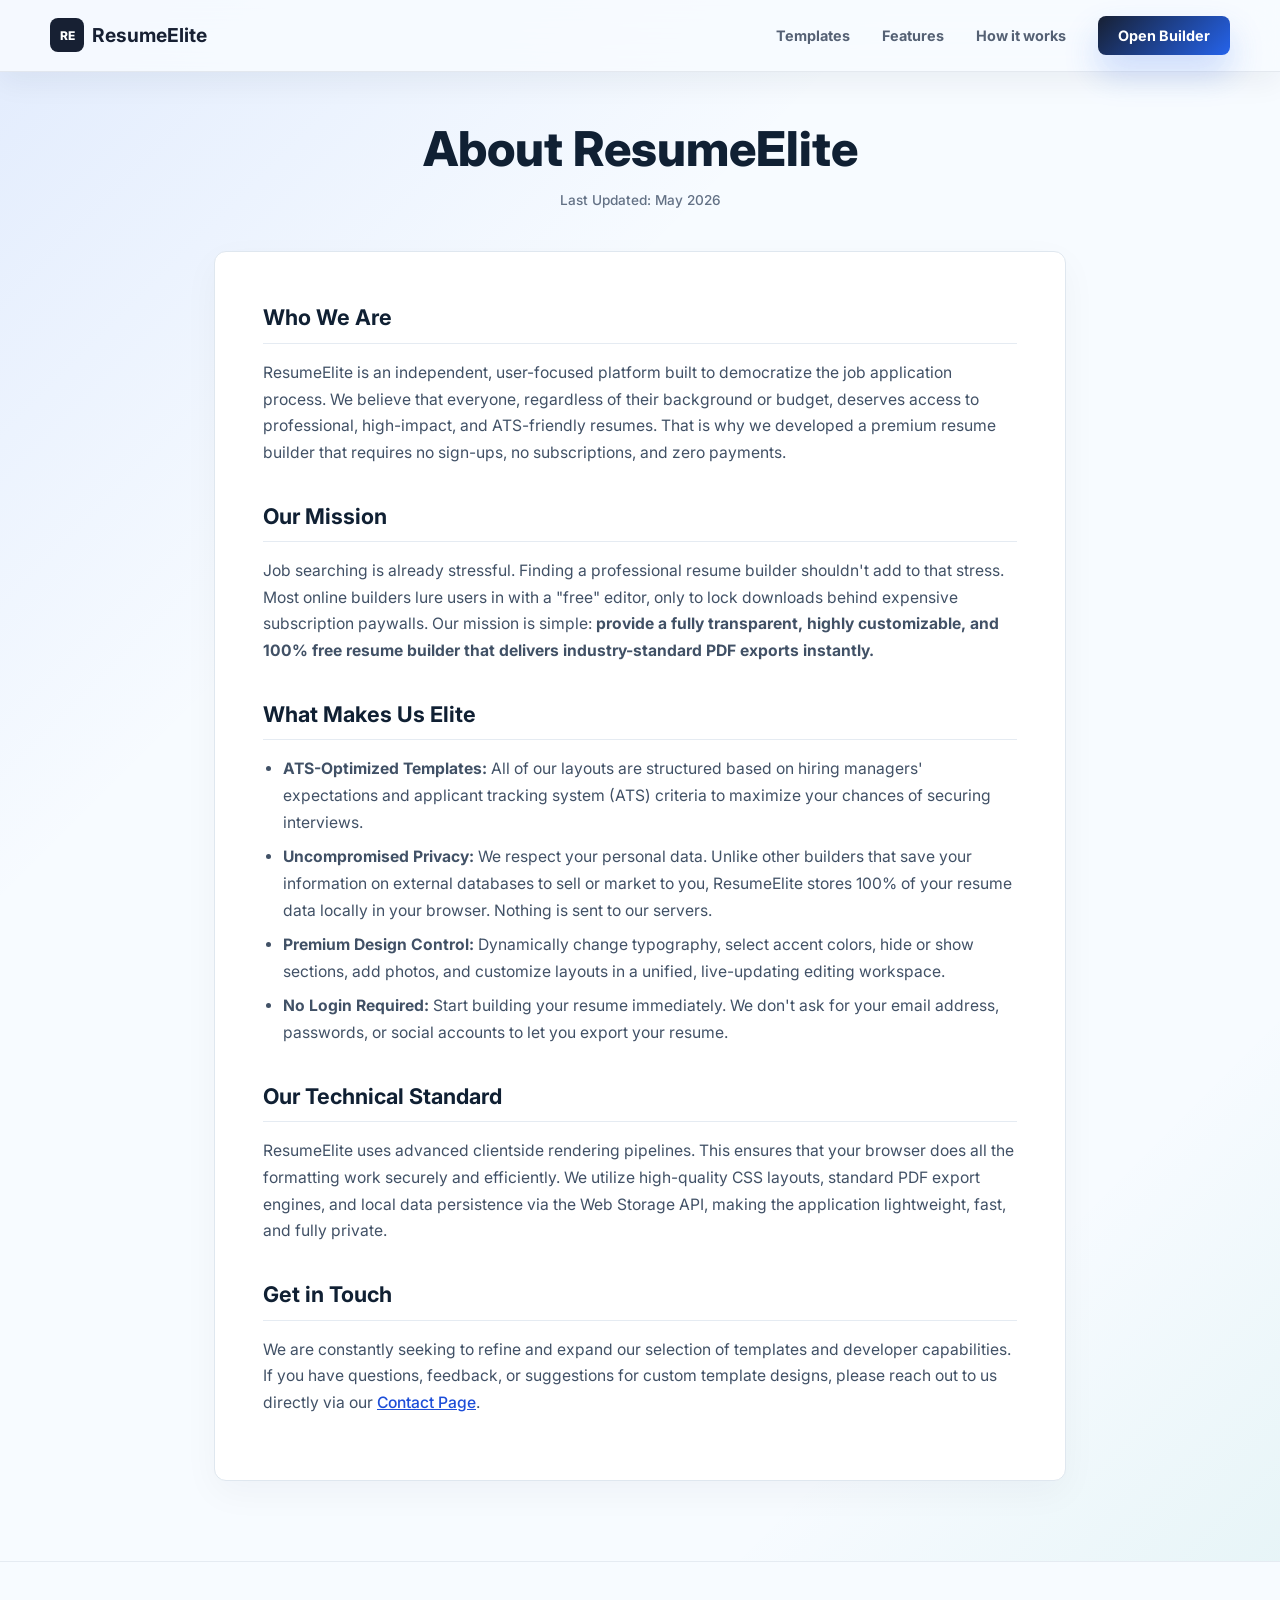
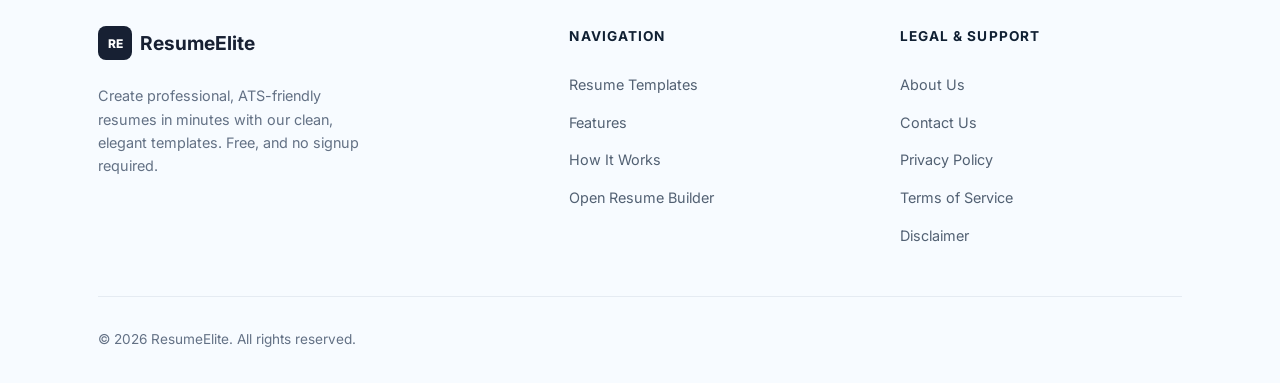
<file: about.html>
<!DOCTYPE html>
<html lang="en">

<head>
  <meta charset="UTF-8" />
  <meta name="viewport" content="width=device-width, initial-scale=1.0" />
  <title>About Us | ResumeElite</title>
  <meta name="description" content="Learn more about ResumeElite, our mission to simplify resume building, and our commitment to providing free, premium, ATS-friendly CV templates." />
  <meta name="robots" content="index, follow" />
  <meta name="author" content="ResumeElite" />
  <meta name="theme-color" content="#0f172a" />

  <link rel="preconnect" href="https://fonts.googleapis.com" />
  <link rel="preconnect" href="https://fonts.gstatic.com" crossorigin />
  <link href="https://fonts.googleapis.com/css2?family=Inter:wght@300;400;500;600;700;800;900&display=swap" rel="stylesheet" />
  <link rel="stylesheet" href="styles.css?v=homepage-redesign-20260515" />
</head>

<body class="landing-page info-page">

  <!-- Navbar -->
  <nav class="navbar">
    <div class="nav-inner">
      <a href="index.html" class="logo">
        <span class="logo-icon">RE</span>
        <span class="logo-text">ResumeElite</span>
      </a>
      <div class="nav-links">
        <a href="index.html#templates">Templates</a>
        <a href="index.html#features">Features</a>
        <a href="index.html#process">How it works</a>
        <a href="editor.html" class="btn-nav-cta">Open Builder</a>
      </div>
    </div>
  </nav>

  <!-- Content Container -->
  <main class="info-page-container">
    <div class="info-header">
      <h1>About ResumeElite</h1>
      <p class="info-updated">Last Updated: May 2026</p>
    </div>
    
    <div class="info-card">
      <div class="info-content">
        <h2>Who We Are</h2>
        <p>ResumeElite is an independent, user-focused platform built to democratize the job application process. We believe that everyone, regardless of their background or budget, deserves access to professional, high-impact, and ATS-friendly resumes. That is why we developed a premium resume builder that requires no sign-ups, no subscriptions, and zero payments.</p>

        <h2>Our Mission</h2>
        <p>Job searching is already stressful. Finding a professional resume builder shouldn't add to that stress. Most online builders lure users in with a "free" editor, only to lock downloads behind expensive subscription paywalls. Our mission is simple: <strong>provide a fully transparent, highly customizable, and 100% free resume builder that delivers industry-standard PDF exports instantly.</strong></p>

        <h2>What Makes Us Elite</h2>
        <ul>
          <li><strong>ATS-Optimized Templates:</strong> All of our layouts are structured based on hiring managers' expectations and applicant tracking system (ATS) criteria to maximize your chances of securing interviews.</li>
          <li><strong>Uncompromised Privacy:</strong> We respect your personal data. Unlike other builders that save your information on external databases to sell or market to you, ResumeElite stores 100% of your resume data locally in your browser. Nothing is sent to our servers.</li>
          <li><strong>Premium Design Control:</strong> Dynamically change typography, select accent colors, hide or show sections, add photos, and customize layouts in a unified, live-updating editing workspace.</li>
          <li><strong>No Login Required:</strong> Start building your resume immediately. We don't ask for your email address, passwords, or social accounts to let you export your resume.</li>
        </ul>

        <h2>Our Technical Standard</h2>
        <p>ResumeElite uses advanced clientside rendering pipelines. This ensures that your browser does all the formatting work securely and efficiently. We utilize high-quality CSS layouts, standard PDF export engines, and local data persistence via the Web Storage API, making the application lightweight, fast, and fully private.</p>

        <h2>Get in Touch</h2>
        <p>We are constantly seeking to refine and expand our selection of templates and developer capabilities. If you have questions, feedback, or suggestions for custom template designs, please reach out to us directly via our <a href="contact.html">Contact Page</a>.</p>
      </div>
    </div>
  </main>

  <!-- Footer -->
  <footer class="footer">
    <div class="container">
      <div class="footer-grid">
        <div class="footer-col footer-brand">
          <a href="index.html" class="logo">
            <span class="logo-icon">RE</span>
            <span class="logo-text">ResumeElite</span>
          </a>
          <p>Create professional, ATS-friendly resumes in minutes with our clean, elegant templates. Free, and no signup required.</p>
        </div>
        <div class="footer-col">
          <h4>Navigation</h4>
          <ul class="footer-links">
            <li><a href="index.html#templates">Resume Templates</a></li>
            <li><a href="index.html#features">Features</a></li>
            <li><a href="index.html#process">How It Works</a></li>
            <li><a href="editor.html">Open Resume Builder</a></li>
          </ul>
        </div>
        <div class="footer-col">
          <h4>Legal & Support</h4>
          <ul class="footer-links">
            <li><a href="about.html">About Us</a></li>
            <li><a href="contact.html">Contact Us</a></li>
            <li><a href="privacy.html">Privacy Policy</a></li>
            <li><a href="terms.html">Terms of Service</a></li>
            <li><a href="disclaimer.html">Disclaimer</a></li>
          </ul>
        </div>
      </div>
      <div class="footer-bottom">
        <p class="footer-copy">© 2026 ResumeElite. All rights reserved.</p>
      </div>
    </div>
  </footer>

</body>

</html>
</file>
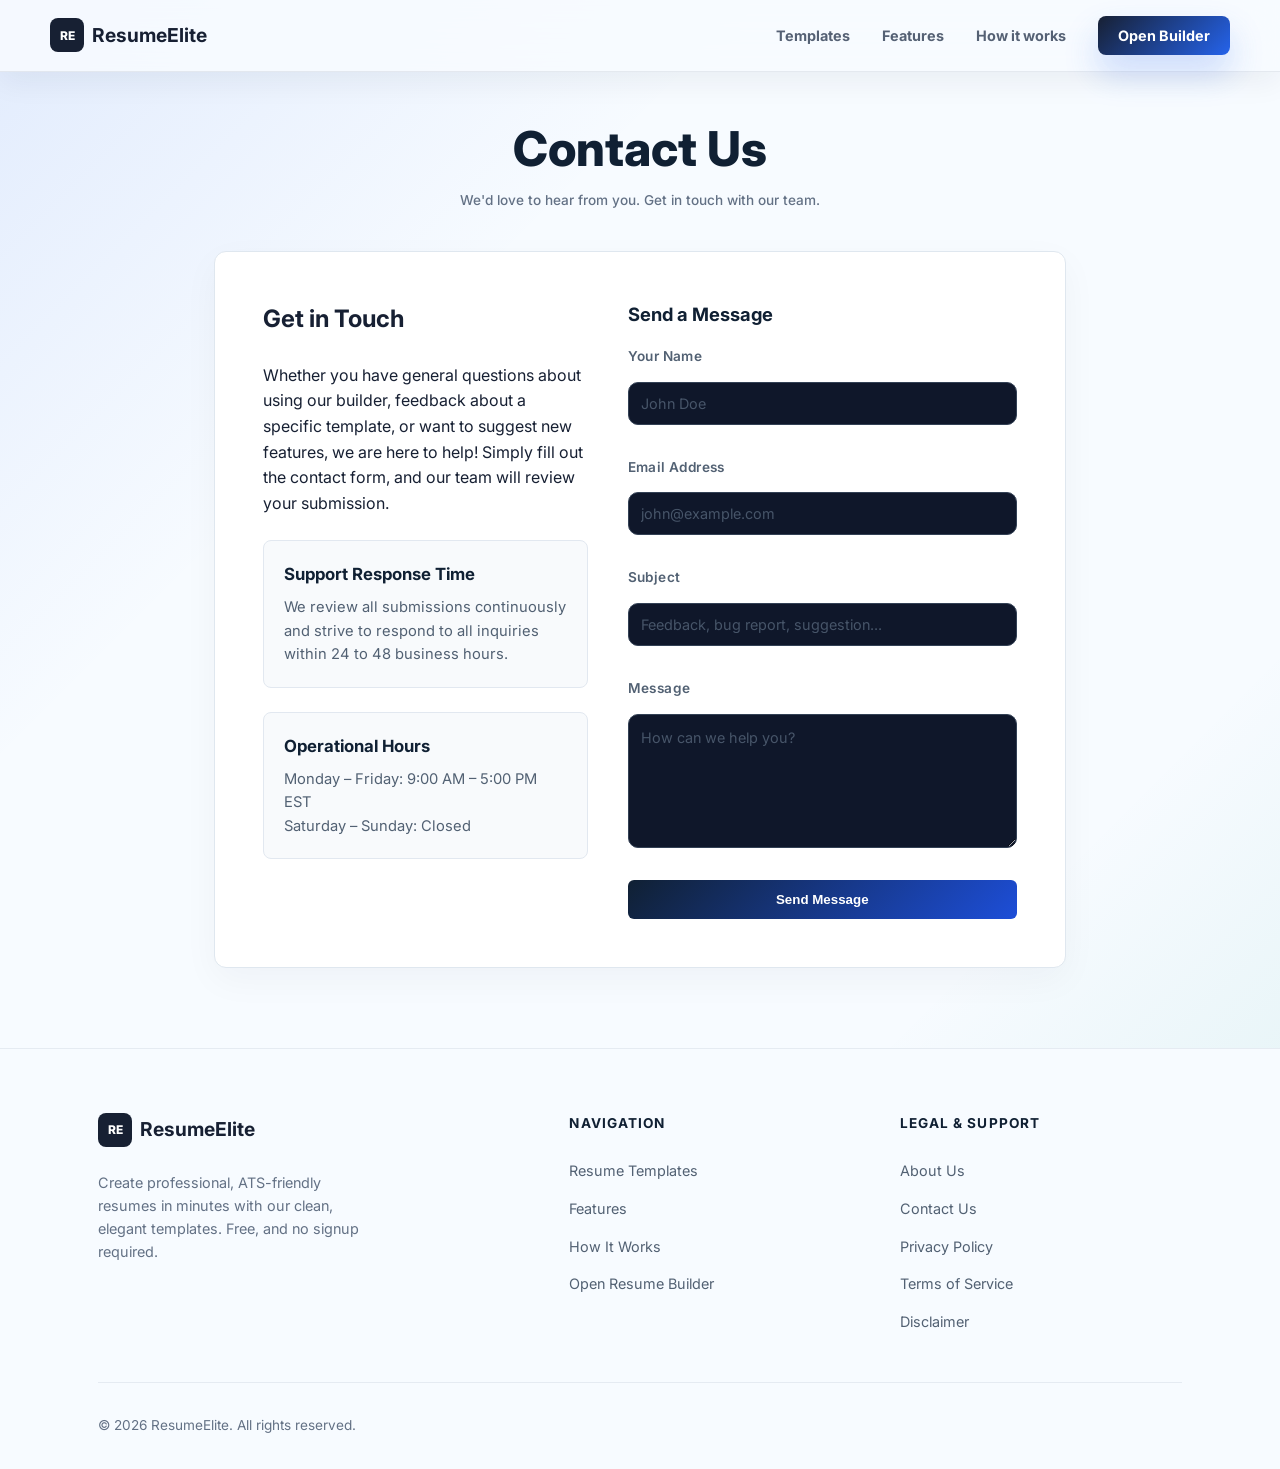
<file: contact.html>
<!DOCTYPE html>
<html lang="en">

<head>
  <meta charset="UTF-8" />
  <meta name="viewport" content="width=device-width, initial-scale=1.0" />
  <title>Contact Us | ResumeElite</title>
  <meta name="description" content="Have questions, suggestions, or feedback? Get in touch with the ResumeElite team via our official email address or by submitting our contact form." />
  <meta name="robots" content="index, follow" />
  <meta name="author" content="ResumeElite" />
  <meta name="theme-color" content="#0f172a" />

  <link rel="preconnect" href="https://fonts.googleapis.com" />
  <link rel="preconnect" href="https://fonts.gstatic.com" crossorigin />
  <link href="https://fonts.googleapis.com/css2?family=Inter:wght@300;400;500;600;700;800;900&display=swap" rel="stylesheet" />
  <link rel="stylesheet" href="styles.css?v=homepage-redesign-20260515" />
</head>

<body class="landing-page info-page">

  <!-- Navbar -->
  <nav class="navbar">
    <div class="nav-inner">
      <a href="index.html" class="logo">
        <span class="logo-icon">RE</span>
        <span class="logo-text">ResumeElite</span>
      </a>
      <div class="nav-links">
        <a href="index.html#templates">Templates</a>
        <a href="index.html#features">Features</a>
        <a href="index.html#process">How it works</a>
        <a href="editor.html" class="btn-nav-cta">Open Builder</a>
      </div>
    </div>
  </nav>

  <!-- Content Container -->
  <main class="info-page-container">
    <div class="info-header">
      <h1>Contact Us</h1>
      <p class="info-updated">We'd love to hear from you. Get in touch with our team.</p>
    </div>
    
    <div class="info-card">
      <div class="contact-grid">
        <!-- Contact Details -->
        <div class="contact-info-block">
          <h2>Get in Touch</h2>
          <p>Whether you have general questions about using our builder, feedback about a specific template, or want to suggest new features, we are here to help! Simply fill out the contact form, and our team will review your submission.</p>
          
          <div class="contact-card">
            <h3>Support Response Time</h3>
            <p>We review all submissions continuously and strive to respond to all inquiries within 24 to 48 business hours.</p>
          </div>
          
          <div class="contact-card">
            <h3>Operational Hours</h3>
            <p>Monday – Friday: 9:00 AM – 5:00 PM EST</p>
            <p>Saturday – Sunday: Closed</p>
          </div>
        </div>

        <!-- Contact Form -->
        <div class="contact-form-block">
          <h3>Send a Message</h3>
          <form class="contact-form" id="contact-form" method="POST">
            <!-- Honeypot field to prevent spam -->
            <input type="text" name="_honey" style="display:none">
            
            <!-- Disable captcha for friction-free UX -->
            <input type="hidden" name="_captcha" value="false">
            
            <!-- Email subject -->
            <input type="hidden" name="_subject" value="New message from ResumeElite contact form!">

            <div class="form-row">
              <div class="form-group">
                <label for="contact-name">Your Name</label>
                <input type="text" id="contact-name" name="name" placeholder="John Doe" required />
              </div>
            </div>
            <div class="form-row">
              <div class="form-group">
                <label for="contact-email">Email Address</label>
                <input type="email" id="contact-email" name="email" placeholder="john@example.com" required />
              </div>
            </div>
            <div class="form-group">
              <label for="contact-subject">Subject</label>
              <input type="text" id="contact-subject" name="subject" placeholder="Feedback, bug report, suggestion..." required />
            </div>
            <div class="form-group">
              <label for="contact-message">Message</label>
              <textarea id="contact-message" name="message" rows="5" placeholder="How can we help you?" required></textarea>
            </div>
            <button type="submit" class="btn-contact-submit">Send Message</button>
          </form>
        </div>
      </div>
    </div>
  </main>

  <script>
    document.addEventListener("DOMContentLoaded", function() {
      const form = document.getElementById("contact-form");
      if (form) {
        // Obfuscate the destination email address using JavaScript variables
        // This hides the address from simple source code inspection and static site crawlers
        const user = "resumeelite";
        const domain = "gmail.com";
        form.action = `https://formsubmit.co/${user}@${domain}`;
        
        // Dynamically build the redirect URL to match either local development port or live environment domain
        const redirectInput = document.createElement("input");
        redirectInput.type = "hidden";
        redirectInput.name = "_next";
        redirectInput.value = `${window.location.origin}${window.location.pathname}?success=true`;
        form.appendChild(redirectInput);
      }

      // Check if URL parameters signify a successful form submission
      const urlParams = new URLSearchParams(window.location.search);
      if (urlParams.get("success") === "true") {
        const formBlock = document.querySelector(".contact-form-block");
        if (formBlock) {
          formBlock.innerHTML = `
            <div style="background: rgba(16, 185, 129, 0.08); border: 1px solid rgba(16, 185, 129, 0.2); border-radius: 8px; padding: 32px; text-align: center; margin-top: 10px;">
              <span style="font-size: 2.5rem; display: block; margin-bottom: 12px; filter: grayscale(0.2);">✅</span>
              <h3 style="color: #065f46; font-size: 1.2rem; font-weight: 700; margin-bottom: 8px; font-family: 'Inter', sans-serif;">Message Sent Successfully!</h3>
              <p style="color: #374151; font-size: 0.95rem; line-height: 1.6; margin-bottom: 20px;">Thank you for contacting ResumeElite. We have received your message and our team will get back to you shortly.</p>
              <a href="contact.html" style="display: inline-block; background: linear-gradient(135deg, #102033, #1d4ed8); color: #fff; text-decoration: none; padding: 10px 20px; border-radius: 6px; font-size: 0.88rem; font-weight: 600; box-shadow: 0 4px 12px rgba(29, 78, 216, 0.15); transition: opacity 0.2s;">Send Another Message</a>
            </div>
          `;
        }
      }
    });
  </script>

  <!-- Footer -->
  <footer class="footer">
    <div class="container">
      <div class="footer-grid">
        <div class="footer-col footer-brand">
          <a href="index.html" class="logo">
            <span class="logo-icon">RE</span>
            <span class="logo-text">ResumeElite</span>
          </a>
          <p>Create professional, ATS-friendly resumes in minutes with our clean, elegant templates. Free, and no signup required.</p>
        </div>
        <div class="footer-col">
          <h4>Navigation</h4>
          <ul class="footer-links">
            <li><a href="index.html#templates">Resume Templates</a></li>
            <li><a href="index.html#features">Features</a></li>
            <li><a href="index.html#process">How It Works</a></li>
            <li><a href="editor.html">Open Resume Builder</a></li>
          </ul>
        </div>
        <div class="footer-col">
          <h4>Legal & Support</h4>
          <ul class="footer-links">
            <li><a href="about.html">About Us</a></li>
            <li><a href="contact.html">Contact Us</a></li>
            <li><a href="privacy.html">Privacy Policy</a></li>
            <li><a href="terms.html">Terms of Service</a></li>
            <li><a href="disclaimer.html">Disclaimer</a></li>
          </ul>
        </div>
      </div>
      <div class="footer-bottom">
        <p class="footer-copy">© 2026 ResumeElite. All rights reserved.</p>
      </div>
    </div>
  </footer>

</body>

</html>
</file>
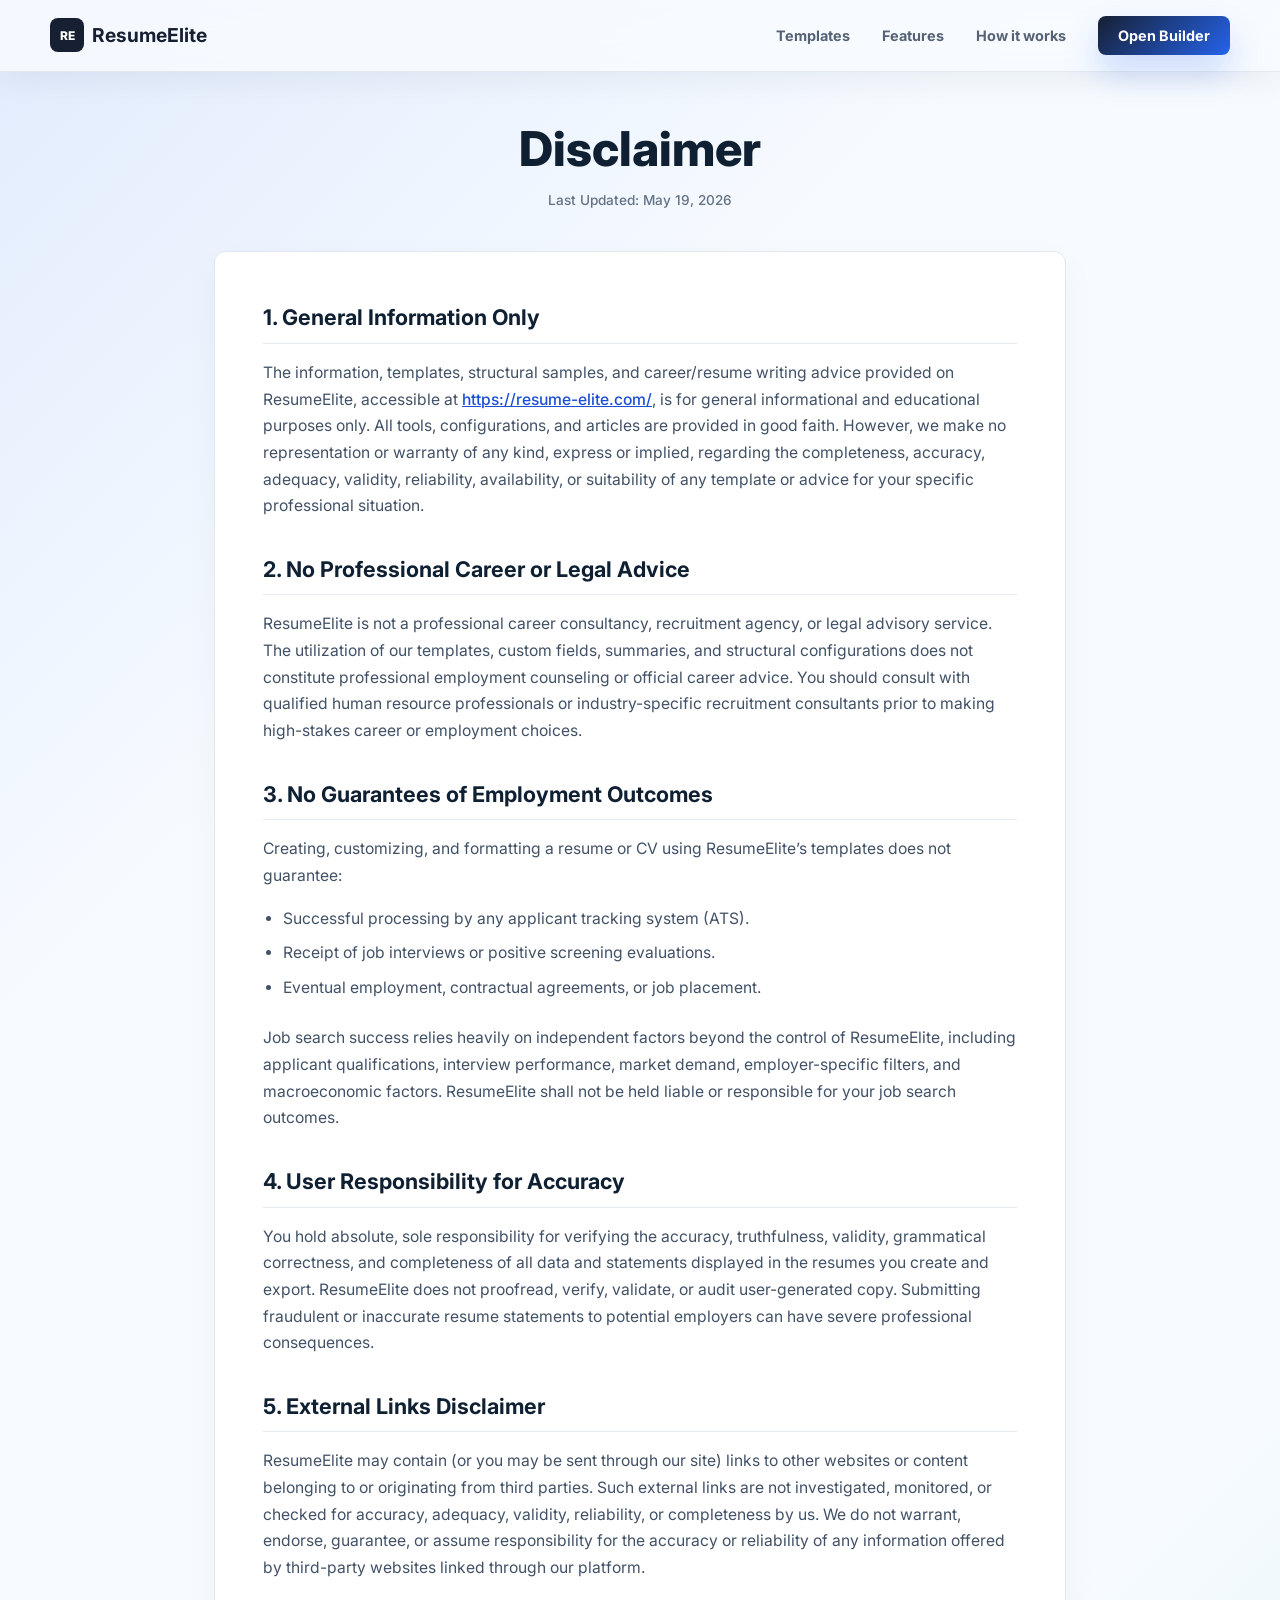
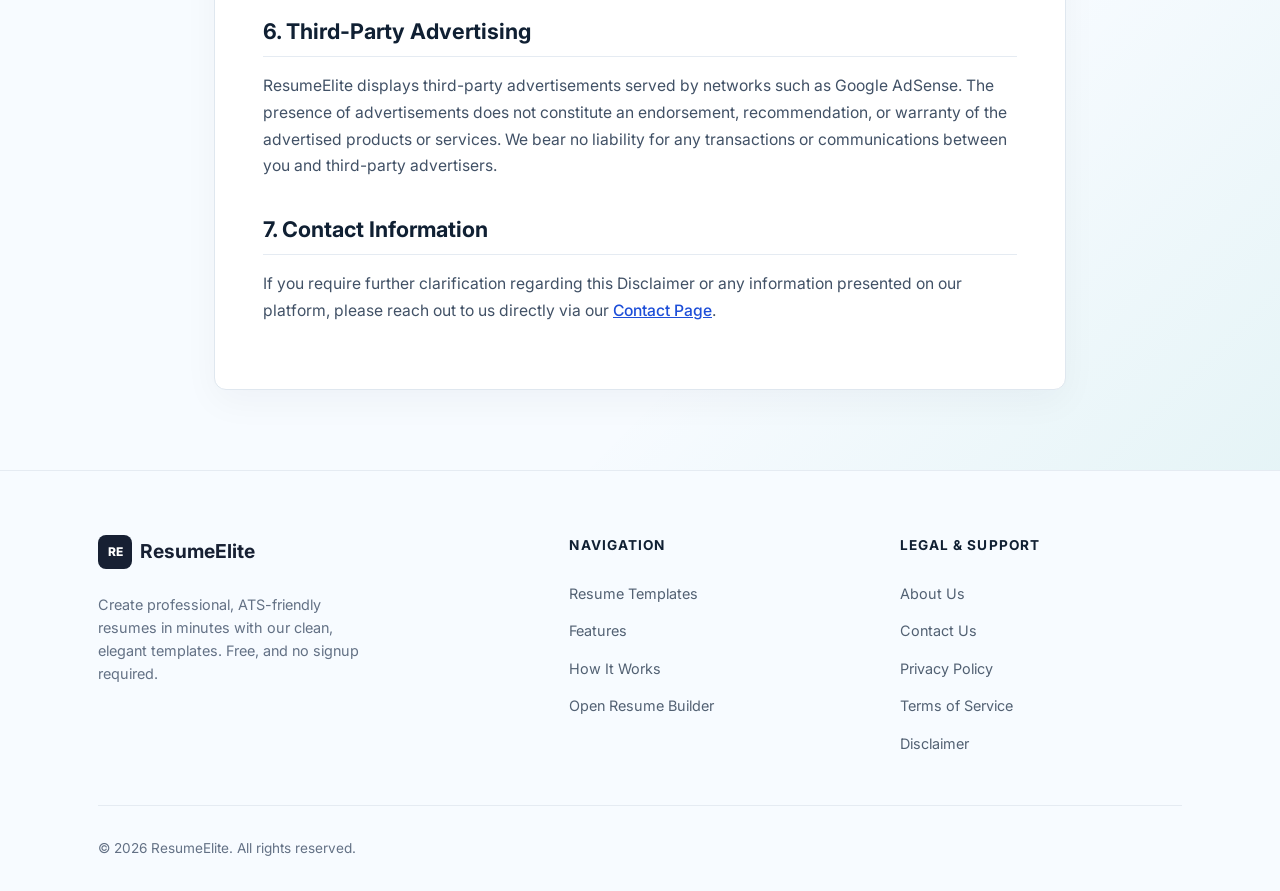
<file: disclaimer.html>
<!DOCTYPE html>
<html lang="en">

<head>
  <meta charset="UTF-8" />
  <meta name="viewport" content="width=device-width, initial-scale=1.0" />
  <title>Disclaimer | ResumeElite</title>
  <meta name="description" content="Read the Disclaimer for ResumeElite. Understand constraints regarding resume writing advice, template suitability, and employment guarantees." />
  <meta name="robots" content="index, follow" />
  <meta name="author" content="ResumeElite" />
  <meta name="theme-color" content="#0f172a" />

  <link rel="preconnect" href="https://fonts.googleapis.com" />
  <link rel="preconnect" href="https://fonts.gstatic.com" crossorigin />
  <link href="https://fonts.googleapis.com/css2?family=Inter:wght@300;400;500;600;700;800;900&display=swap" rel="stylesheet" />
  <link rel="stylesheet" href="styles.css?v=homepage-redesign-20260515" />
</head>

<body class="landing-page info-page">

  <!-- Navbar -->
  <nav class="navbar">
    <div class="nav-inner">
      <a href="index.html" class="logo">
        <span class="logo-icon">RE</span>
        <span class="logo-text">ResumeElite</span>
      </a>
      <div class="nav-links">
        <a href="index.html#templates">Templates</a>
        <a href="index.html#features">Features</a>
        <a href="index.html#process">How it works</a>
        <a href="editor.html" class="btn-nav-cta">Open Builder</a>
      </div>
    </div>
  </nav>

  <!-- Content Container -->
  <main class="info-page-container">
    <div class="info-header">
      <h1>Disclaimer</h1>
      <p class="info-updated">Last Updated: May 19, 2026</p>
    </div>
    
    <div class="info-card">
      <div class="info-content">
        <h2>1. General Information Only</h2>
        <p>The information, templates, structural samples, and career/resume writing advice provided on ResumeElite, accessible at <a href="https://resume-elite.com/">https://resume-elite.com/</a>, is for general informational and educational purposes only. All tools, configurations, and articles are provided in good faith. However, we make no representation or warranty of any kind, express or implied, regarding the completeness, accuracy, adequacy, validity, reliability, availability, or suitability of any template or advice for your specific professional situation.</p>

        <h2>2. No Professional Career or Legal Advice</h2>
        <p>ResumeElite is not a professional career consultancy, recruitment agency, or legal advisory service. The utilization of our templates, custom fields, summaries, and structural configurations does not constitute professional employment counseling or official career advice. You should consult with qualified human resource professionals or industry-specific recruitment consultants prior to making high-stakes career or employment choices.</p>

        <h2>3. No Guarantees of Employment Outcomes</h2>
        <p>Creating, customizing, and formatting a resume or CV using ResumeElite’s templates does not guarantee:
        <ul>
          <li>Successful processing by any applicant tracking system (ATS).</li>
          <li>Receipt of job interviews or positive screening evaluations.</li>
          <li>Eventual employment, contractual agreements, or job placement.</li>
        </ul>
        <p>Job search success relies heavily on independent factors beyond the control of ResumeElite, including applicant qualifications, interview performance, market demand, employer-specific filters, and macroeconomic factors. ResumeElite shall not be held liable or responsible for your job search outcomes.</p>

        <h2>4. User Responsibility for Accuracy</h2>
        <p>You hold absolute, sole responsibility for verifying the accuracy, truthfulness, validity, grammatical correctness, and completeness of all data and statements displayed in the resumes you create and export. ResumeElite does not proofread, verify, validate, or audit user-generated copy. Submitting fraudulent or inaccurate resume statements to potential employers can have severe professional consequences.</p>

        <h2>5. External Links Disclaimer</h2>
        <p>ResumeElite may contain (or you may be sent through our site) links to other websites or content belonging to or originating from third parties. Such external links are not investigated, monitored, or checked for accuracy, adequacy, validity, reliability, or completeness by us. We do not warrant, endorse, guarantee, or assume responsibility for the accuracy or reliability of any information offered by third-party websites linked through our platform.</p>

        <h2>6. Third-Party Advertising</h2>
        <p>ResumeElite displays third-party advertisements served by networks such as Google AdSense. The presence of advertisements does not constitute an endorsement, recommendation, or warranty of the advertised products or services. We bear no liability for any transactions or communications between you and third-party advertisers.</p>

        <h2>7. Contact Information</h2>
        <p>If you require further clarification regarding this Disclaimer or any information presented on our platform, please reach out to us directly via our <a href="contact.html">Contact Page</a>.</p>
      </div>
    </div>
  </main>

  <!-- Footer -->
  <footer class="footer">
    <div class="container">
      <div class="footer-grid">
        <div class="footer-col footer-brand">
          <a href="index.html" class="logo">
            <span class="logo-icon">RE</span>
            <span class="logo-text">ResumeElite</span>
          </a>
          <p>Create professional, ATS-friendly resumes in minutes with our clean, elegant templates. Free, and no signup required.</p>
        </div>
        <div class="footer-col">
          <h4>Navigation</h4>
          <ul class="footer-links">
            <li><a href="index.html#templates">Resume Templates</a></li>
            <li><a href="index.html#features">Features</a></li>
            <li><a href="index.html#process">How It Works</a></li>
            <li><a href="editor.html">Open Resume Builder</a></li>
          </ul>
        </div>
        <div class="footer-col">
          <h4>Legal & Support</h4>
          <ul class="footer-links">
            <li><a href="about.html">About Us</a></li>
            <li><a href="contact.html">Contact Us</a></li>
            <li><a href="privacy.html">Privacy Policy</a></li>
            <li><a href="terms.html">Terms of Service</a></li>
            <li><a href="disclaimer.html">Disclaimer</a></li>
          </ul>
        </div>
      </div>
      <div class="footer-bottom">
        <p class="footer-copy">© 2026 ResumeElite. All rights reserved.</p>
      </div>
    </div>
  </footer>

</body>

</html>
</file>
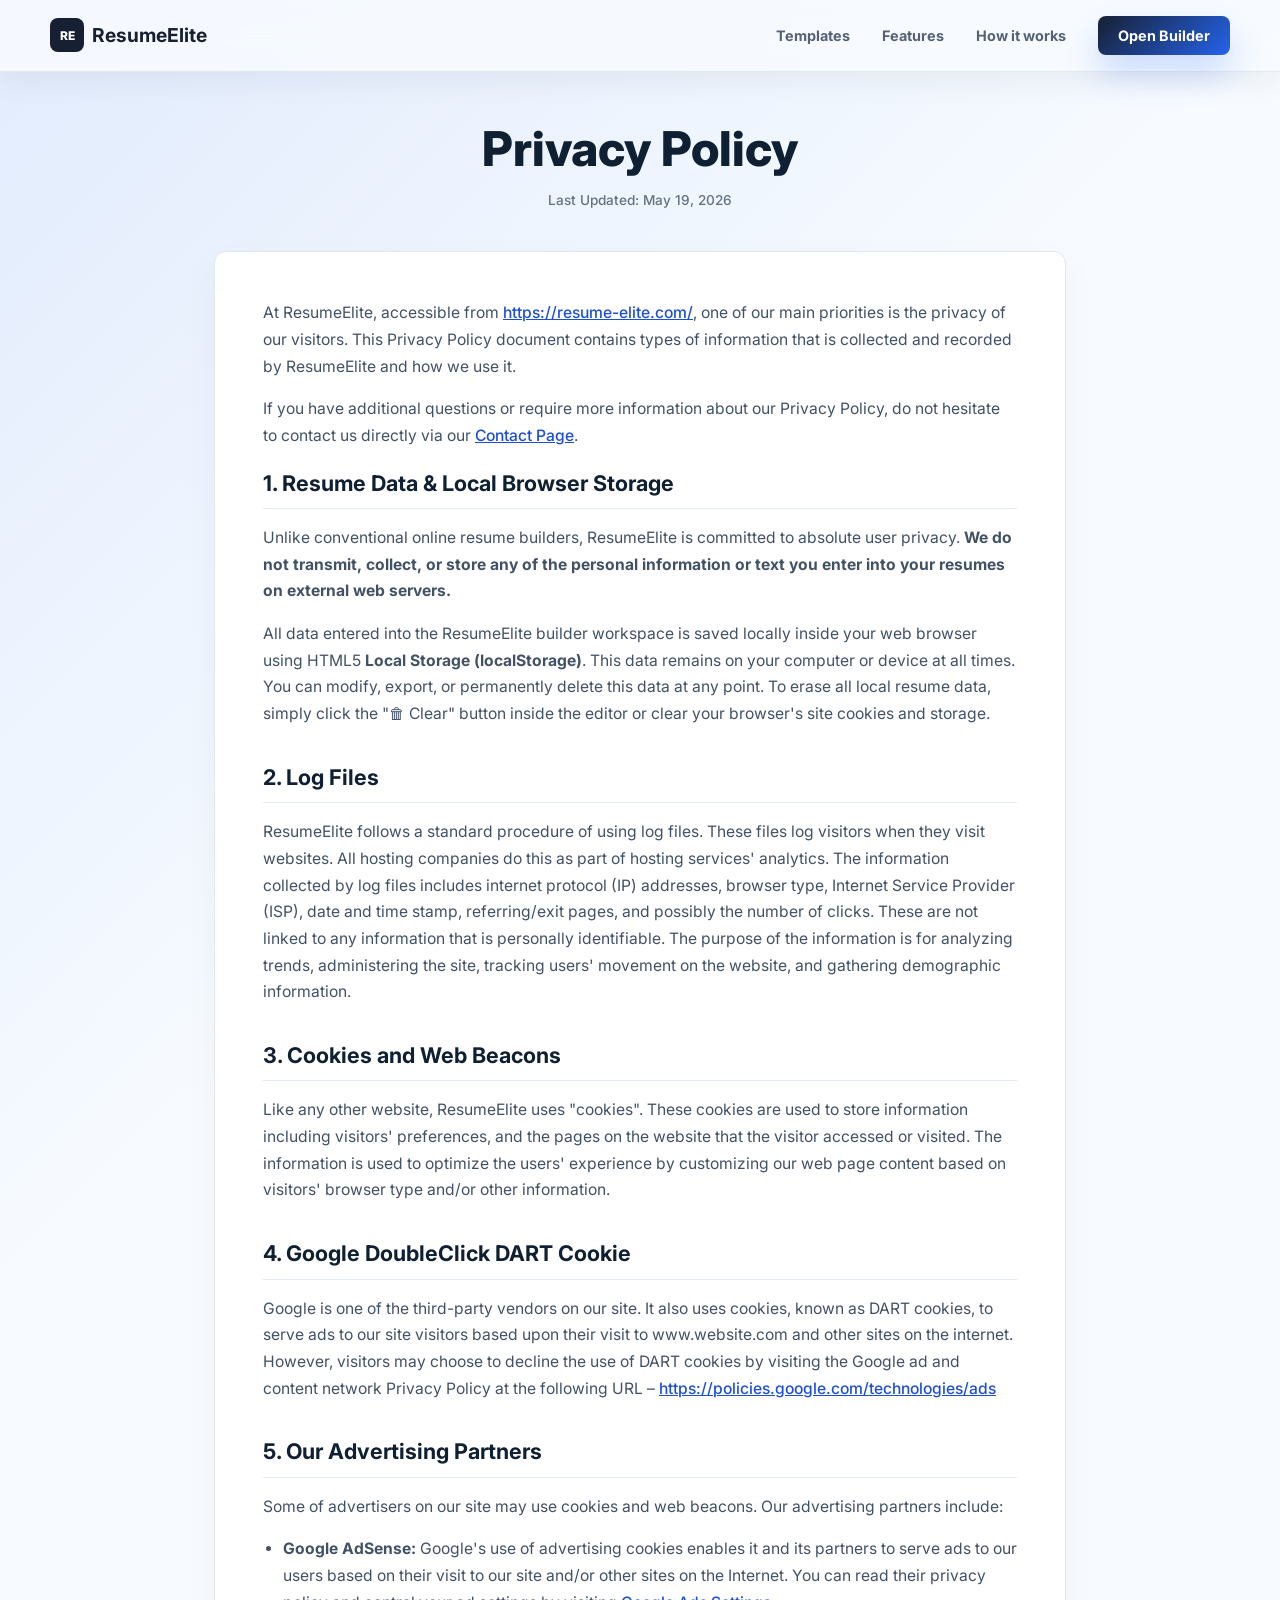
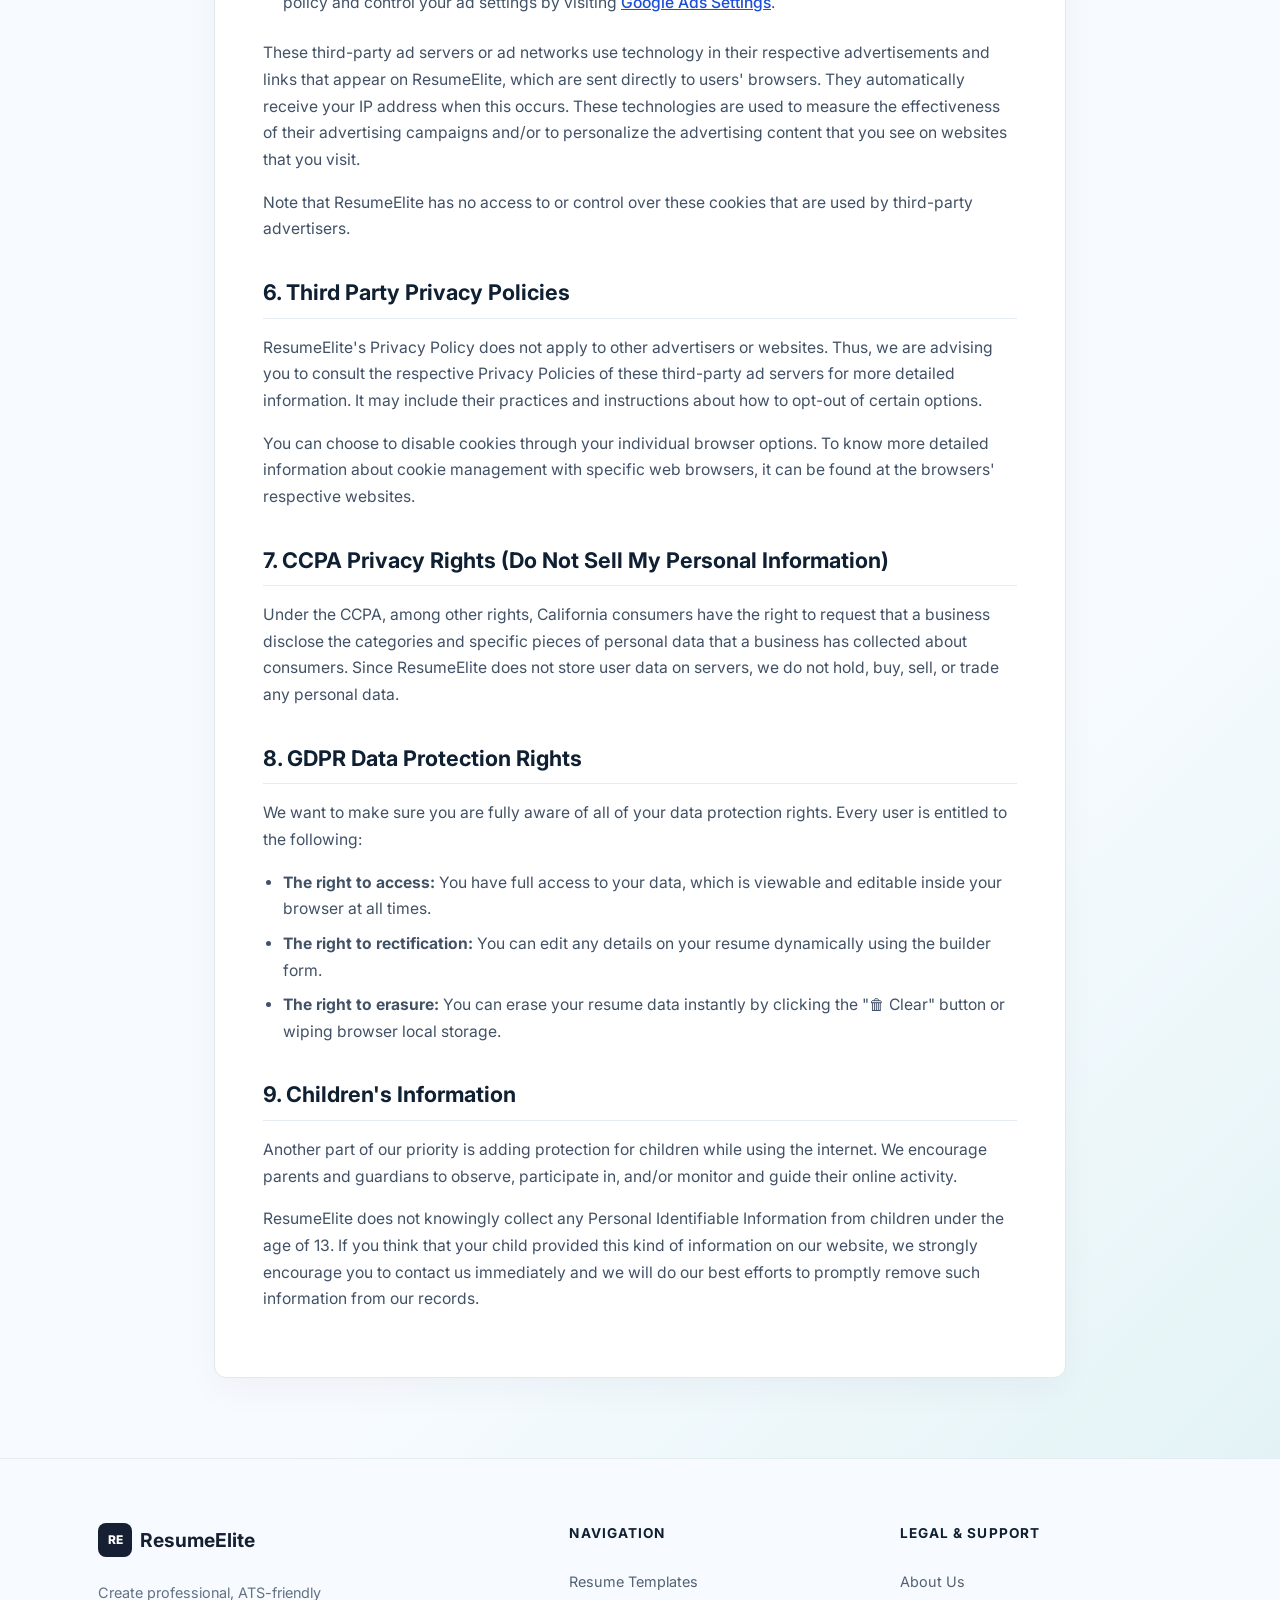
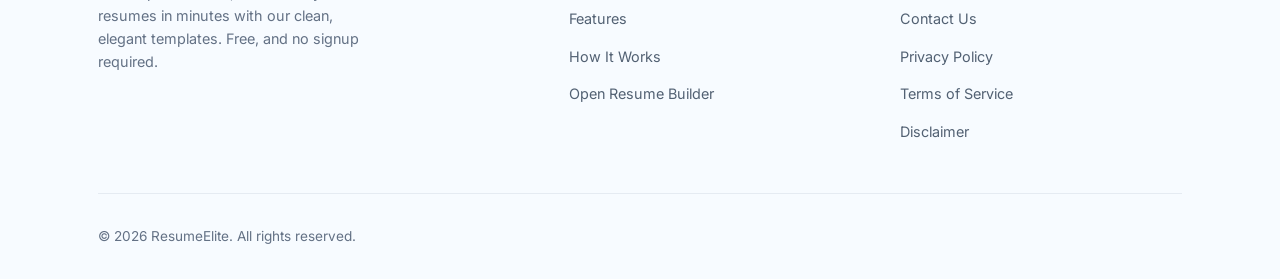
<file: privacy.html>
<!DOCTYPE html>
<html lang="en">

<head>
  <meta charset="UTF-8" />
  <meta name="viewport" content="width=device-width, initial-scale=1.0" />
  <title>Privacy Policy | ResumeElite</title>
  <meta name="description" content="Read the Privacy Policy for ResumeElite. Understand how we use local storage to keep your resume data private, cookie disclosures, and Google AdSense guidelines." />
  <meta name="robots" content="index, follow" />
  <meta name="author" content="ResumeElite" />
  <meta name="theme-color" content="#0f172a" />

  <link rel="preconnect" href="https://fonts.googleapis.com" />
  <link rel="preconnect" href="https://fonts.gstatic.com" crossorigin />
  <link href="https://fonts.googleapis.com/css2?family=Inter:wght@300;400;500;600;700;800;900&display=swap" rel="stylesheet" />
  <link rel="stylesheet" href="styles.css?v=homepage-redesign-20260515" />
</head>

<body class="landing-page info-page">

  <!-- Navbar -->
  <nav class="navbar">
    <div class="nav-inner">
      <a href="index.html" class="logo">
        <span class="logo-icon">RE</span>
        <span class="logo-text">ResumeElite</span>
      </a>
      <div class="nav-links">
        <a href="index.html#templates">Templates</a>
        <a href="index.html#features">Features</a>
        <a href="index.html#process">How it works</a>
        <a href="editor.html" class="btn-nav-cta">Open Builder</a>
      </div>
    </div>
  </nav>

  <!-- Content Container -->
  <main class="info-page-container">
    <div class="info-header">
      <h1>Privacy Policy</h1>
      <p class="info-updated">Last Updated: May 19, 2026</p>
    </div>
    
    <div class="info-card">
      <div class="info-content">
        <p>At ResumeElite, accessible from <a href="https://resume-elite.com/">https://resume-elite.com/</a>, one of our main priorities is the privacy of our visitors. This Privacy Policy document contains types of information that is collected and recorded by ResumeElite and how we use it.</p>
        
        <p>If you have additional questions or require more information about our Privacy Policy, do not hesitate to contact us directly via our <a href="contact.html">Contact Page</a>.</p>

        <h2>1. Resume Data & Local Browser Storage</h2>
        <p>Unlike conventional online resume builders, ResumeElite is committed to absolute user privacy. <strong>We do not transmit, collect, or store any of the personal information or text you enter into your resumes on external web servers.</strong></p>
        <p>All data entered into the ResumeElite builder workspace is saved locally inside your web browser using HTML5 <strong>Local Storage (localStorage)</strong>. This data remains on your computer or device at all times. You can modify, export, or permanently delete this data at any point. To erase all local resume data, simply click the "🗑 Clear" button inside the editor or clear your browser's site cookies and storage.</p>

        <h2>2. Log Files</h2>
        <p>ResumeElite follows a standard procedure of using log files. These files log visitors when they visit websites. All hosting companies do this as part of hosting services' analytics. The information collected by log files includes internet protocol (IP) addresses, browser type, Internet Service Provider (ISP), date and time stamp, referring/exit pages, and possibly the number of clicks. These are not linked to any information that is personally identifiable. The purpose of the information is for analyzing trends, administering the site, tracking users' movement on the website, and gathering demographic information.</p>

        <h2>3. Cookies and Web Beacons</h2>
        <p>Like any other website, ResumeElite uses "cookies". These cookies are used to store information including visitors' preferences, and the pages on the website that the visitor accessed or visited. The information is used to optimize the users' experience by customizing our web page content based on visitors' browser type and/or other information.</p>

        <h2>4. Google DoubleClick DART Cookie</h2>
        <p>Google is one of the third-party vendors on our site. It also uses cookies, known as DART cookies, to serve ads to our site visitors based upon their visit to www.website.com and other sites on the internet. However, visitors may choose to decline the use of DART cookies by visiting the Google ad and content network Privacy Policy at the following URL – <a href="https://policies.google.com/technologies/ads" target="_blank" rel="noopener noreferrer">https://policies.google.com/technologies/ads</a></p>

        <h2>5. Our Advertising Partners</h2>
        <p>Some of advertisers on our site may use cookies and web beacons. Our advertising partners include:</p>
        <ul>
          <li><strong>Google AdSense:</strong> Google's use of advertising cookies enables it and its partners to serve ads to our users based on their visit to our site and/or other sites on the Internet. You can read their privacy policy and control your ad settings by visiting <a href="https://adssettings.google.com/" target="_blank" rel="noopener noreferrer">Google Ads Settings</a>.</li>
        </ul>
        <p>These third-party ad servers or ad networks use technology in their respective advertisements and links that appear on ResumeElite, which are sent directly to users' browsers. They automatically receive your IP address when this occurs. These technologies are used to measure the effectiveness of their advertising campaigns and/or to personalize the advertising content that you see on websites that you visit.</p>
        <p>Note that ResumeElite has no access to or control over these cookies that are used by third-party advertisers.</p>

        <h2>6. Third Party Privacy Policies</h2>
        <p>ResumeElite's Privacy Policy does not apply to other advertisers or websites. Thus, we are advising you to consult the respective Privacy Policies of these third-party ad servers for more detailed information. It may include their practices and instructions about how to opt-out of certain options.</p>
        <p>You can choose to disable cookies through your individual browser options. To know more detailed information about cookie management with specific web browsers, it can be found at the browsers' respective websites.</p>

        <h2>7. CCPA Privacy Rights (Do Not Sell My Personal Information)</h2>
        <p>Under the CCPA, among other rights, California consumers have the right to request that a business disclose the categories and specific pieces of personal data that a business has collected about consumers. Since ResumeElite does not store user data on servers, we do not hold, buy, sell, or trade any personal data.</p>

        <h2>8. GDPR Data Protection Rights</h2>
        <p>We want to make sure you are fully aware of all of your data protection rights. Every user is entitled to the following:</p>
        <ul>
          <li><strong>The right to access:</strong> You have full access to your data, which is viewable and editable inside your browser at all times.</li>
          <li><strong>The right to rectification:</strong> You can edit any details on your resume dynamically using the builder form.</li>
          <li><strong>The right to erasure:</strong> You can erase your resume data instantly by clicking the "🗑 Clear" button or wiping browser local storage.</li>
        </ul>

        <h2>9. Children's Information</h2>
        <p>Another part of our priority is adding protection for children while using the internet. We encourage parents and guardians to observe, participate in, and/or monitor and guide their online activity.</p>
        <p>ResumeElite does not knowingly collect any Personal Identifiable Information from children under the age of 13. If you think that your child provided this kind of information on our website, we strongly encourage you to contact us immediately and we will do our best efforts to promptly remove such information from our records.</p>
      </div>
    </div>
  </main>

  <!-- Footer -->
  <footer class="footer">
    <div class="container">
      <div class="footer-grid">
        <div class="footer-col footer-brand">
          <a href="index.html" class="logo">
            <span class="logo-icon">RE</span>
            <span class="logo-text">ResumeElite</span>
          </a>
          <p>Create professional, ATS-friendly resumes in minutes with our clean, elegant templates. Free, and no signup required.</p>
        </div>
        <div class="footer-col">
          <h4>Navigation</h4>
          <ul class="footer-links">
            <li><a href="index.html#templates">Resume Templates</a></li>
            <li><a href="index.html#features">Features</a></li>
            <li><a href="index.html#process">How It Works</a></li>
            <li><a href="editor.html">Open Resume Builder</a></li>
          </ul>
        </div>
        <div class="footer-col">
          <h4>Legal & Support</h4>
          <ul class="footer-links">
            <li><a href="about.html">About Us</a></li>
            <li><a href="contact.html">Contact Us</a></li>
            <li><a href="privacy.html">Privacy Policy</a></li>
            <li><a href="terms.html">Terms of Service</a></li>
            <li><a href="disclaimer.html">Disclaimer</a></li>
          </ul>
        </div>
      </div>
      <div class="footer-bottom">
        <p class="footer-copy">© 2026 ResumeElite. All rights reserved.</p>
      </div>
    </div>
  </footer>

</body>

</html>
</file>
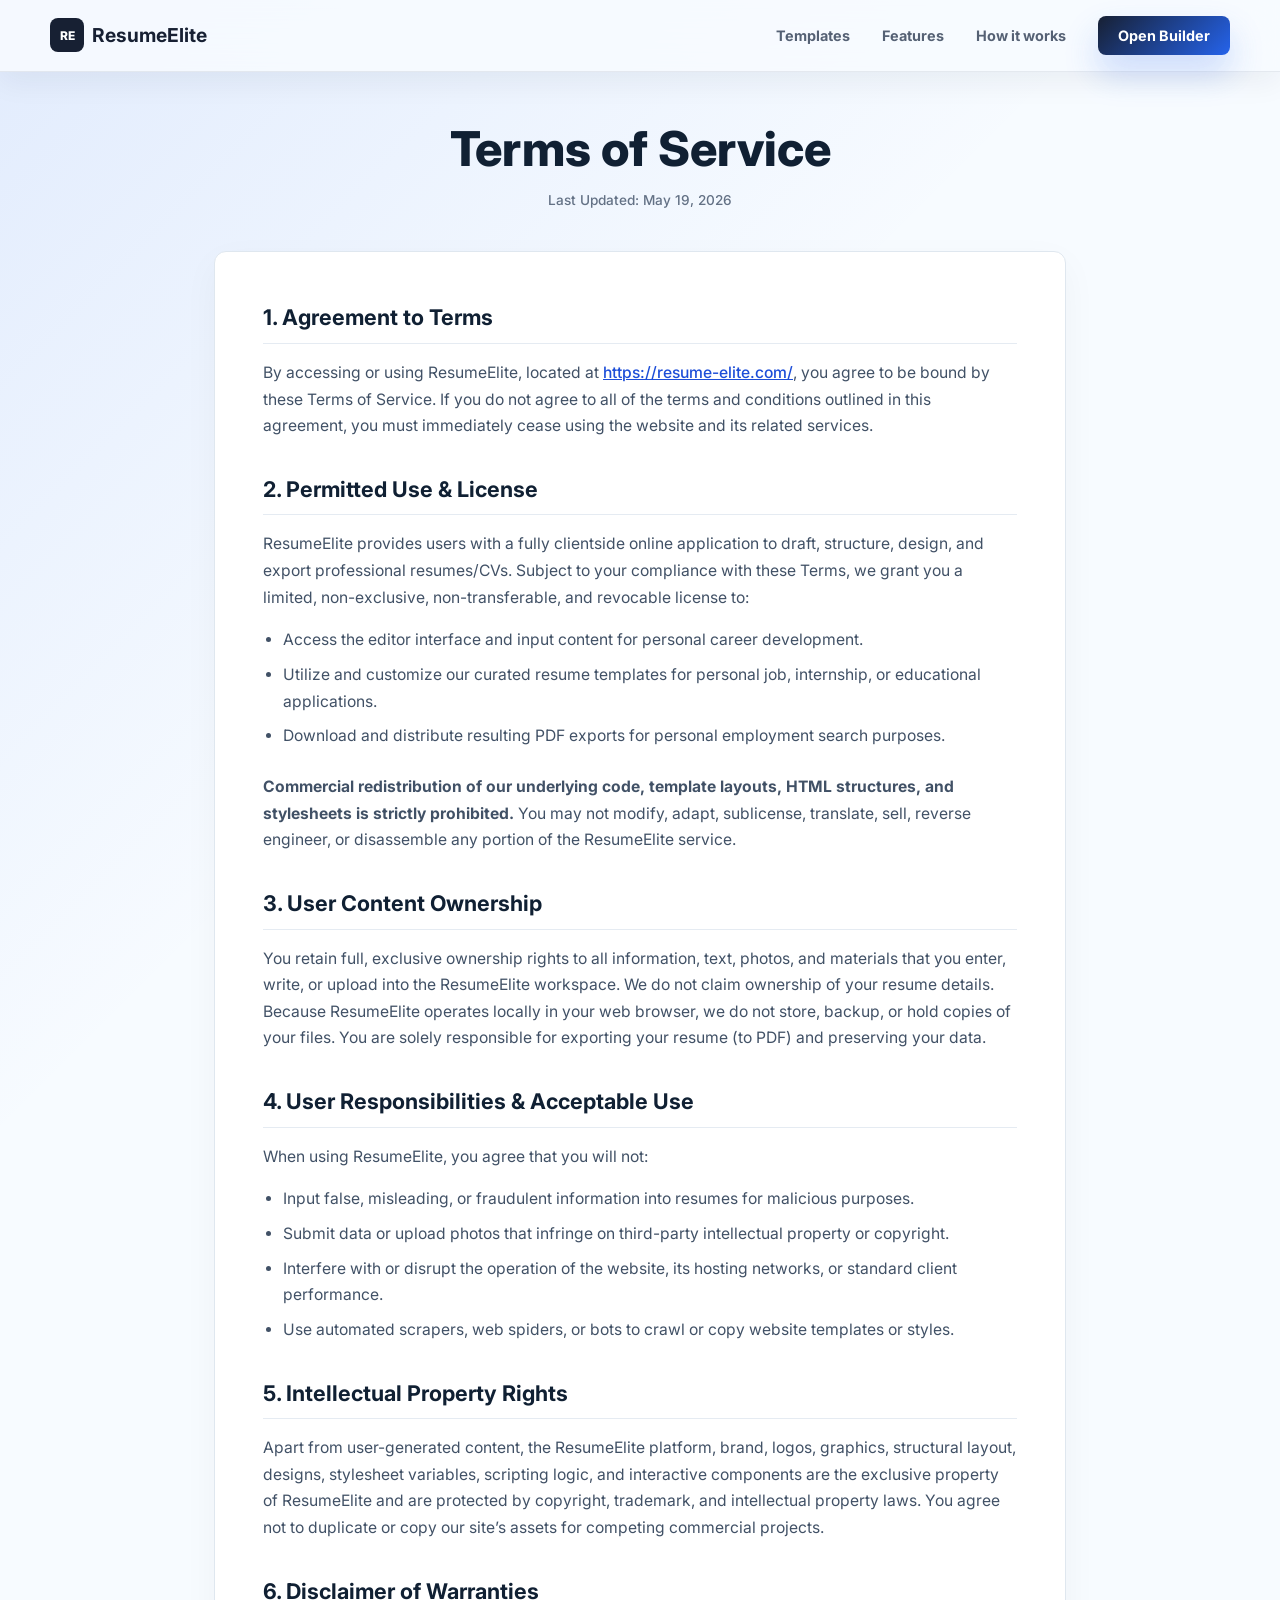
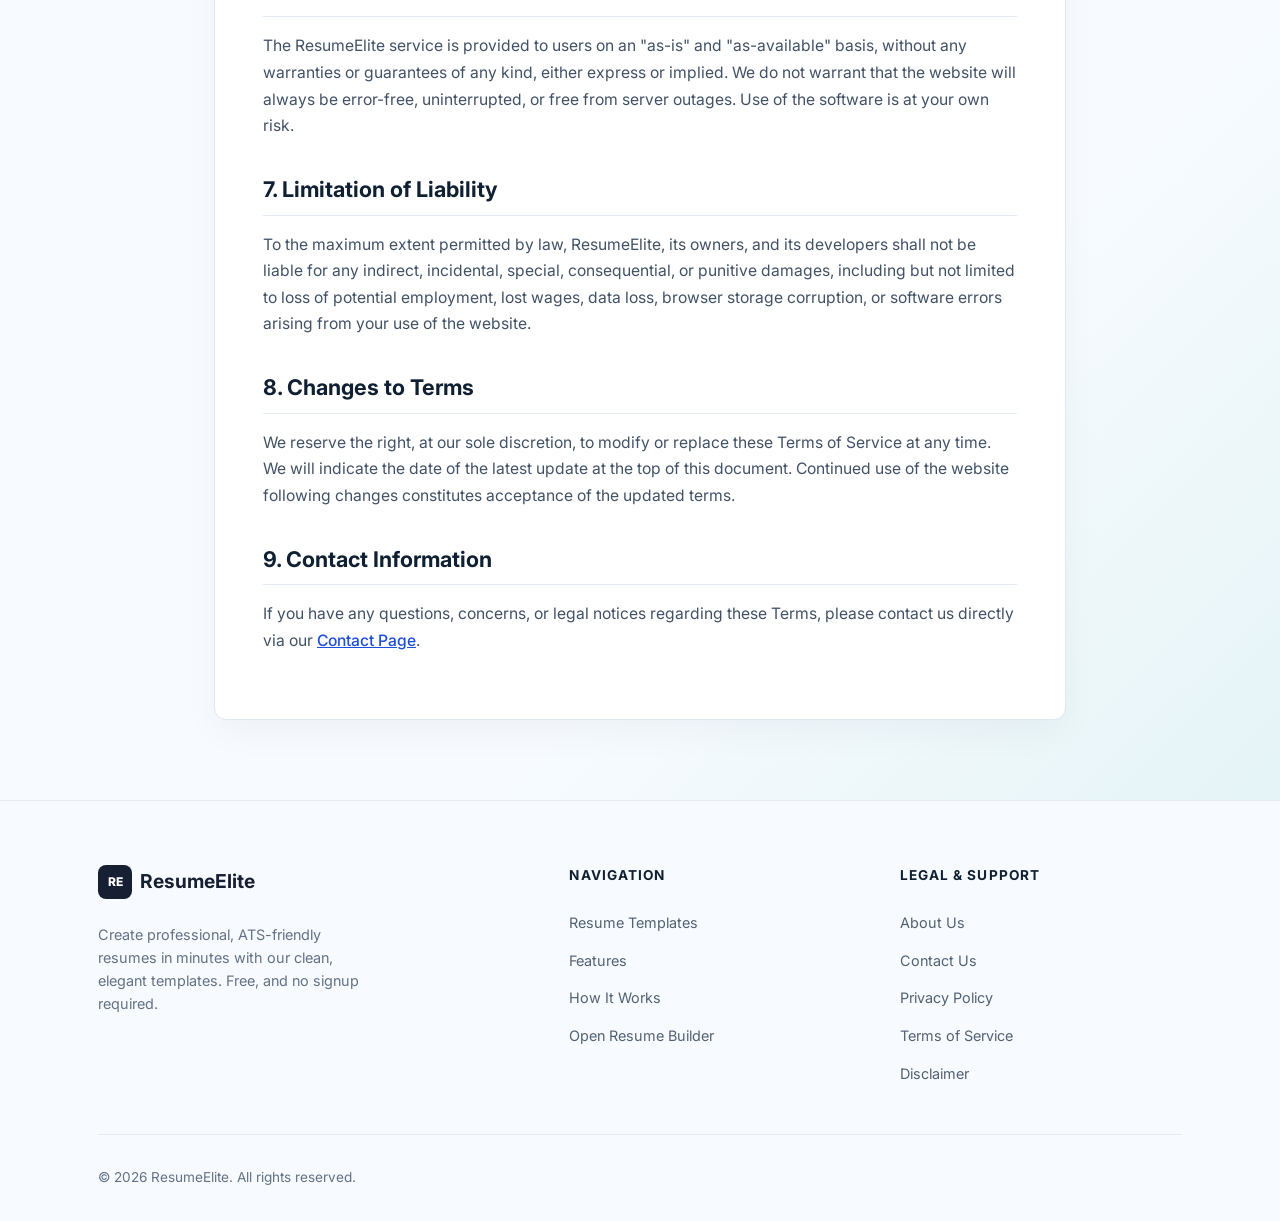
<file: terms.html>
<!DOCTYPE html>
<html lang="en">

<head>
  <meta charset="UTF-8" />
  <meta name="viewport" content="width=device-width, initial-scale=1.0" />
  <title>Terms of Service | ResumeElite</title>
  <meta name="description" content="Read the Terms of Service for ResumeElite. Understand template usage permissions, license restrictions, intellectual property, and platform user rules." />
  <meta name="robots" content="index, follow" />
  <meta name="author" content="ResumeElite" />
  <meta name="theme-color" content="#0f172a" />

  <link rel="preconnect" href="https://fonts.googleapis.com" />
  <link rel="preconnect" href="https://fonts.gstatic.com" crossorigin />
  <link href="https://fonts.googleapis.com/css2?family=Inter:wght@300;400;500;600;700;800;900&display=swap" rel="stylesheet" />
  <link rel="stylesheet" href="styles.css?v=homepage-redesign-20260515" />
</head>

<body class="landing-page info-page">

  <!-- Navbar -->
  <nav class="navbar">
    <div class="nav-inner">
      <a href="index.html" class="logo">
        <span class="logo-icon">RE</span>
        <span class="logo-text">ResumeElite</span>
      </a>
      <div class="nav-links">
        <a href="index.html#templates">Templates</a>
        <a href="index.html#features">Features</a>
        <a href="index.html#process">How it works</a>
        <a href="editor.html" class="btn-nav-cta">Open Builder</a>
      </div>
    </div>
  </nav>

  <!-- Content Container -->
  <main class="info-page-container">
    <div class="info-header">
      <h1>Terms of Service</h1>
      <p class="info-updated">Last Updated: May 19, 2026</p>
    </div>
    
    <div class="info-card">
      <div class="info-content">
        <h2>1. Agreement to Terms</h2>
        <p>By accessing or using ResumeElite, located at <a href="https://resume-elite.com/">https://resume-elite.com/</a>, you agree to be bound by these Terms of Service. If you do not agree to all of the terms and conditions outlined in this agreement, you must immediately cease using the website and its related services.</p>

        <h2>2. Permitted Use & License</h2>
        <p>ResumeElite provides users with a fully clientside online application to draft, structure, design, and export professional resumes/CVs. Subject to your compliance with these Terms, we grant you a limited, non-exclusive, non-transferable, and revocable license to:</p>
        <ul>
          <li>Access the editor interface and input content for personal career development.</li>
          <li>Utilize and customize our curated resume templates for personal job, internship, or educational applications.</li>
          <li>Download and distribute resulting PDF exports for personal employment search purposes.</li>
        </ul>
        <p><strong>Commercial redistribution of our underlying code, template layouts, HTML structures, and stylesheets is strictly prohibited.</strong> You may not modify, adapt, sublicense, translate, sell, reverse engineer, or disassemble any portion of the ResumeElite service.</p>

        <h2>3. User Content Ownership</h2>
        <p>You retain full, exclusive ownership rights to all information, text, photos, and materials that you enter, write, or upload into the ResumeElite workspace. We do not claim ownership of your resume details. Because ResumeElite operates locally in your web browser, we do not store, backup, or hold copies of your files. You are solely responsible for exporting your resume (to PDF) and preserving your data.</p>

        <h2>4. User Responsibilities & Acceptable Use</h2>
        <p>When using ResumeElite, you agree that you will not:</p>
        <ul>
          <li>Input false, misleading, or fraudulent information into resumes for malicious purposes.</li>
          <li>Submit data or upload photos that infringe on third-party intellectual property or copyright.</li>
          <li>Interfere with or disrupt the operation of the website, its hosting networks, or standard client performance.</li>
          <li>Use automated scrapers, web spiders, or bots to crawl or copy website templates or styles.</li>
        </ul>

        <h2>5. Intellectual Property Rights</h2>
        <p>Apart from user-generated content, the ResumeElite platform, brand, logos, graphics, structural layout, designs, stylesheet variables, scripting logic, and interactive components are the exclusive property of ResumeElite and are protected by copyright, trademark, and intellectual property laws. You agree not to duplicate or copy our site’s assets for competing commercial projects.</p>

        <h2>6. Disclaimer of Warranties</h2>
        <p>The ResumeElite service is provided to users on an "as-is" and "as-available" basis, without any warranties or guarantees of any kind, either express or implied. We do not warrant that the website will always be error-free, uninterrupted, or free from server outages. Use of the software is at your own risk.</p>

        <h2>7. Limitation of Liability</h2>
        <p>To the maximum extent permitted by law, ResumeElite, its owners, and its developers shall not be liable for any indirect, incidental, special, consequential, or punitive damages, including but not limited to loss of potential employment, lost wages, data loss, browser storage corruption, or software errors arising from your use of the website.</p>

        <h2>8. Changes to Terms</h2>
        <p>We reserve the right, at our sole discretion, to modify or replace these Terms of Service at any time. We will indicate the date of the latest update at the top of this document. Continued use of the website following changes constitutes acceptance of the updated terms.</p>

        <h2>9. Contact Information</h2>
        <p>If you have any questions, concerns, or legal notices regarding these Terms, please contact us directly via our <a href="contact.html">Contact Page</a>.</p>
      </div>
    </div>
  </main>

  <!-- Footer -->
  <footer class="footer">
    <div class="container">
      <div class="footer-grid">
        <div class="footer-col footer-brand">
          <a href="index.html" class="logo">
            <span class="logo-icon">RE</span>
            <span class="logo-text">ResumeElite</span>
          </a>
          <p>Create professional, ATS-friendly resumes in minutes with our clean, elegant templates. Free, and no signup required.</p>
        </div>
        <div class="footer-col">
          <h4>Navigation</h4>
          <ul class="footer-links">
            <li><a href="index.html#templates">Resume Templates</a></li>
            <li><a href="index.html#features">Features</a></li>
            <li><a href="index.html#process">How It Works</a></li>
            <li><a href="editor.html">Open Resume Builder</a></li>
          </ul>
        </div>
        <div class="footer-col">
          <h4>Legal & Support</h4>
          <ul class="footer-links">
            <li><a href="about.html">About Us</a></li>
            <li><a href="contact.html">Contact Us</a></li>
            <li><a href="privacy.html">Privacy Policy</a></li>
            <li><a href="terms.html">Terms of Service</a></li>
            <li><a href="disclaimer.html">Disclaimer</a></li>
          </ul>
        </div>
      </div>
      <div class="footer-bottom">
        <p class="footer-copy">© 2026 ResumeElite. All rights reserved.</p>
      </div>
    </div>
  </footer>

</body>

</html>
</file>
<file: styles.css>
/* ===================== ROOT & RESET ===================== */
:root {
  --accent: #2563eb;
  --accent-light: #eff6ff;
  --dark: #0f172a;
  --dark2: #1e293b;
  --dark3: #334155;
  --mid: #64748b;
  --light: #f1f5f9;
  --lighter: #f8fafc;
  --white: #ffffff;
  --border: #e2e8f0;
  --radius: 12px;
  --shadow: 0 4px 24px rgba(0, 0, 0, 0.08);
  --shadow-lg: 0 16px 48px rgba(0, 0, 0, 0.14);
  --font: 'Inter', sans-serif;
}

*,
*::before,
*::after {
  box-sizing: border-box;
  margin: 0;
  padding: 0;
}

html {
  scroll-behavior: smooth;
}

body {
  font-family: var(--font);
  background: var(--dark);
  color: var(--white);
  line-height: 1.6;
}

a {
  text-decoration: none;
  color: inherit;
}

input,
textarea,
select {
  font-family: var(--font);
}

/* ===================== LANDING PAGE ===================== */
body.landing-page {
  background: #05080f;
}

/* Navbar */
.navbar {
  position: fixed;
  top: 0;
  left: 0;
  right: 0;
  z-index: 100;
  padding: 0 32px;
  height: 64px;
  display: flex;
  align-items: center;
  background: rgba(5, 8, 15, 0.85);
  backdrop-filter: blur(16px);
  border-bottom: 1px solid rgba(255, 255, 255, 0.06);
}

.nav-inner {
  display: flex;
  align-items: center;
  justify-content: space-between;
  width: 100%;
  max-width: 1280px;
  margin: 0 auto;
}

.logo {
  display: flex;
  align-items: center;
  gap: 8px;
  font-weight: 700;
  font-size: 1.2rem;
}

.logo-icon {
  font-size: 1.4rem;
  color: var(--accent);
}

.nav-links {
  display: flex;
  align-items: center;
  gap: 32px;
}

.nav-links a {
  color: #94a3b8;
  font-size: 0.9rem;
  transition: color 0.2s;
}

.nav-links a:hover {
  color: #fff;
}

.btn-nav-cta {
  background: var(--accent);
  color: #fff !important;
  padding: 8px 20px;
  border-radius: 8px;
  font-weight: 600;
  transition: background 0.2s, transform 0.15s !important;
}

.btn-nav-cta:hover {
  background: #1d4ed8 !important;
  transform: translateY(-1px);
}

/* Hero */
.hero {
  min-height: 100vh;
  display: flex;
  align-items: center;
  justify-content: space-between;
  padding: 100px 64px 60px;
  max-width: 1320px;
  margin: 0 auto;
  position: relative;
  gap: 48px;
  overflow: hidden;
}

.hero-bg-grid {
  position: fixed;
  inset: 0;
  background-image: linear-gradient(rgba(255, 255, 255, 0.02) 1px, transparent 1px), linear-gradient(90deg, rgba(255, 255, 255, 0.02) 1px, transparent 1px);
  background-size: 48px 48px;
  pointer-events: none;
}

.hero-glow {
  position: absolute;
  border-radius: 50%;
  filter: blur(120px);
  pointer-events: none;
}

.hero-glow-1 {
  width: 600px;
  height: 600px;
  background: rgba(37, 99, 235, 0.18);
  top: -100px;
  left: -100px;
}

.hero-glow-2 {
  width: 400px;
  height: 400px;
  background: rgba(139, 92, 246, 0.14);
  bottom: -80px;
  right: 200px;
}

.hero-content {
  flex: 1;
  max-width: 580px;
  position: relative;
  z-index: 2;
}

.hero-badge {
  display: inline-flex;
  align-items: center;
  gap: 8px;
  background: rgba(37, 99, 235, 0.15);
  border: 1px solid rgba(37, 99, 235, 0.3);
  color: #93c5fd;
  padding: 6px 16px;
  border-radius: 100px;
  font-size: 0.8rem;
  font-weight: 500;
  margin-bottom: 24px;
}

.hero-title {
  font-size: clamp(2.4rem, 5vw, 3.8rem);
  font-weight: 800;
  line-height: 1.12;
  margin-bottom: 20px;
  letter-spacing: -0.03em;
}

.gradient-text {
  background: linear-gradient(135deg, #60a5fa, #a78bfa, #f472b6);
  -webkit-background-clip: text;
  -webkit-text-fill-color: transparent;
  background-clip: text;
}

.hero-subtitle {
  font-size: 1.05rem;
  color: #94a3b8;
  margin-bottom: 36px;
  line-height: 1.7;
}

.hero-actions {
  display: flex;
  gap: 16px;
  flex-wrap: wrap;
  margin-bottom: 40px;
}

.btn-primary {
  display: inline-flex;
  align-items: center;
  gap: 10px;
  background: var(--accent);
  color: #fff;
  padding: 14px 28px;
  border-radius: 10px;
  font-weight: 600;
  font-size: 0.95rem;
  transition: all 0.3s cubic-bezier(0.4, 0, 0.2, 1);
  border: none;
  cursor: pointer;
  text-shadow: 0 1px 2px rgba(0, 0, 0, 0.1);
}

.btn-primary:hover {
  background: #1d4ed8;
  transform: translateY(-3px);
  box-shadow: 0 12px 24px rgba(37, 99, 235, 0.3), 0 4px 8px rgba(37, 99, 235, 0.2);
}

.btn-xl {
  padding: 16px 32px;
  font-size: 1.05rem;
  border-radius: 12px;
}

.btn-ghost {
  display: inline-flex;
  align-items: center;
  gap: 8px;
  background: transparent;
  border: 1px solid rgba(255, 255, 255, 0.15);
  color: #cbd5e1;
  padding: 14px 28px;
  border-radius: 10px;
  font-weight: 500;
  font-size: 0.95rem;
  transition: all 0.2s;
  cursor: pointer;
}

.btn-ghost:hover {
  background: rgba(255, 255, 255, 0.06);
  border-color: rgba(255, 255, 255, 0.3);
  color: #fff;
}

.hero-stats {
  display: flex;
  align-items: center;
  gap: 24px;
}

.stat {
  display: flex;
  flex-direction: column;
}

.stat strong {
  font-size: 1.4rem;
  font-weight: 800;
  color: #fff;
}

.stat span {
  font-size: 0.78rem;
  color: #64748b;
}

.stat-divider {
  width: 1px;
  height: 40px;
  background: rgba(255, 255, 255, 0.1);
}

/* Hero Mockup */
.hero-mockup {
  flex: 0 0 420px;
  position: relative;
  z-index: 2;
}

.mockup-browser {
  background: #1e293b;
  border-radius: 16px;
  box-shadow: 0 32px 80px rgba(0, 0, 0, 0.5), 0 0 0 1px rgba(255, 255, 255, 0.06);
  overflow: hidden;
  animation: float 4s ease-in-out infinite;
}

@keyframes float {

  0%,
  100% {
    transform: translateY(0);
  }

  50% {
    transform: translateY(-10px);
  }
}

.mockup-bar {
  background: #0f172a;
  height: 36px;
  display: flex;
  align-items: center;
  padding: 0 14px;
  gap: 7px;
}

.dot {
  width: 10px;
  height: 10px;
  border-radius: 50%;
}

.dot.r {
  background: #ef4444;
}

.dot.y {
  background: #f59e0b;
}

.dot.g {
  background: #22c55e;
}

.mockup-content {
  padding: 12px;
  background: #fff;
}

.mock-resume {
  padding: 16px;
}

.mock-header {
  display: flex;
  align-items: flex-start;
  gap: 12px;
  margin-bottom: 16px;
}

.mock-avatar {
  width: 44px;
  height: 44px;
  border-radius: 50%;
  background: linear-gradient(135deg, #2563eb, #7c3aed);
  flex-shrink: 0;
}

.mock-name-bar {
  height: 10px;
  width: 140px;
  background: #1e293b;
  border-radius: 4px;
  margin-bottom: 6px;
}

.mock-title-bar {
  height: 7px;
  width: 100px;
  background: #64748b;
  border-radius: 4px;
  margin-bottom: 8px;
}

.mock-contact-row {
  display: flex;
  gap: 8px;
}

.mock-contact-item {
  height: 6px;
  width: 60px;
  background: #cbd5e1;
  border-radius: 3px;
}

.mock-section-title {
  height: 8px;
  width: 80px;
  background: #2563eb;
  border-radius: 4px;
  margin: 12px 0 8px;
}

/* Mockup Specifics for Professional Template */
.tp-professional {
  padding: 10px;
  background: #fff;
  display: flex;
  flex-direction: column;
}

.tp-prof-header {
  display: flex;
  justify-content: space-between;
  align-items: center;
  margin-bottom: 12px;
  border-bottom: 1px solid #f1f5f9;
  padding-bottom: 8px;
}

.tp-prof-name {
  height: 10px;
  width: 60px;
  background: #3b82f6;
  border-radius: 2px;
  margin-bottom: 4px;
}

.tp-prof-role {
  height: 6px;
  width: 40px;
  background: #93c5fd;
  border-radius: 2px;
}

.tp-prof-avatar {
  width: 24px;
  height: 24px;
  background: #f1f5f9;
  border-radius: 50%;
}

.tp-prof-row {
  display: flex;
  gap: 10px;
  margin-bottom: 10px;
}

.tp-prof-label {
  width: 30px;
  height: 6px;
  background: #3b82f6;
  border-radius: 1px;
  flex-shrink: 0;
}

.tp-prof-main {
  flex: 1;
}


.mock-line {
  height: 6px;
  background: #e2e8f0;
  border-radius: 3px;
  margin-bottom: 5px;
}

.mock-line.w80 {
  width: 80%;
}

.mock-line.w60 {
  width: 60%;
}

.mock-line.w90 {
  width: 90%;
}

.mock-line.w70 {
  width: 70%;
}

.mock-line.w50 {
  width: 50%;
}

.mock-skills {
  display: flex;
  gap: 6px;
  flex-wrap: wrap;
  margin-top: 8px;
}

.mock-skill-tag {
  height: 18px;
  width: 56px;
  background: #eff6ff;
  border-radius: 4px;
}

.mock-skill-tag.w-sm {
  width: 42px;
}

/* Container */
.container {
  max-width: 1280px;
  margin: 0 auto;
  padding: 0 48px;
}

/* Section labels */
.section-label {
  display: inline-block;
  font-size: 0.75rem;
  font-weight: 600;
  letter-spacing: 0.1em;
  text-transform: uppercase;
  color: #60a5fa;
  margin-bottom: 12px;
}

.section-title {
  font-size: clamp(1.8rem, 3vw, 2.6rem);
  font-weight: 800;
  letter-spacing: -0.03em;
  margin-bottom: 12px;
}

.section-subtitle {
  color: #94a3b8;
  font-size: 1.05rem;
  margin-bottom: 48px;
}

/* Features */
.features-section {
  padding: 100px 0;
  background: #05080f;
}

.features-grid {
  display: grid;
  grid-template-columns: repeat(auto-fit, minmax(280px, 1fr));
  gap: 24px;
  margin-top: 48px;
}

.feature-card {
  background: rgba(255, 255, 255, 0.03);
  border: 1px solid rgba(255, 255, 255, 0.07);
  border-radius: 16px;
  padding: 28px;
  transition: all 0.25s;
}

.feature-card:hover {
  background: rgba(255, 255, 255, 0.06);
  border-color: rgba(37, 99, 235, 0.3);
  transform: translateY(-4px);
  box-shadow: 0 16px 40px rgba(0, 0, 0, 0.3);
}

.feature-icon {
  width: 48px;
  height: 48px;
  border-radius: 12px;
  display: flex;
  align-items: center;
  justify-content: center;
  font-size: 1.4rem;
  margin-bottom: 16px;
}

.feature-card h3 {
  font-size: 1.05rem;
  font-weight: 700;
  margin-bottom: 8px;
}

.feature-card p {
  color: #94a3b8;
  font-size: 0.9rem;
  line-height: 1.6;
}

/* Templates Section */
.templates-section {
  padding: 100px 0;
  background: #07090f;
}

.templates-grid {
  display: grid;
  grid-template-columns: repeat(auto-fill, minmax(260px, 1fr));
  gap: 28px;
  margin-top: 48px;
}

.template-card {
  background: #1e293b;
  border: 1px solid rgba(255, 255, 255, 0.07);
  border-radius: 16px;
  overflow: hidden;
  transition: all 0.3s cubic-bezier(0.4, 0, 0.2, 1);
  cursor: pointer;
  display: flex;
  flex-direction: column;
}

.template-card:hover {
  border-color: rgba(37, 99, 235, 0.5);
  transform: translateY(-8px);
  box-shadow: 0 32px 64px rgba(0, 0, 0, 0.5), 0 12px 24px rgba(37, 99, 235, 0.2);
  z-index: 10;
}

.template-card.featured {
  border-color: rgba(37, 99, 235, 0.4);
}

.template-preview {
  background: #fff;
  height: 220px;
  padding: 16px;
  overflow: hidden;
  position: relative;
}

.template-info {
  display: flex;
  align-items: center;
  justify-content: space-between;
  padding: 14px 16px 8px;
}

.template-name {
  font-weight: 600;
  font-size: 0.95rem;
}

.template-badge {
  font-size: 0.68rem;
  font-weight: 600;
  padding: 3px 10px;
  border-radius: 100px;
  text-transform: uppercase;
  letter-spacing: 0.05em;
}

.template-badge.free {
  background: rgba(16, 185, 129, 0.15);
  color: #34d399;
}

.template-badge.popular {
  background: rgba(37, 99, 235, 0.2);
  color: #60a5fa;
}

.btn-template {
  display: block;
  margin: 8px 16px 16px;
  padding: 10px;
  text-align: center;
  background: rgba(37, 99, 235, 0.1);
  color: #60a5fa;
  border-radius: 8px;
  font-size: 0.85rem;
  font-weight: 600;
  transition: all 0.2s;
  border: 1px solid rgba(37, 99, 235, 0.2);
}

.btn-template:hover {
  background: var(--accent);
  color: #fff;
  border-color: var(--accent);
}

/* Template preview elements */
.tp-line {
  height: 5px;
  background: #e2e8f0;
  border-radius: 3px;
  margin-bottom: 5px;
}

.tp-line.w75 {
  width: 75%;
}

.tp-line.w55 {
  width: 55%;
}

.tp-line.w80 {
  width: 80%;
}

.tp-line.w65 {
  width: 65%;
}

.tp-line.w85 {
  width: 85%;
}

.tp-line.w60 {
  width: 60%;
}

.tp-line.w70 {
  width: 70%;
}

.tp-line.w50 {
  width: 50%;
}

.tp-sec-title {
  height: 7px;
  border-radius: 3px;
  margin: 10px 0 7px;
  width: 60px;
}

.tp-st-blue {
  background: #2563eb;
}

.tp-st-accent {
  background: #7c3aed;
}

.tp-st-cr {
  background: #f43f5e;
}

.tp-st-min {
  background: #0f172a;
}

.tp-st-exec {
  background: #065f46;
}

.tp-st-tech {
  background: #1e40af;
}

.tp-tags {
  display: flex;
  gap: 5px;
  flex-wrap: wrap;
  margin-top: 8px;
}

.tp-tag {
  height: 14px;
  width: 44px;
  background: #eff6ff;
  border-radius: 3px;
}

.tp-avatar {
  width: 30px;
  height: 30px;
  border-radius: 50%;
  background: #bfdbfe;
  margin-right: 8px;
  flex-shrink: 0;
}

.tp-info {
  flex: 1;
}

.tp-name {
  height: 8px;
  width: 90px;
  background: #1e293b;
  border-radius: 4px;
  margin-bottom: 5px;
}

.tp-role {
  height: 6px;
  width: 65px;
  background: #94a3b8;
  border-radius: 3px;
  margin-bottom: 4px;
}

/* Classic template preview */
.tp-classic .tp-header {
  display: flex;
  align-items: center;
  padding-bottom: 10px;
  border-bottom: 2px solid #2563eb;
  margin-bottom: 8px;
}

/* Modern template preview */
.tp-modern {
  display: flex;
  gap: 12px;
}

.tp-sidebar {
  width: 60px;
  background: #1e293b;
  border-radius: 4px;
  flex-shrink: 0;
}

.tp-main-col {
  flex: 1;
}

.tp-name-mod {
  height: 9px;
  width: 100%;
  background: #1e293b;
  border-radius: 4px;
  margin-bottom: 5px;
}

.tp-role-mod {
  height: 6px;
  width: 70%;
  background: #7c3aed;
  border-radius: 3px;
  margin-bottom: 10px;
}

/* Creative */
.tp-creative-header {
  background: linear-gradient(135deg, #f43f5e, #ec4899);
  padding: 12px;
  border-radius: 6px 6px 0 0;
  margin: -16px -16px 10px;
}

.tp-name-cr {
  height: 9px;
  width: 110px;
  background: rgba(255, 255, 255, 0.9);
  border-radius: 4px;
  margin-bottom: 5px;
}

.tp-role-cr {
  height: 6px;
  width: 75px;
  background: rgba(255, 255, 255, 0.5);
  border-radius: 3px;
}

/* Minimal */
.tp-minimal {
  padding-top: 8px;
}

.tp-name-min {
  height: 10px;
  width: 120px;
  background: #0f172a;
  border-radius: 4px;
  margin-bottom: 4px;
}

.tp-divider-min {
  height: 2px;
  background: #0f172a;
  width: 100%;
  margin: 8px 0;
}

.tp-role-min {
  height: 5px;
  width: 80px;
  background: #64748b;
  border-radius: 3px;
  margin-bottom: 10px;
}

/* Executive */
.tp-exec-top {
  text-align: center;
  margin-bottom: 10px;
  padding-bottom: 8px;
}

.tp-name-exec {
  height: 10px;
  width: 120px;
  background: #065f46;
  border-radius: 4px;
  margin: 0 auto 5px;
}

.tp-role-exec {
  height: 6px;
  width: 80px;
  background: #94a3b8;
  border-radius: 3px;
  margin: 0 auto 6px;
}

.tp-exec-line {
  height: 2px;
  background: #065f46;
  width: 100%;
}

.tp-two-col {
  display: flex;
  gap: 10px;
}

.tp-left-col,
.tp-right-col {
  flex: 1;
}

/* Tech */
.tp-tech-header {
  background: #0f172a;
  padding: 12px;
  margin: -16px -16px 10px;
  border-radius: 4px 4px 0 0;
  border-bottom: 3px solid #1e40af;
}

.tp-tech-name {
  height: 9px;
  width: 110px;
  background: #fff;
  border-radius: 4px;
  margin-bottom: 5px;
}

.tp-tech-role {
  height: 6px;
  width: 75px;
  background: #60a5fa;
  border-radius: 3px;
  margin-bottom: 8px;
}

.tp-tech-tags {
  display: flex;
  gap: 5px;
}

.tp-tech-tag {
  height: 12px;
  width: 36px;
  background: #1e40af;
  border-radius: 3px;
}

/* CTA */
.cta-section {
  padding: 100px 0;
  background: #05080f;
  text-align: center;
  position: relative;
  overflow: hidden;
}

.cta-glow {
  position: absolute;
  top: 50%;
  left: 50%;
  transform: translate(-50%, -50%);
  width: 600px;
  height: 400px;
  background: radial-gradient(ellipse, rgba(37, 99, 235, 0.2), transparent 70%);
  pointer-events: none;
}

.cta-content {
  position: relative;
  z-index: 2;
}

.cta-content h2 {
  font-size: clamp(2rem, 4vw, 3rem);
  font-weight: 800;
  margin-bottom: 16px;
}

.cta-content p {
  color: #94a3b8;
  font-size: 1.1rem;
  margin-bottom: 36px;
}

/* Footer */
.footer {
  padding: 32px 0;
  border-top: 1px solid rgba(255, 255, 255, 0.06);
  background: #05080f;
}

.footer-inner {
  display: flex;
  align-items: center;
  justify-content: space-between;
}

.footer-copy {
  color: #475569;
  font-size: 0.85rem;
}

/* ===================== PROFESSIONAL LANDING REFRESH ===================== */
body.landing-page {
  background:
    linear-gradient(180deg, #f4f8ff 0%, #f7f9fc 42%, #eef4f8 100%);
  color: #102033;
}

body.landing-page .navbar {
  background: rgba(255, 255, 255, 0.9);
  border-bottom: 1px solid rgba(15, 23, 42, 0.08);
  box-shadow: 0 10px 30px rgba(15, 23, 42, 0.05);
}

body.landing-page .nav-inner {
  max-width: 1200px;
}

body.landing-page .logo {
  color: #102033;
}

body.landing-page .logo-icon {
  width: 34px;
  height: 34px;
  border-radius: 8px;
  display: inline-flex;
  align-items: center;
  justify-content: center;
  background: #102033;
  color: #fff;
  font-size: 0.75rem;
  font-weight: 800;
  letter-spacing: 0;
}

body.landing-page .nav-links a {
  color: #526173;
  font-weight: 600;
}

body.landing-page .nav-links a:hover {
  color: #102033;
}

body.landing-page .btn-nav-cta {
  background: linear-gradient(135deg, #102033, #1d4ed8);
  border-radius: 8px;
  box-shadow: 0 10px 24px rgba(29, 78, 216, 0.18);
}

body.landing-page .btn-nav-cta:hover {
  background: #24364a !important;
}

body.landing-page .hero {
  min-height: 88vh;
  max-width: 1240px;
  padding: 112px 48px 76px;
  gap: 64px;
  overflow: visible;
}

body.landing-page .hero::before {
  content: "";
  position: absolute;
  inset: 64px 24px 28px;
  z-index: 0;
  border-radius: 0;
  background:
    linear-gradient(90deg, rgba(16, 32, 51, 0.045) 1px, transparent 1px),
    linear-gradient(rgba(16, 32, 51, 0.045) 1px, transparent 1px);
  background-size: 52px 52px;
  mask-image: linear-gradient(to bottom, #000 0%, transparent 88%);
}

body.landing-page .hero::after {
  content: "";
  position: absolute;
  right: -80px;
  top: 96px;
  width: 52%;
  height: 68%;
  z-index: 0;
  background: linear-gradient(135deg, rgba(37, 99, 235, 0.16), rgba(20, 184, 166, 0.14));
  clip-path: polygon(18% 0, 100% 14%, 84% 100%, 0 82%);
}

body.landing-page .hero-content,
body.landing-page .hero-mockup {
  position: relative;
  z-index: 1;
}

body.landing-page .hero-content {
  max-width: 620px;
}

body.landing-page .hero-badge {
  background: #fff;
  border: 1px solid #d9e1ea;
  color: #526173;
  border-radius: 8px;
  box-shadow: 0 8px 24px rgba(15, 23, 42, 0.06);
  text-transform: uppercase;
  letter-spacing: 0.08em;
}

body.landing-page .hero-title {
  color: #102033;
  font-size: clamp(2.6rem, 5.2vw, 4.6rem);
  line-height: 1.04;
  letter-spacing: 0;
}

body.landing-page .gradient-text {
  background: none;
  -webkit-text-fill-color: currentColor;
  color: inherit;
}

body.landing-page .hero-subtitle {
  color: #526173;
  font-size: 1.08rem;
  max-width: 560px;
}

body.landing-page .hero-checks {
  display: flex;
  flex-wrap: wrap;
  gap: 10px;
  margin: 0 0 28px;
}

body.landing-page .hero-checks span {
  display: inline-flex;
  align-items: center;
  gap: 7px;
  padding: 8px 12px;
  border-radius: 999px;
  background: rgba(255, 255, 255, 0.78);
  border: 1px solid #d9e1ea;
  color: #415166;
  font-size: 0.82rem;
  font-weight: 700;
}

body.landing-page .hero-checks span::before {
  content: "";
  width: 7px;
  height: 7px;
  border-radius: 50%;
  background: #14b8a6;
}

body.landing-page .btn-primary {
  background: linear-gradient(135deg, #102033, #1d4ed8);
  border-radius: 8px;
  box-shadow: 0 18px 34px rgba(29, 78, 216, 0.22);
}

body.landing-page .btn-primary:hover {
  background: #24364a;
  box-shadow: 0 14px 28px rgba(16, 32, 51, 0.18);
}

body.landing-page .btn-ghost {
  background: #fff;
  border-color: #d9e1ea;
  color: #102033;
  border-radius: 8px;
}

body.landing-page .btn-ghost:hover {
  background: #f1f5f9;
  border-color: #b8c4d2;
  color: #102033;
}

body.landing-page .hero-stats {
  align-items: stretch;
  gap: 0;
  border: 1px solid #d9e1ea;
  background: rgba(255, 255, 255, 0.86);
  width: fit-content;
  box-shadow: 0 14px 34px rgba(16, 32, 51, 0.08);
}

body.landing-page .stat {
  padding: 14px 18px;
}

body.landing-page .stat strong {
  color: #102033;
  font-size: 1.15rem;
}

body.landing-page .stat span {
  color: #637185;
}

body.landing-page .stat-divider {
  height: auto;
  background: #d9e1ea;
}

body.landing-page .hero-mockup {
  flex-basis: 450px;
  perspective: 1200px;
}

body.landing-page .mockup-browser {
  border-radius: 10px;
  background: #fff;
  box-shadow: 0 30px 70px rgba(16, 32, 51, 0.18);
  animation: none;
  position: relative;
  transform: rotateY(-7deg) rotateX(2deg);
  transform-origin: center;
}

body.landing-page .mockup-floating-card {
  position: absolute;
  right: -34px;
  top: 72px;
  z-index: 3;
  width: 150px;
  padding: 14px;
  border-radius: 10px;
  background: #fff;
  border: 1px solid #dfe7ef;
  box-shadow: 0 18px 34px rgba(16, 32, 51, 0.18);
}

body.landing-page .floating-label {
  display: block;
  color: #637185;
  font-size: 0.72rem;
  font-weight: 700;
  text-transform: uppercase;
  letter-spacing: 0.08em;
  margin-bottom: 4px;
}

body.landing-page .mockup-floating-card strong {
  color: #102033;
  font-size: 0.98rem;
}

body.landing-page .mockup-bar {
  background: #102033;
}

body.landing-page .mockup-content {
  padding: 18px;
  background:
    linear-gradient(135deg, rgba(37, 99, 235, 0.08), rgba(20, 184, 166, 0.08)),
    #eef2f7;
}

body.landing-page .mock-resume {
  min-height: 520px;
  background: #fff;
  border: 1px solid #e5ebf2;
  box-shadow: 0 12px 28px rgba(16, 32, 51, 0.1);
}

body.landing-page .mock-avatar {
  background: linear-gradient(135deg, #d6e2ef, #93c5fd);
}

body.landing-page .mock-section-title {
  background: #1d4ed8;
}

body.landing-page .hero-trust {
  display: flex;
  flex-wrap: wrap;
  gap: 10px 14px;
  align-items: center;
  margin-top: 20px;
  color: #637185;
  font-size: 0.82rem;
}

body.landing-page .hero-trust strong {
  color: #102033;
  font-weight: 800;
}

body.landing-page .features-section,
body.landing-page .templates-section,
body.landing-page .process-section,
body.landing-page .cta-section,
body.landing-page .footer {
  background: transparent;
}

body.landing-page .features-section,
body.landing-page .templates-section {
  padding: 88px 0;
}

body.landing-page .section-label {
  color: #526173;
}

body.landing-page .section-title {
  color: #102033;
  letter-spacing: 0;
}

body.landing-page .section-subtitle {
  color: #637185;
  max-width: 700px;
}

body.landing-page .features-grid {
  grid-template-columns: repeat(3, minmax(0, 1fr));
}

body.landing-page .feature-card {
  background: #fff;
  border: 1px solid #dfe7ef;
  border-radius: 8px;
  box-shadow: 0 12px 28px rgba(16, 32, 51, 0.06);
  position: relative;
  overflow: hidden;
}

body.landing-page .feature-card::before {
  content: "";
  position: absolute;
  inset: 0 0 auto;
  height: 3px;
  background: linear-gradient(90deg, #1d4ed8, #14b8a6);
}

body.landing-page .feature-card:hover {
  background: #fff;
  border-color: #bdc8d6;
  transform: translateY(-3px);
  box-shadow: 0 18px 40px rgba(16, 32, 51, 0.1);
}

body.landing-page .feature-icon {
  width: auto;
  height: auto;
  display: inline-flex;
  background: transparent;
  color: #1d4ed8;
  border-radius: 0;
  font-size: 0.78rem;
  font-weight: 800;
  letter-spacing: 0.08em;
  margin-bottom: 12px;
}

body.landing-page .process-section {
  padding: 36px 0 88px;
}

body.landing-page .process-inner {
  display: grid;
  grid-template-columns: 0.8fr 1.2fr;
  gap: 36px;
  align-items: stretch;
}

body.landing-page .process-copy {
  background: linear-gradient(135deg, #102033, #1e3a8a);
  border-radius: 12px;
  padding: 34px;
  color: #fff;
  box-shadow: 0 22px 48px rgba(16, 32, 51, 0.18);
}

body.landing-page .process-copy .section-label {
  color: #bfdbfe;
}

body.landing-page .process-copy .section-title {
  color: #fff;
  margin-bottom: 0;
}

body.landing-page .process-steps {
  display: grid;
  grid-template-columns: repeat(3, minmax(0, 1fr));
  gap: 16px;
}

body.landing-page .process-step {
  background: rgba(255, 255, 255, 0.9);
  border: 1px solid #dfe7ef;
  border-radius: 10px;
  padding: 22px;
  box-shadow: 0 12px 28px rgba(16, 32, 51, 0.07);
}

body.landing-page .process-step span {
  width: 30px;
  height: 30px;
  border-radius: 50%;
  display: inline-flex;
  align-items: center;
  justify-content: center;
  background: #e0f2fe;
  color: #1d4ed8;
  font-size: 0.82rem;
  font-weight: 800;
  margin-bottom: 18px;
}

body.landing-page .process-step strong {
  display: block;
  color: #102033;
  margin-bottom: 8px;
}

body.landing-page .process-step p {
  color: #637185;
  font-size: 0.9rem;
  line-height: 1.55;
}

body.landing-page .feature-card h3 {
  color: #102033;
}

body.landing-page .feature-card p {
  color: #637185;
}

body.landing-page .templates-section {
  border-top: 1px solid #e5ebf2;
  background: rgba(255, 255, 255, 0.34);
}

body.landing-page .template-card {
  background: #fff;
  border: 1px solid #dfe7ef;
  border-radius: 8px;
  box-shadow: 0 12px 28px rgba(16, 32, 51, 0.06);
  overflow: hidden;
}

body.landing-page .template-card:hover {
  border-color: #bdc8d6;
  transform: translateY(-4px);
  box-shadow: 0 18px 40px rgba(16, 32, 51, 0.12);
}

body.landing-page .template-preview {
  border-bottom: 1px solid #e5ebf2;
  background:
    linear-gradient(180deg, #ffffff, #f8fafc);
}

body.landing-page .template-name {
  color: #102033;
}

body.landing-page .btn-template {
  background: #f1f5f9;
  color: #102033;
  border-color: #d9e1ea;
  border-radius: 8px;
}

body.landing-page .btn-template:hover {
  background: #102033;
  color: #fff;
  border-color: #102033;
}

body.landing-page .cta-section {
  padding: 88px 0;
  border-top: 1px solid #e5ebf2;
}

body.landing-page .cta-glow {
  display: none;
}

body.landing-page .cta-content h2 {
  color: #102033;
  letter-spacing: 0;
}

body.landing-page .cta-content p {
  color: #637185;
}

body.landing-page .footer {
  border-top: 1px solid #e5ebf2;
}

/* ===================== EDITOR PAGE ===================== */
body.editor-page {
  background: #0f172a;
  overflow: hidden;
  height: 100vh;
  display: flex;
  flex-direction: column;
}

.editor-header {
  height: 60px;
  background: #0f172a;
  border-bottom: 1px solid #1e293b;
  display: flex;
  align-items: center;
  justify-content: space-between;
  padding: 0 20px;
  gap: 16px;
  flex-shrink: 0;
  z-index: 50;
}

.editor-logo .logo-text {
  font-size: 1rem;
}

.editor-toolbar {
  display: flex;
  align-items: center;
  gap: 20px;
  flex: 1;
  justify-content: center;
  min-width: 0; /* Allow flex children to shrink/overflow */
}

.template-toolbar-group {
  position: relative;
  overflow: visible;
}

.toolbar-group {
  display: flex;
  align-items: center;
  gap: 8px;
  min-width: 0;
  flex-shrink: 1;
}

.toolbar-label {
  font-size: 0.75rem;
  color: #64748b;
  font-weight: 500;
  white-space: nowrap;
}

.template-toggle {
  display: flex;
  align-items: center;
  gap: 4px;
  height: 36px;
  padding: 0 12px;
  border-radius: 8px;
  border: 1px solid var(--accent);
  background: #fff;
  color: #1e293b;
  font-size: 0.9rem;
  font-weight: 600;
  cursor: pointer;
  box-shadow: 0 8px 20px rgba(15, 23, 42, 0.12);
}

.template-toggle-icon,
.template-toggle-chevron {
  color: #334155;
  font-size: 1rem;
  line-height: 1;
}

.template-toggle-chevron {
  margin-left: 4px;
  transform: rotate(0deg);
  transition: transform 0.18s ease;
}

.template-toolbar-group.is-collapsed .template-toggle-chevron {
  transform: rotate(180deg);
}

.template-selector {
  position: absolute;
  left: 50%;
  top: calc(100% + 10px);
  z-index: 70;
  display: flex;
  gap: 16px;
  width: min(920px, calc(100vw - 32px));
  max-width: calc(100vw - 32px);
  background: #fff;
  padding: 12px 16px 14px;
  border-radius: 2px;
  border: 1px solid #e5e7eb;
  box-shadow: 0 12px 28px rgba(15, 23, 42, 0.16);
  overflow-x: auto;
  -webkit-overflow-scrolling: touch; /* Smooth scroll on iOS */
  transform: translateX(-50%);
  transition: opacity 0.18s ease, transform 0.18s ease, visibility 0.18s ease;
}

.template-selector::-webkit-scrollbar {
  height: 9px;
}

.template-selector::-webkit-scrollbar-track {
  background: #f1f5f9;
}

.template-selector::-webkit-scrollbar-thumb {
  background: #8a8a8a;
  border-radius: 999px;
  border: 2px solid #f1f5f9;
}

.template-toolbar-group.is-collapsed .template-selector {
  opacity: 0;
  transform: translate(-50%, 8px);
  visibility: hidden;
  pointer-events: none;
}

.tmpl-btn {
  width: 144px;
  padding: 0;
  border: none;
  background: transparent;
  color: #111827;
  font: inherit;
  cursor: pointer;
  display: flex;
  flex-direction: column;
  align-items: center;
  gap: 10px;
  flex-shrink: 0;
  transition: transform 0.15s ease;
}

.tmpl-btn:hover {
  transform: translateY(-1px);
}

.tmpl-name {
  font-size: 0.95rem;
  line-height: 1.1;
  color: #020617;
  text-align: center;
  max-width: 100%;
  overflow: hidden;
  text-overflow: ellipsis;
  white-space: nowrap;
}

.tmpl-thumb {
  position: relative;
  width: 144px;
  aspect-ratio: 0.72;
  display: block;
  overflow: hidden;
  border-radius: 5px;
  border: 1px solid #e5e7eb;
  background: #fff;
  box-shadow: 0 7px 16px rgba(15, 23, 42, 0.16);
}

.tmpl-btn.active .tmpl-thumb {
  border: 2px solid #4f46e5;
  box-shadow: 0 0 0 1px #4f46e5, 0 10px 22px rgba(79, 70, 229, 0.2);
}

.tmpl-thumb .thumbnail-page {
  width: 794px;
  min-height: 1122px;
  transform: scale(0.1814);
  transform-origin: top left;
  box-shadow: none;
  pointer-events: none;
}

.tmpl-thumb::before,
.tmpl-thumb::after {
  display: none;
}

.tmpl-thumb::before {
  background:
    linear-gradient(#111827, #111827) 16px 18px / 58px 9px no-repeat,
    linear-gradient(#2563eb, #2563eb) 78px 25px / 22px 3px no-repeat,
    linear-gradient(#cbd5e1, #cbd5e1) 16px 40px / 94px 3px no-repeat,
    linear-gradient(#e5e7eb, #e5e7eb) 16px 52px / 112px 3px no-repeat,
    linear-gradient(#cbd5e1, #cbd5e1) 16px 76px / 52px 4px no-repeat,
    repeating-linear-gradient(to bottom, transparent 0 14px, #e1e7ef 14px 17px, transparent 17px 25px) 16px 92px / 112px 96px no-repeat;
}

.thumb-classic::before {
  background:
    linear-gradient(#111827, #111827) 16px 18px / 70px 10px no-repeat,
    linear-gradient(#cbd5e1, #cbd5e1) 16px 39px / 108px 3px no-repeat,
    linear-gradient(#e5e7eb, #e5e7eb) 16px 52px / 108px 3px no-repeat,
    linear-gradient(#2563eb, #2563eb) 16px 78px / 42px 4px no-repeat,
    repeating-linear-gradient(to bottom, transparent 0 13px, #e5e7eb 13px 16px, transparent 16px 24px) 16px 94px / 108px 88px no-repeat;
}

.thumb-modern::before {
  background:
    linear-gradient(#f1f5f9, #f1f5f9) left 0 / 42px 100% no-repeat,
    radial-gradient(circle at 22px 28px, #e2e8f0 0 13px, transparent 14px),
    linear-gradient(#2563eb, #2563eb) 54px 18px / 58px 6px no-repeat,
    linear-gradient(#cbd5e1, #cbd5e1) 54px 38px / 72px 3px no-repeat,
    linear-gradient(#e5e7eb, #e5e7eb) 54px 52px / 72px 3px no-repeat,
    repeating-linear-gradient(to bottom, transparent 0 14px, #dbe3ec 14px 17px, transparent 17px 25px) 54px 78px / 74px 108px no-repeat,
    repeating-linear-gradient(to bottom, transparent 0 15px, #cbd5e1 15px 17px, transparent 17px 28px) 12px 68px / 18px 98px no-repeat;
}

.thumb-creative::before {
  background:
    linear-gradient(#7c3aed, #7c3aed) left 0 / 100% 38px no-repeat,
    linear-gradient(#fff, #fff) 16px 18px / 60px 7px no-repeat,
    linear-gradient(#f3e8ff, #f3e8ff) 16px 30px / 42px 3px no-repeat,
    linear-gradient(#111827, #111827) 16px 58px / 52px 5px no-repeat,
    repeating-linear-gradient(to bottom, transparent 0 14px, #e5e7eb 14px 17px, transparent 17px 25px) 16px 80px / 112px 100px no-repeat;
}

.thumb-minimal::before {
  background:
    linear-gradient(#111827, #111827) 28px 26px / 82px 8px no-repeat,
    linear-gradient(#d1d5db, #d1d5db) 34px 47px / 70px 3px no-repeat,
    linear-gradient(#111827, #111827) 18px 78px / 46px 4px no-repeat,
    repeating-linear-gradient(to bottom, transparent 0 14px, #e5e7eb 14px 16px, transparent 16px 25px) 18px 95px / 108px 82px no-repeat;
}

.thumb-executive::before {
  background:
    linear-gradient(#0f172a, #0f172a) left 0 / 40px 100% no-repeat,
    linear-gradient(#334155, #334155) 0 0 / 100% 34px no-repeat,
    linear-gradient(#fff, #fff) 52px 15px / 56px 6px no-repeat,
    linear-gradient(#cbd5e1, #cbd5e1) 52px 44px / 72px 3px no-repeat,
    repeating-linear-gradient(to bottom, transparent 0 14px, #e5e7eb 14px 17px, transparent 17px 25px) 52px 66px / 76px 116px no-repeat,
    repeating-linear-gradient(to bottom, transparent 0 16px, rgba(255,255,255,0.55) 16px 18px, transparent 18px 28px) 12px 58px / 16px 100px no-repeat;
}

.thumb-tech::before {
  background:
    linear-gradient(#111827, #111827) 0 0 / 100% 100% no-repeat,
    linear-gradient(#facc15, #facc15) 16px 24px / 72px 7px no-repeat,
    linear-gradient(#475569, #475569) 16px 48px / 96px 3px no-repeat,
    linear-gradient(#334155, #334155) 16px 60px / 86px 3px no-repeat,
    repeating-linear-gradient(to bottom, transparent 0 14px, #334155 14px 17px, transparent 17px 25px) 16px 86px / 110px 92px no-repeat;
}

.thumb-elegant::before {
  background:
    linear-gradient(#2b2d35, #2b2d35) left 0 / 44px 100% no-repeat,
    linear-gradient(#9cc4c8, #9cc4c8) 44px 0 / 100px 38px no-repeat,
    radial-gradient(circle at 22px 28px, #f8fafc 0 13px, transparent 14px),
    linear-gradient(#fff, #fff) 58px 17px / 58px 6px no-repeat,
    linear-gradient(#cbd5e1, #cbd5e1) 58px 55px / 70px 3px no-repeat,
    repeating-linear-gradient(to bottom, transparent 0 14px, #e5e7eb 14px 17px, transparent 17px 25px) 58px 78px / 70px 104px no-repeat,
    repeating-linear-gradient(to bottom, transparent 0 16px, rgba(255,255,255,0.55) 16px 18px, transparent 18px 28px) 12px 68px / 18px 98px no-repeat;
}

.thumb-bold::before {
  background:
    linear-gradient(#a92e22, #a92e22) left 0 / 48px 100% no-repeat,
    radial-gradient(circle at 24px 30px, #f8fafc 0 14px, transparent 15px),
    linear-gradient(#111827, #111827) 62px 18px / 58px 8px no-repeat,
    linear-gradient(#cbd5e1, #cbd5e1) 62px 42px / 70px 3px no-repeat,
    repeating-linear-gradient(to bottom, transparent 0 14px, #e5e7eb 14px 17px, transparent 17px 25px) 62px 68px / 68px 110px no-repeat,
    repeating-linear-gradient(to bottom, transparent 0 14px, rgba(255,255,255,0.7) 14px 16px, transparent 16px 24px) 14px 72px / 20px 96px no-repeat;
}

.thumb-startup::before {
  background:
    linear-gradient(#0b3fa8, #0b3fa8) left 0 / 48px 100% no-repeat,
    linear-gradient(#fff, #fff) 12px 22px / 24px 5px no-repeat,
    linear-gradient(#111827, #111827) 62px 18px / 62px 8px no-repeat,
    linear-gradient(#cbd5e1, #cbd5e1) 62px 42px / 68px 3px no-repeat,
    repeating-linear-gradient(to bottom, transparent 0 14px, #e5e7eb 14px 17px, transparent 17px 25px) 62px 68px / 68px 110px no-repeat;
}

.thumb-corporate::before {
  background:
    linear-gradient(#eef2f7, #eef2f7) left 0 / 42px 100% no-repeat,
    radial-gradient(circle at 22px 28px, #dbe3ec 0 13px, transparent 14px),
    linear-gradient(#111827, #111827) 58px 20px / 40px 6px no-repeat,
    linear-gradient(#2563eb, #2563eb) 98px 28px / 28px 3px no-repeat,
    linear-gradient(#cbd5e1, #cbd5e1) 58px 42px / 74px 3px no-repeat,
    repeating-linear-gradient(to bottom, transparent 0 14px, #e5e7eb 14px 17px, transparent 17px 25px) 58px 68px / 72px 110px no-repeat;
}

.thumb-professional::before {
  background:
    linear-gradient(#f8fafc, #f8fafc) 0 0 / 100% 100% no-repeat,
    linear-gradient(#111827, #111827) 16px 18px / 58px 9px no-repeat,
    linear-gradient(#2563eb, #2563eb) 78px 25px / 22px 3px no-repeat,
    linear-gradient(#cbd5e1, #cbd5e1) 16px 44px / 98px 4px no-repeat,
    linear-gradient(#e2e8f0, #e2e8f0) 16px 58px / 112px 3px no-repeat,
    repeating-linear-gradient(to bottom, transparent 0 15px, #cfd8e3 15px 18px, transparent 18px 26px) 16px 84px / 112px 92px no-repeat;
}

.thumb-modern-dark::before {
  background:
    linear-gradient(#111827, #111827) 0 0 / 100% 100% no-repeat,
    linear-gradient(#facc15, #facc15) 16px 24px / 72px 7px no-repeat,
    linear-gradient(#e5e7eb, #e5e7eb) 16px 48px / 80px 3px no-repeat,
    repeating-linear-gradient(to bottom, transparent 0 14px, #374151 14px 17px, transparent 17px 25px) 16px 78px / 112px 96px no-repeat;
}

.thumb-classic-blue::before {
  background:
    linear-gradient(#1e3a8a, #1e3a8a) left 0 / 100% 48px no-repeat,
    linear-gradient(#fff, #fff) 16px 20px / 76px 8px no-repeat,
    linear-gradient(#bfdbfe, #bfdbfe) 16px 34px / 58px 3px no-repeat,
    linear-gradient(#111827, #111827) 16px 72px / 52px 5px no-repeat,
    repeating-linear-gradient(to bottom, transparent 0 14px, #e5e7eb 14px 17px, transparent 17px 25px) 16px 92px / 112px 88px no-repeat;
}

.thumb-minimal-formal::before {
  background:
    linear-gradient(#111827, #111827) 24px 22px / 88px 8px no-repeat,
    linear-gradient(#d1d5db, #d1d5db) 32px 42px / 72px 3px no-repeat,
    linear-gradient(#111827, #111827) 18px 70px / 46px 4px no-repeat,
    linear-gradient(#e5e7eb, #e5e7eb) 18px 86px / 108px 2px no-repeat,
    repeating-linear-gradient(to bottom, transparent 0 15px, #e5e7eb 15px 17px, transparent 17px 26px) 18px 105px / 108px 76px no-repeat;
}

.thumb-traditional-serif::before {
  background:
    linear-gradient(#111827, #111827) 26px 24px / 84px 9px no-repeat,
    linear-gradient(#d1d5db, #d1d5db) 26px 44px / 84px 2px no-repeat,
    linear-gradient(#111827, #111827) 18px 72px / 48px 4px no-repeat,
    repeating-linear-gradient(to bottom, transparent 0 14px, #dedede 14px 16px, transparent 16px 25px) 18px 94px / 108px 84px no-repeat;
}

.thumb-europass::before {
  background:
    linear-gradient(#003399, #003399) left 0 / 46px 100% no-repeat,
    linear-gradient(#facc15, #facc15) 12px 24px / 22px 4px no-repeat,
    linear-gradient(#111827, #111827) 60px 20px / 60px 8px no-repeat,
    linear-gradient(#cbd5e1, #cbd5e1) 60px 42px / 70px 3px no-repeat,
    repeating-linear-gradient(to bottom, transparent 0 14px, #e5e7eb 14px 17px, transparent 17px 25px) 60px 68px / 68px 110px no-repeat;
}

.thumb-modern-right::before {
  background:
    linear-gradient(#0f172a, #0f172a) right 0 / 42px 100% no-repeat,
    linear-gradient(#111827, #111827) 16px 18px / 60px 8px no-repeat,
    linear-gradient(#2563eb, #2563eb) 16px 38px / 40px 3px no-repeat,
    repeating-linear-gradient(to bottom, transparent 0 14px, #e5e7eb 14px 17px, transparent 17px 25px) 16px 66px / 72px 112px no-repeat,
    repeating-linear-gradient(to bottom, transparent 0 16px, rgba(255,255,255,0.55) 16px 18px, transparent 18px 28px) right 12px top 58px / 18px 104px no-repeat;
}

.thumb-software-engineer::before {
  background:
    linear-gradient(#0b1220, #0b1220) 0 0 / 100% 52px no-repeat,
    linear-gradient(#38bdf8, #38bdf8) 18px 22px / 34px 5px no-repeat,
    linear-gradient(#ffffff, #ffffff) 60px 19px / 58px 8px no-repeat,
    repeating-linear-gradient(to bottom, transparent 0 15px, #e5e7eb 15px 17px, transparent 17px 27px) 18px 76px / 108px 96px no-repeat,
    repeating-linear-gradient(90deg, #dbeafe 0 22px, transparent 22px 30px) 18px 176px / 106px 18px no-repeat;
}

.thumb-qa-engineer::before {
  background:
    linear-gradient(#f8fafc, #f8fafc) 0 0 / 100% 100% no-repeat,
    linear-gradient(#0f9f8f, #0f9f8f) 18px 20px / 38px 8px no-repeat,
    linear-gradient(#111827, #111827) 64px 18px / 58px 10px no-repeat,
    radial-gradient(circle at 24px 70px, #0f9f8f 0 6px, transparent 7px),
    radial-gradient(circle at 24px 106px, #0f9f8f 0 6px, transparent 7px),
    radial-gradient(circle at 24px 142px, #0f9f8f 0 6px, transparent 7px),
    repeating-linear-gradient(to bottom, transparent 0 14px, #d1d5db 14px 17px, transparent 17px 36px) 42px 66px / 82px 94px no-repeat;
}

.thumb-student::before {
  background:
    linear-gradient(#fff7ed, #fff7ed) 0 0 / 100% 100% no-repeat,
    linear-gradient(#f59e0b, #f59e0b) 0 0 / 100% 10px no-repeat,
    linear-gradient(#111827, #111827) 28px 28px / 86px 10px no-repeat,
    linear-gradient(#f59e0b, #f59e0b) 44px 48px / 54px 3px no-repeat,
    repeating-linear-gradient(to bottom, transparent 0 15px, #e5e7eb 15px 17px, transparent 17px 27px) 18px 78px / 108px 100px no-repeat;
}

.thumb-freelancer::before {
  background:
    linear-gradient(#111827, #111827) left 0 / 46px 100% no-repeat,
    linear-gradient(#22c55e, #22c55e) 16px 26px / 18px 18px no-repeat,
    linear-gradient(#111827, #111827) 62px 22px / 66px 10px no-repeat,
    linear-gradient(#22c55e, #22c55e) 62px 44px / 42px 4px no-repeat,
    repeating-linear-gradient(to bottom, transparent 0 15px, #e5e7eb 15px 17px, transparent 17px 27px) 62px 76px / 66px 98px no-repeat,
    repeating-linear-gradient(to bottom, transparent 0 14px, rgba(255,255,255,0.6) 14px 17px, transparent 17px 26px) 12px 72px / 22px 96px no-repeat;
}

.color-picker-group {
  display: flex;
  align-items: center;
  gap: 8px;
}

#accent-color {
  width: 32px;
  height: 32px;
  border-radius: 6px;
  border: 2px solid #334155;
  padding: 2px;
  cursor: pointer;
  background: none;
}

.editor-actions {
  display: flex;
  gap: 10px;
  flex-shrink: 0;
}

.btn-ghost-sm {
  padding: 6px 14px;
  border-radius: 7px;
  border: 1px solid #334155;
  background: transparent;
  color: #94a3b8;
  font-size: 0.8rem;
  cursor: pointer;
  transition: all 0.15s;
}

.btn-ghost-sm:hover {
  background: #1e293b;
  color: #fff;
}

.editor-layout {
  display: flex;
  flex: 1;
  overflow: hidden;
}

/* Form Panel */
.form-panel {
  width: 380px;
  background: #0f172a;
  border-right: 1px solid #1e293b;
  overflow: hidden;
  display: flex;
  flex-direction: column;
  flex-shrink: 0;
}

.form-scroll {
  overflow-y: auto;
  flex: 1;
  padding: 16px;
}

.form-scroll::-webkit-scrollbar {
  width: 4px;
}

.form-scroll::-webkit-scrollbar-track {
  background: transparent;
}

.form-scroll::-webkit-scrollbar-thumb {
  background: #334155;
  border-radius: 4px;
}

.form-section {
  background: #1e293b;
  border-radius: 10px;
  margin-bottom: 10px;
  overflow: hidden;
  border: 1px solid #334155;
}

.section-header {
  display: flex;
  align-items: center;
  justify-content: space-between;
  padding: 14px 16px;
  cursor: pointer;
  user-select: none;
  transition: background 0.15s;
}

.section-header:hover {
  background: #283448;
}

.section-header-left {
  display: flex;
  align-items: center;
  gap: 10px;
}

.section-icon {
  font-size: 1rem;
}

.section-header h3 {
  font-size: 0.9rem;
  font-weight: 600;
  color: #e2e8f0;
}

.collapse-icon {
  color: #64748b;
  font-size: 0.9rem;
  transition: transform 0.2s;
}

.collapse-icon.collapsed {
  transform: rotate(-90deg);
}

.section-body {
  padding: 16px;
  border-top: 1px solid #334155;
}

.section-body.hidden {
  display: none;
}

.form-row {
  display: grid;
  grid-template-columns: 1fr 1fr;
  gap: 12px;
}

.form-group {
  display: flex;
  flex-direction: column;
  gap: 5px;
  margin-bottom: 12px;
}

.form-group:last-child {
  margin-bottom: 0;
}

.form-group label {
  font-size: 0.75rem;
  font-weight: 600;
  color: #94a3b8;
  letter-spacing: 0.03em;
}

.form-group input,
.form-group textarea,
.form-group select {
  background: #0f172a;
  border: 1px solid #334155;
  border-radius: 7px;
  color: #e2e8f0;
  padding: 9px 12px;
  font-size: 0.85rem;
  transition: border-color 0.15s, box-shadow 0.15s;
  width: 100%;
}

.form-group input:focus,
.form-group textarea:focus {
  outline: none;
  border-color: var(--accent);
  box-shadow: 0 0 0 3px rgba(37, 99, 235, 0.15);
}

.form-group textarea {
  resize: vertical;
  line-height: 1.5;
}

input::placeholder,
textarea::placeholder {
  color: #475569;
}

.photo-upload-area {
  display: flex;
  align-items: center;
  gap: 16px;
  padding: 16px;
  background: #0f172a;
  border-radius: 8px;
  margin-bottom: 16px;
  border: 1px dashed #334155;
}

.photo-preview {
  width: 64px;
  height: 64px;
  border-radius: 50%;
  background: #1e293b;
  display: flex;
  align-items: center;
  justify-content: center;
  overflow: hidden;
  flex-shrink: 0;
  color: #64748b;
}

.photo-preview img {
  width: 100%;
  height: 100%;
  object-fit: cover;
}

.photo-actions {
  display: flex;
  align-items: center;
  gap: 8px;
  flex-wrap: wrap;
}

.btn-upload {
  display: inline-block;
  padding: 7px 14px;
  background: var(--accent);
  color: #fff;
  border-radius: 6px;
  font-size: 0.78rem;
  font-weight: 600;
  cursor: pointer;
  transition: background 0.15s;
}

.btn-upload:hover {
  background: #1d4ed8;
}

.btn-remove-photo {
  padding: 7px 12px;
  border-radius: 6px;
  border: 1px solid #475569;
  background: transparent;
  color: #cbd5e1;
  font-size: 0.78rem;
  font-weight: 600;
  cursor: pointer;
  transition: all 0.15s;
}

.btn-remove-photo:hover {
  border-color: #ef4444;
  color: #fff;
  background: rgba(239, 68, 68, 0.16);
}

.btn-remove-photo.hidden {
  display: none;
}

.photo-upload-info p {
  font-size: 0.72rem;
  color: #64748b;
  margin-top: 4px;
}

/* Form Panel Width */
.form-panel {
  width: 520px; /* Even wider as requested */
  background: #0f172a;
  border-right: 1px solid #1e293b;
  overflow: hidden;
  display: flex;
  flex-direction: column;
  flex-shrink: 0;
}

.form-scroll {
  flex: 1;
  overflow-y: auto;
  padding: 24px;
}

.form-section {
  background: #1e293b;
  border-radius: 16px;
  margin-bottom: 20px;
  border: 1px solid #334155;
  overflow: hidden;
}

.section-header {
  padding: 16px 20px;
  background: #1e293b;
  display: flex;
  align-items: center;
  justify-content: space-between;
  cursor: pointer;
  transition: background 0.2s;
  border-bottom: 1px solid transparent;
}

.section-header:hover {
  background: #283448;
}

.section-header-left {
  display: flex;
  align-items: center;
  gap: 12px;
}

.section-icon {
  font-size: 1.2rem;
}

.section-header h3 {
  font-size: 1rem;
  font-weight: 700;
  color: #f8fafc;
  margin: 0;
}

.section-body {
  padding: 20px;
  background: #0f172a; /* Darker inside the section */
}

/* Entry Cards */
.entry-card {
  background: #1e293b;
  border-radius: 12px;
  margin-bottom: 12px;
  border: 1px solid #334155;
  transition: all 0.2s;
  color: #e2e8f0;
}

.entry-card.collapsed {
  cursor: pointer;
  padding: 16px 20px;
}

.entry-card.collapsed:hover {
  background: #283448;
  border-color: #4f46e5;
}

.entry-summary-title {
  font-size: 1rem;
  font-weight: 700;
  color: #fff;
  margin-bottom: 4px;
}

.entry-summary-subtitle {
  font-size: 0.85rem;
  color: #94a3b8;
}

.btn-edit-entry {
  width: 36px;
  height: 36px;
  display: flex;
  align-items: center;
  justify-content: center;
  border-radius: 8px;
  border: 1px solid #475569;
  color: #94a3b8;
  background: rgba(255, 255, 255, 0.03);
  transition: all 0.2s;
}

.btn-edit-entry:hover {
  border-color: #4f46e5;
  color: #fff;
  background: rgba(79, 70, 229, 0.1);
}

.entry-form {
  padding: 24px;
}

.entry-card.expanded {
  border: 2px solid #4f46e5;
  background: #1e293b;
  box-shadow: 0 12px 32px rgba(0, 0, 0, 0.4);
}

.form-row {
  display: flex;
  gap: 16px;
  margin-bottom: 16px;
}

.form-row > .form-group {
  flex: 1;
  min-width: 0;
}

.form-group {
  margin-bottom: 16px;
}

/* Rich Text Toolbar Repair */
.rt-toolbar {
  display: flex;
  align-items: center;
  flex-wrap: wrap;
  gap: 4px;
  padding: 6px 10px;
  background: #283448;
  border: 1px solid #334155;
  border-bottom: none;
  border-radius: 10px 10px 0 0;
}

.rt-btn {
  width: 32px;
  height: 32px;
  display: flex;
  align-items: center;
  justify-content: center;
  border-radius: 6px;
  border: none;
  background: transparent;
  color: #94a3b8;
  cursor: pointer;
  font-size: 0.9rem;
}

.rt-btn:hover {
  background: #334155;
  color: #fff;
}

.rt-divider {
  width: 1px;
  height: 18px;
  background: #334155;
  margin: 0 4px;
}

.btn-ai-spark {
  width: auto !important;
  padding: 0 10px !important;
  font-size: 0.75rem !important;
  background: rgba(255, 255, 255, 0.05) !important;
  border: 1px solid #475569 !important;
  color: #f8fafc !important;
  height: 28px !important;
  margin-left: auto;
}

.rt-area {
  border-radius: 0 0 10px 10px !important;
}

/* Date Dropdowns Grid */
.date-select-row {
  display: grid;
  grid-template-columns: 1fr 1fr;
  gap: 10px;
}

.date-select-row select {
  width: 100%;
}

.present-toggle {
  display: flex;
  align-items: center;
  gap: 10px;
  font-size: 0.85rem;
  color: #94a3b8;
  cursor: pointer;
}

/* Switch Styling Fix */
.switch {
  position: relative;
  display: inline-block;
  width: 34px;
  height: 18px;
  flex-shrink: 0;
}

.switch input {
  opacity: 0;
  width: 0;
  height: 0;
  position: absolute;
}

.slider {
  position: absolute;
  cursor: pointer;
  top: 0;
  left: 0;
  right: 0;
  bottom: 0;
  background-color: #334155;
  transition: .3s;
  border-radius: 20px;
}

.slider:before {
  position: absolute;
  content: "";
  height: 12px;
  width: 12px;
  left: 3px;
  bottom: 3px;
  background-color: white;
  transition: .3s;
  border-radius: 50%;
}

input:checked + .slider {
  background-color: #4f46e5;
}

input:checked + .slider:before {
  transform: translateX(16px);
}



.form-group label {
  color: #93c5fd;
  font-weight: 600;
  font-size: 0.85rem;
  margin-bottom: 8px;
  display: block;
}

.form-group input, 
.form-group textarea, 
.form-group select {
  background: #0f172a !important;
  border: 1px solid #334155 !important;
  color: #f1f5f9 !important;
  border-radius: 10px !important;
  padding: 12px !important;
  font-size: 0.9rem !important;
  width: 100%;
}

.form-group input:focus, 
.form-group textarea:focus, 
.form-group select:focus {
  border-color: #4f46e5 !important;
  outline: none;
  box-shadow: 0 0 0 3px rgba(79, 70, 229, 0.2) !important;
}

.entry-footer {
  display: flex;
  justify-content: flex-end;
  gap: 12px;
  margin-top: 24px;
  padding-top: 24px;
  border-top: 1px solid #334155;
}

.btn-done {
  background: #4f46e5;
  color: #fff;
  padding: 12px 28px;
  border-radius: 10px;
  font-weight: 700;
  border: none;
  cursor: pointer;
  display: flex;
  align-items: center;
  gap: 8px;
  transition: all 0.2s;
}

.btn-done:hover {
  background: #4338ca;
  transform: translateY(-2px);
  box-shadow: 0 6px 16px rgba(79, 70, 229, 0.4);
}

.btn-delete-card {
  width: 48px;
  height: 48px;
  display: flex;
  align-items: center;
  justify-content: center;
  border-radius: 10px;
  border: 1px solid #334155;
  color: #fca5a5;
  background: rgba(239, 68, 68, 0.05);
  cursor: pointer;
  transition: all 0.2s;
}

.btn-delete-card:hover {
  background: rgba(239, 68, 68, 0.15);
  border-color: #ef4444;
  color: #fff;
}

.btn-add {
  display: flex;
  align-items: center;
  justify-content: center;
  gap: 10px;
  width: 100%;
  padding: 14px;
  background: rgba(79, 70, 229, 0.08);
  border: 2px dashed rgba(79, 70, 229, 0.3);
  border-radius: 14px;
  color: #a5b4fc;
  font-weight: 700;
  font-size: 0.95rem;
  transition: all 0.2s;
  margin-top: 12px;
  cursor: pointer;
}

.btn-add:hover {
  background: rgba(79, 70, 229, 0.15);
  border-color: #4f46e5;
  color: #fff;
  border-style: solid;
}

.preview-panel {
  flex: 1;
  display: flex;
  flex-direction: column;
  background: #070c16;
  overflow: hidden;
}

.preview-toolbar {
  height: 44px;
  background: #0f172a;
  border-bottom: 1px solid #1e293b;
  display: flex;
  align-items: center;
  justify-content: space-between;
  padding: 0 20px;
  flex-shrink: 0;
}

.preview-label {
  font-size: 0.75rem;
  font-weight: 600;
  color: #64748b;
  text-transform: uppercase;
  letter-spacing: 0.08em;
}

.zoom-controls {
  display: flex;
  align-items: center;
  gap: 8px;
}

.zoom-btn {
  width: 26px;
  height: 26px;
  background: #1e293b;
  border: 1px solid #334155;
  border-radius: 6px;
  color: #94a3b8;
  font-size: 0.9rem;
  cursor: pointer;
  display: flex;
  align-items: center;
  justify-content: center;
  transition: all 0.15s;
}

.zoom-btn:hover {
  background: #334155;
  color: #fff;
}

#zoom-level {
  font-size: 0.8rem;
  color: #94a3b8;
  min-width: 42px;
  text-align: center;
}

.preview-scroll {
  flex: 1;
  overflow: auto;
  display: flex;
  justify-content: center;
  padding: 32px 24px;
}

.preview-scroll::-webkit-scrollbar {
  width: 6px;
}

.preview-scroll::-webkit-scrollbar-thumb {
  background: #334155;
  border-radius: 4px;
}

.preview-page-wrapper {
  transition: transform 0.2s;
  transform-origin: top center;
}

.resume-page {
  --resume-page-bg: #ffffff;
  width: 794px;
  min-height: 1122px;
  background: var(--resume-page-bg);
  box-shadow: 0 8px 48px rgba(0, 0, 0, 0.4);
  position: relative;
  overflow: hidden; /* Clips the spacer to the paper edges */
  overflow-wrap: anywhere;
  word-break: break-word;
  display: flex;
  flex-direction: column;
}

/* Template layout wrappers that should stretch to fill the printed page */
.tmpl-modern-right .mr-container,
.tmpl-portfolio .pf-shell,
.tmpl-freelancer .fl-shell,
.tmpl-clean-sidebar .cs-layout {
  flex: 1;
}

.pdf-export-root {
  position: absolute;
  left: 0;
  top: 0;
  width: 794px;
  min-height: 1122px;
  background: #fff;
  overflow: visible;
  transform: none !important;
  z-index: 2147483647;
  pointer-events: none;
}

.is-pdf-exporting .preview-page-wrapper,
.is-pdf-exporting .resume-page {
  transform: none !important;
}

.resume-page.pdf-exporting {
  width: 794px !important;
  min-height: 1122px;
  max-width: none !important;
  box-shadow: none !important;
  overflow: visible !important;
}

.resume-page.pdf-exporting *,
.resume-page.pdf-exporting *::before,
.resume-page.pdf-exporting *::after {
  print-color-adjust: exact;
  -webkit-print-color-adjust: exact;
}

.resume-page.pdf-exporting img {
  max-width: none;
}

.resume-page.pdf-exporting .r-avatar,
.resume-page.pdf-exporting .m-avatar,
.resume-page.pdf-exporting .prof-img,
.resume-page.pdf-exporting .cb-avatar,
.resume-page.pdf-exporting .mf-avatar,
.resume-page.pdf-exporting .ts-avatar,
.resume-page.pdf-exporting .ep-avatar,
.resume-page.pdf-exporting .mr-avatar,
.resume-page.pdf-exporting .nx-avatar,
.resume-page.pdf-exporting .pf-avatar,
.resume-page.pdf-exporting .se-avatar,
.resume-page.pdf-exporting .qa-avatar,
.resume-page.pdf-exporting .st-avatar,
.resume-page.pdf-exporting .fl-avatar {
  object-fit: cover;
  flex-shrink: 0;
}

.resume-page.pdf-exporting .r-section,
.resume-page.pdf-exporting .m-section,
.resume-page.pdf-exporting .md-section,
.resume-page.pdf-exporting .mf-section,
.resume-page.pdf-exporting .ep-section,
.resume-page.pdf-exporting .tl-item,
.resume-page.pdf-exporting .cp-item,
.resume-page.pdf-exporting .ed-section,
.resume-page.pdf-exporting .r-summary,
.resume-page.pdf-exporting .m-summary,
.resume-page.pdf-exporting .md-summary-text {
  break-inside: avoid;
  page-break-inside: avoid;
}

.resume-page .resume-page-spacer {
  display: block;
  flex: 0 0 auto;
  grid-column: 1 / -1;
  width: 100%;
  margin: 0;
  background: none;
}

/* Render all gap visuals as an absolute overlay attached directly to the root paper. 
   This guarantees it crosses the entire paper width (including sidebars). */
.resume-page .resume-page-gap-visual {
  position: absolute;
  left: 0;
  right: 0;
  top: var(--spacer-y);
  /* height is set inline via JS */
  z-index: 5;
  pointer-events: none;
  
  background: 
    /* 1. Dashed line */
    repeating-linear-gradient(90deg, rgba(255, 255, 255, 0.08) 0, rgba(255, 255, 255, 0.08) 4px, transparent 4px, transparent 8px) 
      0 calc(var(--resume-page-remainder, 0) + (var(--resume-page-gap, 14px) / 2)) / 100% 1px no-repeat,
      
    /* 2. Top shadow (cast from bottom of page 1) */
    linear-gradient(to bottom, rgba(0, 0, 0, 0.15), transparent) 
      0 var(--resume-page-remainder, 0) / 100% 12px no-repeat,
      
    /* 3. Bottom shadow (cast from top of page 2) */
    linear-gradient(to top, rgba(0, 0, 0, 0.06), transparent) 
      0 calc(var(--resume-page-remainder, 0) + var(--resume-page-gap, 14px) - 8px) / 100% 8px no-repeat,
      
    /* 4. The dark gap itself */
    linear-gradient(to bottom, #070c16, #070c16) 
      0 var(--resume-page-remainder, 0) / 100% var(--resume-page-gap, 14px) no-repeat;
}

.resume-page.pdf-exporting .resume-page-gap-visual {
  display: none;
}

/* ===================== RESUME TEMPLATES ===================== */

.r-icon-svg {
  width: 18px;
  height: 18px;
  vertical-align: middle;
  flex-shrink: 0;
  display: inline-block;
  overflow: visible;
  color: var(--resume-accent, #2563eb);
}

/* Generic Template Elements */
.r-skills {
  display: flex;
  flex-wrap: wrap;
  gap: 8px;
}

.r-skill {
  background: rgba(0, 0, 0, 0.05);
  padding: 4px 10px;
  border-radius: 4px;
  font-size: 0.85rem;
  color: inherit;
}

/* ---- CLASSIC TEMPLATE ---- */
.tmpl-classic {
  font-family: 'Lato', sans-serif;
  color: #1e293b;
  padding: 48px;
}

.tmpl-classic .r-header {
  display: flex;
  align-items: center;
  gap: 24px;
  padding-bottom: 24px;
  border-bottom: 3px solid var(--resume-accent, #2563eb);
  margin-bottom: 24px;
}

.tmpl-classic .r-avatar {
  width: 84px;
  height: 84px;
  border-radius: 50%;
  object-fit: cover;
  flex-shrink: 0;
}

.tmpl-classic .r-avatar-placeholder {
  width: 84px;
  height: 84px;
  border-radius: 50%;
  background: #e2e8f0;
  display: flex;
  align-items: center;
  justify-content: center;
  color: #94a3b8;
  flex-shrink: 0;
}

.tmpl-classic .r-name {
  font-size: 2rem;
  font-weight: 700;
  line-height: 1;
  margin-bottom: 4px;
  color: #0f172a;
}

.tmpl-classic .r-title {
  font-size: 1rem;
  color: var(--resume-accent, #2563eb);
  font-weight: 600;
  margin-bottom: 8px;
}

.tmpl-classic .r-contact {
  display: flex;
  flex-wrap: wrap;
  gap: 12px;
}

.tmpl-classic .r-contact-item {
  font-size: 0.8rem;
  color: #64748b;
  display: flex;
  align-items: center;
  gap: 4px;
}

.tmpl-classic .r-section {
  margin-bottom: 22px;
}

.tmpl-classic .r-section-title {
  font-size: 0.85rem;
  font-weight: 700;
  text-transform: uppercase;
  letter-spacing: 0.1em;
  color: var(--resume-accent, #2563eb);
  margin-bottom: 10px;
  padding-bottom: 4px;
  border-bottom: 1px solid #e2e8f0;
}

.tmpl-classic .r-item {
  margin-bottom: 14px;
  padding-left: 12px;
  border-left: 3px solid var(--resume-accent-light, #bfdbfe);
}

.tmpl-classic .r-item-title {
  font-weight: 700;
  font-size: 0.9rem;
  color: #0f172a;
}

.tmpl-classic .r-item-sub {
  font-size: 0.82rem;
  color: #64748b;
  margin-bottom: 4px;
}

.tmpl-classic .r-item-desc {
  font-size: 0.82rem;
  color: #475569;
  line-height: 1.6;
}

.tmpl-classic .r-summary {
  font-size: 0.88rem;
  color: #475569;
  line-height: 1.7;
}

.tmpl-classic .r-skills {
  display: flex;
  flex-wrap: wrap;
  gap: 8px;
}

.tmpl-classic .r-skill {
  background: var(--resume-accent-light, #eff6ff);
  color: var(--resume-accent, #2563eb);
  padding: 4px 12px;
  border-radius: 100px;
  font-size: 0.78rem;
  font-weight: 600;
}

.tmpl-classic .r-two-col {
  display: grid;
  grid-template-columns: 1fr 1fr;
  gap: 24px;
}

/* ---- MODERN TEMPLATE (sidebar) ---- */
/* ---- MODERN TEMPLATE (Alex Simson style) ---- */
.tmpl-modern {
  font-family: 'Inter', sans-serif;
  color: #333;
  background: #fff;
  min-height: 1122px;
}

.tmpl-modern .m-container {
  padding: 50px;
}

.tmpl-modern .m-header {
  display: flex;
  align-items: center;
  border-bottom: 3px solid #000;
  padding-bottom: 25px;
  margin-bottom: 30px;
}

.tmpl-modern .m-avatar-wrap {
  margin-right: 30px;
}

.tmpl-modern .m-avatar,
.tmpl-modern .m-avatar-placeholder {
  width: 110px;
  height: 110px;
  border-radius: 50%;
  object-fit: cover;
  display: block;
}

.tmpl-modern .m-header-info {
  flex: 1;
}

.tmpl-modern .m-name {
  font-size: 2.2rem;
  font-weight: 800;
  color: #000;
  margin-bottom: 8px;
  line-height: 1.1;
  letter-spacing: -0.5px;
}

.tmpl-modern .m-contact {
  font-size: 0.95rem;
  color: #555;
}

.tmpl-modern .m-body {
  display: block;
}

.tmpl-modern .m-section {
  display: grid;
  grid-template-columns: 180px 1fr;
  margin-bottom: 30px;
}

.tmpl-modern .m-section-left {
  display: contents;
}

.tmpl-modern .m-section-title {
  grid-column: 1;
  padding-right: 20px;
  font-size: 1rem;
  font-weight: 700;
  text-transform: uppercase;
  color: #000;
  letter-spacing: 0.05em;
}

.tmpl-modern .m-section-right {
  display: contents;
}

.tmpl-modern .m-summary {
  grid-column: 2;
  font-size: 0.95rem;
  line-height: 1.6;
  color: #333;
}

.tmpl-modern .m-item-row {
  display: contents;
}

.tmpl-modern .m-item-date {
  grid-column: 1;
  padding-right: 20px;
  font-size: 0.9rem;
  font-weight: 600;
  color: #555;
  padding-top: 10px;
}

.tmpl-modern .m-item-details {
  grid-column: 2;
  padding-top: 10px;
  padding-bottom: 20px;
}

.tmpl-modern .m-item-title-row {
  margin-bottom: 6px;
}

.tmpl-modern .m-item-title {
  font-size: 1.05rem;
  font-weight: 700;
  color: #000;
}

.tmpl-modern .m-item-sub {
  font-size: 0.95rem;
  color: #444;
  font-weight: 500;
  margin-bottom: 6px;
}

.tmpl-modern .m-item-loc {
  font-size: 0.9rem;
  color: #666;
  float: right;
}

.tmpl-modern .m-item-desc {
  font-size: 0.9rem;
  line-height: 1.6;
  color: #444;
}

.tmpl-modern .m-item-desc li {
  margin-bottom: 4px;
  margin-left: 18px;
}

.tmpl-modern .m-skills-grid {
  grid-column: 2;
  display: grid;
  grid-template-columns: 1fr 1fr;
  gap: 10px 20px;
}

.tmpl-modern .m-skill-item {
  font-size: 0.95rem;
  display: flex;
  justify-content: space-between;
}

.tmpl-modern .m-skill-name {
  font-weight: 600;
  color: #000;
}

.tmpl-modern .m-skill-level {
  color: #666;
}

.tmpl-modern .m-ref-item {
  grid-column: 2;
  margin-bottom: 12px;
}

.tmpl-modern .m-ref-contact {
  font-size: 0.9rem;
  color: #555;
  margin-top: 2px;
}

/* ---- CREATIVE TEMPLATE ---- */
.tmpl-creative {
  font-family: 'Roboto', sans-serif;
  color: #1e293b;
}

.tmpl-creative .r-header {
  background: linear-gradient(135deg, var(--resume-accent, #f43f5e), #ec4899);
  color: #fff;
  padding: 40px 48px;
  display: flex;
  align-items: center;
  gap: 28px;
}

.tmpl-creative .r-avatar,
.tmpl-creative .r-avatar-placeholder {
  width: 90px;
  height: 90px;
  border-radius: 12px;
  object-fit: cover;
  flex-shrink: 0;
  border: 3px solid rgba(255, 255, 255, 0.4);
  background: rgba(255, 255, 255, 0.15);
  color: rgba(255, 255, 255, 0.5);
  display: flex;
  align-items: center;
  justify-content: center;
}

.tmpl-creative .r-name {
  font-size: 2rem;
  font-weight: 700;
  margin-bottom: 4px;
}

.tmpl-creative .r-title {
  font-size: 0.92rem;
  opacity: 0.8;
  margin-bottom: 10px;
}

.tmpl-creative .r-contact {
  display: flex;
  flex-wrap: wrap;
  gap: 12px;
}

.tmpl-creative .r-contact-item {
  font-size: 0.78rem;
  opacity: 0.85;
  display: flex;
  align-items: center;
  gap: 4px;
}

.tmpl-creative .r-body {
  padding: 36px 48px;
}

.tmpl-creative .r-section {
  margin-bottom: 24px;
}

.tmpl-creative .r-section-title {
  font-size: 0.95rem;
  font-weight: 700;
  color: var(--resume-accent, #f43f5e);
  margin-bottom: 12px;
  display: flex;
  align-items: center;
  gap: 8px;
}

.tmpl-creative .r-section-title::after {
  content: '';
  flex: 1;
  height: 2px;
  background: #f1f5f9;
}

.tmpl-creative .r-item-title {
  font-weight: 700;
  font-size: 0.88rem;
  color: #0f172a;
}

.tmpl-creative .r-item-sub {
  font-size: 0.8rem;
  color: #64748b;
  margin-bottom: 5px;
}

.tmpl-creative .r-item-desc {
  font-size: 0.8rem;
  color: #475569;
  line-height: 1.6;
}

.tmpl-creative .r-item {
  margin-bottom: 14px;
  padding-left: 10px;
  border-left: 3px solid var(--resume-accent, #f43f5e);
}

.tmpl-creative .r-summary {
  font-size: 0.88rem;
  color: #475569;
  line-height: 1.7;
}

.tmpl-creative .r-skills {
  display: flex;
  flex-wrap: wrap;
  gap: 8px;
}

.tmpl-creative .r-skill {
  background: #fdf2f8;
  color: var(--resume-accent, #f43f5e);
  padding: 5px 14px;
  border-radius: 100px;
  font-size: 0.78rem;
  font-weight: 600;
  border: 1px solid #fecdd3;
}

/* ---- MINIMAL TEMPLATE ---- */
.tmpl-minimal {
  font-family: 'Merriweather', serif;
  color: #1e293b;
  padding: 60px;
}

.tmpl-minimal .r-name {
  font-size: 2.4rem;
  font-weight: 700;
  color: #0f172a;
  letter-spacing: -0.02em;
  margin-bottom: 4px;
}

.tmpl-minimal .r-title {
  font-size: 1rem;
  color: var(--resume-accent, #475569);
  font-weight: 400;
  margin-bottom: 8px;
  font-style: italic;
}

.tmpl-minimal .r-divider {
  height: 1px;
  background: #0f172a;
  margin: 16px 0;
}

.tmpl-minimal .r-contact {
  display: flex;
  flex-wrap: wrap;
  gap: 16px;
  margin-bottom: 32px;
}

.tmpl-minimal .r-contact-item {
  font-size: 0.78rem;
  color: #64748b;
  font-family: 'Inter', sans-serif;
}

.tmpl-minimal .r-section {
  margin-bottom: 28px;
}

.tmpl-minimal .r-section-title {
  font-size: 0.72rem;
  font-weight: 700;
  text-transform: uppercase;
  letter-spacing: 0.18em;
  color: #0f172a;
  margin-bottom: 14px;
  font-family: 'Inter', sans-serif;
  padding-bottom: 6px;
  border-bottom: 1px solid #e2e8f0;
}

.tmpl-minimal .r-item {
  margin-bottom: 16px;
}

.tmpl-minimal .r-item-header {
  display: flex;
  justify-content: space-between;
  align-items: baseline;
  margin-bottom: 2px;
}

.tmpl-minimal .r-item-title {
  font-weight: 700;
  font-size: 0.9rem;
  color: #0f172a;
}

.tmpl-minimal .r-item-date {
  font-size: 0.75rem;
  color: #94a3b8;
  font-family: 'Inter', sans-serif;
}

.tmpl-minimal .r-item-sub {
  font-size: 0.82rem;
  color: #64748b;
  margin-bottom: 4px;
  font-style: italic;
}

.tmpl-minimal .r-item-desc {
  font-size: 0.82rem;
  color: #475569;
  line-height: 1.7;
}

.tmpl-minimal .r-summary {
  font-size: 0.9rem;
  color: #475569;
  line-height: 1.8;
}

.tmpl-minimal .r-skills {
  display: flex;
  flex-wrap: wrap;
  gap: 6px;
}

.tmpl-minimal .r-skill {
  font-size: 0.8rem;
  color: #475569;
  font-family: 'Inter', sans-serif;
}

.tmpl-minimal .r-skill::after {
  content: '·';
  margin-left: 6px;
  color: #cbd5e1;
}

.tmpl-minimal .r-skill:last-child::after {
  display: none;
}

/* ---- EXECUTIVE TEMPLATE ---- */
.tmpl-executive {
  font-family: 'Lato', sans-serif;
  color: #1e293b;
  padding: 48px;
}

.tmpl-executive .r-header {
  text-align: center;
  padding-bottom: 24px;
  margin-bottom: 24px;
  border-bottom: 3px double var(--resume-accent, #065f46);
}

.tmpl-executive .r-name {
  font-size: 2.4rem;
  font-weight: 700;
  letter-spacing: 0.06em;
  text-transform: uppercase;
  color: #0f172a;
  margin-bottom: 6px;
}

.tmpl-executive .r-title {
  font-size: 0.95rem;
  color: var(--resume-accent, #065f46);
  font-weight: 600;
  text-transform: uppercase;
  letter-spacing: 0.12em;
  margin-bottom: 12px;
}

.tmpl-executive .r-contact {
  display: flex;
  flex-wrap: wrap;
  gap: 16px;
  justify-content: center;
}

.tmpl-executive .r-contact-item {
  font-size: 0.78rem;
  color: #64748b;
  display: flex;
  align-items: center;
  gap: 4px;
}

.tmpl-executive .r-body {
  display: grid;
  grid-template-columns: 1.6fr 1fr;
  gap: 32px;
}

.tmpl-executive .r-section {
  margin-bottom: 22px;
}

.tmpl-executive .r-section-title {
  font-size: 0.72rem;
  font-weight: 700;
  text-transform: uppercase;
  letter-spacing: 0.14em;
  color: var(--resume-accent, #065f46);
  margin-bottom: 10px;
  padding-bottom: 5px;
  border-bottom: 2px solid var(--resume-accent, #065f46);
}

.tmpl-executive .r-item {
  margin-bottom: 14px;
}

.tmpl-executive .r-item-title {
  font-weight: 700;
  font-size: 0.88rem;
  color: #0f172a;
}

.tmpl-executive .r-item-sub {
  font-size: 0.8rem;
  color: #64748b;
  margin-bottom: 4px;
}

.tmpl-executive .r-item-desc {
  font-size: 0.8rem;
  color: #475569;
  line-height: 1.6;
}

.tmpl-executive .r-summary {
  font-size: 0.88rem;
  color: #475569;
  line-height: 1.7;
  grid-column: 1/-1;
  margin-bottom: 20px;
}

.tmpl-executive .r-skills {
  display: flex;
  flex-wrap: wrap;
  gap: 6px;
}

.tmpl-executive .r-skill {
  font-size: 0.78rem;
  color: var(--resume-accent, #065f46);
  border: 1px solid var(--resume-accent, #065f46);
  padding: 3px 10px;
  border-radius: 4px;
}

/* ---- TECH TEMPLATE ---- */
.tmpl-tech {
  font-family: 'Inter', sans-serif;
  color: #1e293b;
}

.tmpl-tech .r-header {
  background: #0f172a;
  color: #fff;
  padding: 36px 48px;
  border-bottom: 4px solid var(--resume-accent, #2563eb);
}

.tmpl-tech .r-header-top {
  display: flex;
  justify-content: space-between;
  align-items: flex-start;
  margin-bottom: 16px;
}

.tmpl-tech .r-name {
  font-size: 2rem;
  font-weight: 800;
  letter-spacing: -0.02em;
  margin-bottom: 4px;
}

.tmpl-tech .r-title {
  font-size: 0.9rem;
  color: var(--resume-accent, #60a5fa);
  font-weight: 500;
}

.tmpl-tech .r-avatar,
.tmpl-tech .r-avatar-placeholder {
  width: 80px;
  height: 80px;
  border-radius: 8px;
  object-fit: cover;
  flex-shrink: 0;
  border: 2px solid rgba(255, 255, 255, 0.2);
  background: rgba(255, 255, 255, 0.05);
  color: rgba(255, 255, 255, 0.3);
  display: flex;
  align-items: center;
  justify-content: center;
}

.tmpl-tech .r-contact {
  display: flex;
  flex-wrap: wrap;
  gap: 12px;
}

.tmpl-tech .r-contact-item {
  font-size: 0.78rem;
  color: #94a3b8;
  display: flex;
  align-items: center;
  gap: 5px;
}

.tmpl-tech .r-tech-tags {
  display: flex;
  flex-wrap: wrap;
  gap: 8px;
  margin-top: 12px;
}

.tmpl-tech .r-tech-tag {
  background: rgba(37, 99, 235, 0.2);
  color: #60a5fa;
  padding: 3px 10px;
  border-radius: 4px;
  font-size: 0.72rem;
  font-weight: 600;
  border: 1px solid rgba(37, 99, 235, 0.3);
}

.tmpl-tech .r-body {
  padding: 36px 48px;
}

.tmpl-tech .r-section {
  margin-bottom: 24px;
}

.tmpl-tech .r-section-title {
  font-size: 0.75rem;
  font-weight: 700;
  text-transform: uppercase;
  letter-spacing: 0.14em;
  color: var(--resume-accent, #2563eb);
  margin-bottom: 12px;
  display: flex;
  align-items: center;
  gap: 10px;
}

.tmpl-tech .r-section-title::after {
  content: '';
  flex: 1;
  height: 1px;
  background: #e2e8f0;
}

.tmpl-tech .r-item {
  margin-bottom: 14px;
  padding-left: 12px;
  border-left: 2px solid #e2e8f0;
}

.tmpl-tech .r-item:hover {
  border-left-color: var(--resume-accent, #2563eb);
}

.tmpl-tech .r-item-title {
  font-weight: 700;
  font-size: 0.88rem;
  color: #0f172a;
}

.tmpl-tech .r-item-sub {
  font-size: 0.8rem;
  color: #64748b;
  margin-bottom: 4px;
}

.tmpl-tech .r-item-desc {
  font-size: 0.8rem;
  color: #475569;
  line-height: 1.6;
}

.tmpl-tech .r-summary {
  font-size: 0.88rem;
  color: #475569;
  line-height: 1.7;
}

.tmpl-tech .r-skills {
  display: flex;
  flex-wrap: wrap;
  gap: 8px;
}

.tmpl-tech .r-skill {
  background: #f1f5f9;
  color: #1e293b;
  padding: 5px 12px;
  border-radius: 6px;
  font-size: 0.78rem;
  font-weight: 600;
  font-family: 'Roboto Mono', monospace;
}

.tmpl-tech .r-two-col {
  display: grid;
  grid-template-columns: 1.4fr 1fr;
  gap: 28px;
}

/* ---- ELEGANT TEMPLATE ---- */
.tmpl-elegant {
  font-family: 'Playfair Display', serif;
  color: #1e293b;
  padding: 60px;
  line-height: 1.8;
}

.tmpl-elegant .r-header {
  text-align: center;
  margin-bottom: 30px;
}

.tmpl-elegant .r-avatar,
.tmpl-elegant .r-avatar-placeholder {
  width: 100px;
  height: 100px;
  border-radius: 50%;
  margin: 0 auto 16px;
  display: block;
  object-fit: cover;
}

.tmpl-elegant .r-name {
  font-size: 2.8rem;
  font-weight: 800;
  color: #0f172a;
  margin-bottom: 6px;
  letter-spacing: 0.02em;
  line-height: 1.2;
}

.tmpl-elegant .r-title {
  font-size: 1.1rem;
  color: var(--resume-accent, #2563eb);
  font-style: italic;
  margin-bottom: 12px;
}

.tmpl-elegant .r-contact {
  display: flex;
  flex-wrap: wrap;
  justify-content: center;
  gap: 16px;
  margin-bottom: 32px;
  font-family: 'Inter', sans-serif;
  font-size: 0.82rem;
}

.tmpl-elegant .r-contact-item {
  color: #475569;
  position: relative;
}

.tmpl-elegant .r-section {
  margin-bottom: 24px;
}

.tmpl-elegant .r-section-title {
  font-size: 1.1rem;
  font-weight: 800;
  color: #0f172a;
  margin-bottom: 16px;
  text-transform: uppercase;
  letter-spacing: 0.1em;
  text-align: center;
  position: relative;
}

.tmpl-elegant .r-section-title::after {
  content: '';
  position: absolute;
  bottom: -6px;
  left: 50%;
  transform: translateX(-50%);
  width: 40px;
  height: 2px;
  background: var(--resume-accent, #2563eb);
}

.tmpl-elegant .r-two-col {
  display: grid;
  grid-template-columns: 1fr 1fr;
  gap: 32px;
  font-family: 'Inter', sans-serif;
}

.tmpl-elegant .r-item {
  margin-bottom: 24px;
  text-align: center;
}

.tmpl-elegant .r-item-title {
  font-weight: 700;
  font-family: 'Inter', sans-serif;
  font-size: 1.05rem;
  color: #0f172a;
  margin-bottom: 4px;
}

.tmpl-elegant .r-item-sub {
  font-size: 0.9rem;
  color: var(--resume-accent, #2563eb);
  font-style: italic;
  margin-bottom: 12px;
  font-family: 'Playfair Display', serif;
}

.tmpl-elegant .r-item-desc {
  font-size: 0.9rem;
  color: #475569;
  text-align: center;
  max-width: 90%;
  margin: 0 auto;
}

.tmpl-elegant .r-summary {
  font-family: 'Inter', sans-serif;
  font-size: 0.9rem;
  text-align: center;
  max-width: 80%;
  margin: 0 auto 32px;
  color: #334155;
}

.tmpl-elegant .r-skills {
  display: flex;
  flex-wrap: wrap;
  gap: 12px;
  justify-content: center;
}

.tmpl-elegant .r-skill {
  font-size: 0.9rem;
  font-family: 'Inter', sans-serif;
  border-bottom: 1px solid var(--resume-accent-light, #bfdbfe);
  padding-bottom: 2px;
}

/* ---- BOLD TEMPLATE ---- */
.tmpl-bold {
  font-family: 'Inter', sans-serif;
  display: flex;
  min-height: 1122px;
  color: #1e293b;
}

.tmpl-bold .r-sidebar {
  width: 280px;
  background: #0f172a;
  color: #fff;
  padding: 48px 32px;
  flex-shrink: 0;
}

.tmpl-bold .r-sidebar-name {
  font-size: 3rem;
  font-weight: 900;
  line-height: 1;
  margin-bottom: 12px;
  letter-spacing: -0.04em;
}

.tmpl-bold .r-sidebar-title {
  font-size: 1.1rem;
  color: var(--resume-accent, #3b82f6);
  font-weight: 700;
  margin-bottom: 32px;
  text-transform: uppercase;
  letter-spacing: 0.1em;
}

.tmpl-bold .r-avatar,
.tmpl-bold .r-avatar-placeholder {
  width: 120px;
  height: 120px;
  border-radius: 0;
  margin-bottom: 32px;
  border: none;
  filter: grayscale(100%);
  mix-blend-mode: luminosity;
  opacity: 0.8;
}

.tmpl-bold .r-sb-section {
  margin-bottom: 32px;
}

.tmpl-bold .r-sb-title {
  font-size: 0.9rem;
  font-weight: 800;
  color: #fff;
  margin-bottom: 16px;
  border-left: 3px solid var(--resume-accent, #3b82f6);
  padding-left: 10px;
}

.tmpl-bold .r-sb-item {
  font-size: 0.85rem;
  color: #cbd5e1;
  margin-bottom: 12px;
  display: flex;
  align-items: center;
  gap: 10px;
}

.tmpl-bold .r-sb-item .r-icon-svg {
  width: 14px;
  height: 14px;
  flex-shrink: 0;
  fill: currentColor;
}


.tmpl-bold .r-skills-col {
  display: flex;
  flex-direction: column;
  gap: 8px;
}

.tmpl-bold .r-sb-skill-tag {
  background: rgba(255, 255, 255, 0.1);
  padding: 8px 12px;
  font-size: 0.8rem;
  font-weight: 600;
}

.tmpl-bold .r-main {
  flex: 1;
  padding: 48px 40px;
}

.tmpl-bold .r-summary-lead {
  font-size: 1.3rem;
  font-weight: 300;
  line-height: 1.5;
  color: #0f172a;
  border-bottom: 2px solid #e2e8f0;
  padding-bottom: 32px;
  margin-bottom: 32px;
}

.tmpl-bold .r-section {
  margin-bottom: 32px;
}

.tmpl-bold .r-section-title {
  font-size: 1.4rem;
  font-weight: 900;
  color: #0f172a;
  margin-bottom: 20px;
}

.tmpl-bold .r-item {
  margin-bottom: 24px;
}

.tmpl-bold .r-item-title {
  font-size: 1.1rem;
  font-weight: 800;
  color: #0f172a;
}

.tmpl-bold .r-item-sub {
  font-size: 0.9rem;
  color: var(--resume-accent, #3b82f6);
  font-weight: 600;
  margin-bottom: 8px;
}

.tmpl-bold .r-item-desc {
  font-size: 0.9rem;
  color: #475569;
}

/* Sidebar Overrides for Bold Template */
.tmpl-bold .r-sidebar .r-section-title {
  color: #ffffff;
}

.tmpl-bold .r-sidebar .r-item-title {
  color: #ffffff;
}

.tmpl-bold .r-sidebar .r-item-sub,
.tmpl-bold .r-sidebar .r-item-desc,
.tmpl-bold .r-sidebar .r-summary {
  color: rgba(255, 255, 255, 0.8);
}

.tmpl-bold .r-sidebar .r-skill {
  background: rgba(255, 255, 255, 0.15);
  color: #ffffff;
}

/* ---- STARTUP TEMPLATE ---- */
.tmpl-startup {
  font-family: 'Inter', sans-serif;
  color: #1e293b;
  padding: 40px;
  background: #f8fafc;
  min-height: 1122px;
}

.tmpl-startup .r-header {
  display: flex;
  align-items: center;
  justify-content: space-between;
  background: #fff;
  padding: 32px;
  border-radius: 16px;
  box-shadow: 0 4px 20px rgba(0, 0, 0, 0.03);
  margin-bottom: 24px;
  border-top: 6px solid var(--resume-accent, #10b981);
}

.tmpl-startup .r-header-content {
  flex: 1;
}

.tmpl-startup .r-name {
  font-size: 2.2rem;
  font-weight: 800;
  color: #0f172a;
  letter-spacing: -0.03em;
  margin-bottom: 4px;
}

.tmpl-startup .r-title {
  font-size: 1.05rem;
  color: #64748b;
  font-weight: 500;
  margin-bottom: 12px;
}

.tmpl-startup .r-contact {
  display: flex;
  flex-wrap: wrap;
  gap: 12px;
}

.tmpl-startup .r-contact-item {
  font-size: 0.8rem;
  background: #f1f5f9;
  color: #475569;
  padding: 4px 10px;
  border-radius: 6px;
  font-weight: 500;
}

.tmpl-startup .r-avatar,
.tmpl-startup .r-avatar-placeholder {
  width: 88px;
  height: 88px;
  border-radius: 20px;
  object-fit: cover;
}

.tmpl-startup .r-section-card {
  background: #fff;
  padding: 24px;
  border-radius: 16px;
  box-shadow: 0 4px 20px rgba(0, 0, 0, 0.03);
  margin-bottom: 24px;
}

.tmpl-startup .r-two-col {
  display: grid;
  grid-template-columns: 2fr 1fr;
  gap: 24px;
}

.tmpl-startup .r-col-main .r-section,
.tmpl-startup .r-col-side .r-section {
  background: #fff;
  padding: 24px;
  border-radius: 16px;
  box-shadow: 0 4px 20px rgba(0, 0, 0, 0.03);
  margin-bottom: 24px;
}

.tmpl-startup .r-section-title {
  font-size: 0.95rem;
  font-weight: 700;
  color: #0f172a;
  margin-bottom: 16px;
  display: flex;
  align-items: center;
  gap: 8px;
}

.tmpl-startup .r-section-title::before {
  content: '';
  width: 12px;
  height: 12px;
  background: var(--resume-accent-light, #d1fae5);
  border: 2px solid var(--resume-accent, #10b981);
  border-radius: 4px;
}

.tmpl-startup .r-item {
  margin-bottom: 20px;
  border-bottom: 1px dashed #e2e8f0;
  padding-bottom: 16px;
}

.tmpl-startup .r-item:last-child {
  border-bottom: none;
  margin-bottom: 0;
  padding-bottom: 0;
}

.tmpl-startup .r-item-title {
  font-size: 1rem;
  font-weight: 700;
  color: #0f172a;
}

.tmpl-startup .r-item-sub {
  font-size: 0.85rem;
  color: #64748b;
  font-weight: 500;
  margin-bottom: 6px;
}

.tmpl-startup .r-item-desc {
  font-size: 0.88rem;
  color: #475569;
}

.tmpl-startup .r-summary {
  font-size: 0.9rem;
  color: #475569;
  line-height: 1.7;
}

.tmpl-startup .r-skills {
  display: flex;
  flex-wrap: wrap;
  gap: 8px;
}

.tmpl-startup .r-skill {
  background: var(--resume-accent, #10b981);
  color: #fff;
  font-size: 0.8rem;
  padding: 4px 12px;
  border-radius: 100px;
  font-weight: 600;
}

/* ---- CORPORATE TEMPLATE ---- */
.tmpl-corporate {
  font-family: 'Lato', sans-serif;
  color: #1e293b;
  padding: 48px;
}

.tmpl-corporate .r-header {
  border-bottom: 2px solid #0f172a;
  padding-bottom: 24px;
  margin-bottom: 24px;
}

.tmpl-corporate .r-name {
  font-size: 2.2rem;
  font-weight: 900;
  color: #0f172a;
  text-transform: uppercase;
  letter-spacing: 0.05em;
  text-align: justify;
  margin-bottom: 4px;
}

.tmpl-corporate .r-title {
  font-size: 1rem;
  color: var(--resume-accent, #0f172a);
  font-weight: 700;
  text-transform: uppercase;
  letter-spacing: 0.1em;
  margin-bottom: 16px;
}

.tmpl-corporate .r-contact {
  display: flex;
  flex-wrap: wrap;
  gap: 8px;
  align-items: center;
}

.tmpl-corporate .r-contact-item {
  font-size: 0.8rem;
  color: #475569;
  font-weight: 500;
}

.tmpl-corporate .r-contact-sep {
  color: #cbd5e1;
  margin: 0 4px;
}

.tmpl-corporate .r-section {
  margin-bottom: 28px;
}

.tmpl-corporate .r-section-title {
  font-size: 0.9rem;
  font-weight: 800;
  color: #0f172a;
  text-transform: uppercase;
  letter-spacing: 0.05em;
  margin-bottom: 16px;
  border-bottom: 1px solid #cbd5e1;
  padding-bottom: 4px;
}

.tmpl-corporate .r-two-col {
  display: grid;
  grid-template-columns: 2fr 1fr;
  gap: 32px;
}

.tmpl-corporate .r-item {
  margin-bottom: 16px;
}

.tmpl-corporate .r-item-title {
  font-size: 0.95rem;
  font-weight: 800;
  color: #0f172a;
  display: inline-block;
}

.tmpl-corporate .r-item-sub {
  font-size: 0.85rem;
  color: #334155;
  display: inline-block;
  margin-left: 6px;
  font-style: italic;
}

.tmpl-corporate .r-item-desc {
  font-size: 0.85rem;
  color: #475569;
  margin-top: 6px;
}

.tmpl-corporate .r-summary {
  font-size: 0.9rem;
  color: #334155;
  line-height: 1.6;
}

.tmpl-corporate .r-skills {
  display: flex;
  flex-wrap: wrap;
  gap: 8px;
}

.tmpl-corporate .r-skill {
  font-size: 0.85rem;
  color: #0f172a;
  font-weight: 600;
  background: #f1f5f9;
  padding: 2px 8px;
  border: 1px solid #e2e8f0;
}

/* ---- MOCKUP PREVIEWS ---- */
.tp-elegant-header {
  text-align: center;
  padding-top: 8px;
  margin-bottom: 10px;
}

.tp-elegant-avatar {
  width: 32px;
  height: 32px;
  border-radius: 50%;
  background: #94a3b8;
  margin: 0 auto 6px;
}

.tp-elegant-name {
  height: 10px;
  width: 90px;
  background: #1e293b;
  margin: 0 auto 4px;
}

.tp-elegant-role {
  height: 6px;
  width: 70px;
  background: #64748b;
  margin: 0 auto;
}

.tp-st-el {
  background: #2563eb;
  height: 7px;
  width: 40px;
  margin: 12px auto 6px;
  border-radius: 3px;
}

.tp-bold {
  display: flex;
  height: 100%;
  border-radius: 6px;
  overflow: hidden;
}

.tp-bold-sidebar {
  width: 40px;
  background: #0f172a;
  height: 100%;
  flex-shrink: 0;
}

.tp-bold-main {
  flex: 1;
  padding: 12px;
}

.tp-bold-name {
  height: 12px;
  width: 100%;
  background: #0f172a;
  margin-bottom: 4px;
  border-radius: 4px;
}

.tp-bold-role {
  height: 6px;
  width: 60px;
  background: #3b82f6;
  margin-bottom: 16px;
  border-radius: 3px;
}

.tp-st-bold {
  background: #0f172a;
  width: 100%;
  margin-bottom: 8px;
  height: 7px;
  border-radius: 3px;
}

.tp-startup-header {
  background: #fff;
  padding: 10px;
  border-top: 3px solid #10b981;
  border-radius: 4px;
  margin-bottom: 8px;
  box-shadow: 0 2px 4px rgba(0, 0, 0, 0.05);
}

.tp-startup-name {
  height: 8px;
  width: 80px;
  background: #1e293b;
  margin-bottom: 4px;
  border-radius: 4px;
}

.tp-startup-role {
  height: 5px;
  width: 60px;
  background: #94a3b8;
  border-radius: 3px;
}

.tp-startup-body {
  background: #f8fafc;
  padding: 8px;
  display: flex;
  flex-direction: column;
  gap: 8px;
}

.tp-startup-box {
  background: #fff;
  padding: 8px;
  border-radius: 4px;
  box-shadow: 0 1px 2px rgba(0, 0, 0, 0.05);
}

.tp-st-start {
  background: #10b981;
  width: 50px;
  height: 7px;
  border-radius: 3px;
  margin-bottom: 5px;
}

.tp-corp-header {
  border-bottom: 2px solid #0f172a;
  padding-bottom: 6px;
  margin-bottom: 10px;
}

.tp-corp-name {
  height: 10px;
  width: 120px;
  background: #0f172a;
  margin-bottom: 4px;
  border-radius: 2px;
}

.tp-corp-role {
  height: 5px;
  width: 80px;
  background: #475569;
  border-radius: 2px;
}

.tp-corp-two-col {
  display: flex;
  gap: 8px;
}

.tp-corp-left {
  flex: 2;
}

.tp-corp-right {
  flex: 1;
}

.tp-st-corp {
  background: #0f172a;
  border-bottom: 1px solid #cbd5e1;
  padding-bottom: 2px;
  height: 6px;
  margin-bottom: 6px;
  border-radius: 2px;
}

/* ===================== PRINT ===================== */
.print-only {
  display: none;
}

@media print {
  body.editor-page {
    overflow: visible;
    height: auto;
    background: #fff;
  }

  .editor-header,
  .form-panel,
  .preview-toolbar {
    display: none !important;
  }

  .editor-layout {
    display: block;
  }

  .preview-panel {
    display: block;
    background: #fff;
  }

  .preview-scroll {
    display: block;
    padding: 0;
    overflow: visible;
  }

  .preview-page-wrapper {
    transform: none !important;
  }

  .resume-page {
    width: 100%;
    box-shadow: none;
    min-height: auto;
  }

  @page {
    size: A4;
    margin: 0;
  }
}

/* ===================== RESPONSIVE ===================== */
@media (max-width: 1024px) {
  .hero {
    flex-direction: column;
    padding: 100px 32px 60px;
    text-align: center;
  }

  .hero-mockup {
    display: none;
  }

  .hero-stats {
    justify-content: center;
  }

  .hero-actions {
    justify-content: center;
  }

  .form-panel {
    width: 320px;
  }
}

@media (max-width: 768px) {
  body.editor-page {
    height: 100dvh;
    overflow: hidden;
  }

  .hero {
    padding: 100px 20px 60px;
  }

  .container {
    padding: 0 20px;
  }

  .editor-header {
    flex-wrap: wrap;
    height: auto;
    padding: 10px;
    gap: 10px;
  }

  .template-selector {
    width: calc(100vw - 20px);
    max-width: calc(100vw - 20px);
    gap: 12px;
    padding: 10px 12px 12px;
  }

  .tmpl-btn,
  .tmpl-thumb {
    width: 118px;
  }

  .tmpl-thumb .thumbnail-page {
    transform: scale(0.1486);
  }

  .editor-layout {
    flex-direction: column;
    min-height: 0;
    overflow: hidden;
  }

  .form-panel {
    width: 100%;
    height: min(52dvh, 520px);
    min-height: 320px;
    border-right: 0;
    border-bottom: 1px solid #1e293b;
  }

  .preview-panel {
    flex: 1 1 auto;
    min-height: 300px;
    height: auto;
  }

  .preview-toolbar {
    height: 42px;
    padding: 0 16px;
    flex-shrink: 0;
  }

  .preview-scroll {
    justify-content: center;
    align-items: flex-start;
    padding: 16px 12px 20px;
    overflow: auto;
  }

  .preview-page-wrapper {
    flex: 0 0 auto;
  }

  .tmpl-executive .r-body {
    grid-template-columns: 1fr;
  }

  .tmpl-tech .r-two-col {
    grid-template-columns: 1fr;
  }

  .nav-links a:not(.btn-nav-cta) {
    display: none;
  }
}

@media (max-width: 1024px) {
  body.landing-page .hero {
    text-align: left;
    padding: 104px 32px 64px;
  }

  body.landing-page .hero-mockup {
    flex-basis: auto;
    width: min(520px, 100%);
  }

  body.landing-page .features-grid {
    grid-template-columns: repeat(2, minmax(0, 1fr));
  }

  body.landing-page .process-inner {
    grid-template-columns: 1fr;
  }
}

@media (max-width: 768px) {
  body.landing-page .navbar {
    padding: 0 16px;
  }

  body.landing-page .hero {
    padding: 92px 20px 56px;
    gap: 32px;
  }

  body.landing-page .hero-title {
    font-size: clamp(2.2rem, 12vw, 3rem);
  }

  body.landing-page .hero-actions,
  body.landing-page .hero-stats {
    width: 100%;
  }

  body.landing-page .mockup-browser {
    transform: none;
  }

  body.landing-page .mockup-floating-card {
    right: 12px;
    top: 54px;
  }

  body.landing-page .hero-stats {
    flex-direction: column;
  }

  body.landing-page .stat-divider {
    width: 100%;
    height: 1px;
  }

  body.landing-page .features-grid {
    grid-template-columns: 1fr;
  }

  body.landing-page .process-steps {
    grid-template-columns: 1fr;
  }

  body.landing-page .features-section,
  body.landing-page .templates-section,
  body.landing-page .process-section,
  body.landing-page .cta-section {
    padding: 64px 0;
  }
}

/* ===================== LANDING V3 VISUAL DIRECTION ===================== */
body.landing-page {
  background:
    linear-gradient(120deg, rgba(29, 78, 216, 0.11), transparent 34%),
    linear-gradient(300deg, rgba(20, 184, 166, 0.12), transparent 30%),
    linear-gradient(180deg, #fbfdff 0%, #eef5fb 45%, #f8fafc 100%);
  color: #102033;
}

body.landing-page .navbar {
  height: 72px;
  background: rgba(248, 251, 255, 0.9);
  backdrop-filter: blur(18px);
}

body.landing-page .hero {
  min-height: 94vh;
  display: block;
  max-width: none;
  padding: 132px max(28px, calc((100vw - 1180px) / 2)) 96px;
  overflow: hidden;
  isolation: isolate;
}

body.landing-page .hero::before {
  inset: 72px 0 0;
  background:
    linear-gradient(90deg, rgba(16, 32, 51, 0.05) 1px, transparent 1px),
    linear-gradient(rgba(16, 32, 51, 0.05) 1px, transparent 1px),
    linear-gradient(180deg, rgba(255, 255, 255, 0.66), rgba(255, 255, 255, 0));
  background-size: 64px 64px;
  mask-image: linear-gradient(to bottom, #000 0%, rgba(0,0,0,0.65) 42%, transparent 92%);
}

body.landing-page .hero::after {
  right: -92px;
  top: 88px;
  width: 56vw;
  height: 78vh;
  background:
    linear-gradient(145deg, rgba(15, 32, 51, 0.94), rgba(29, 78, 216, 0.76) 58%, rgba(20, 184, 166, 0.72));
  clip-path: polygon(18% 0, 100% 7%, 91% 100%, 0 88%);
  box-shadow: 0 42px 110px rgba(16, 32, 51, 0.22);
}

body.landing-page .hero-content {
  max-width: 720px;
  padding-top: 22px;
}

body.landing-page .hero-badge {
  border-color: rgba(29, 78, 216, 0.18);
  color: #1d4ed8;
  box-shadow: 0 12px 28px rgba(29, 78, 216, 0.08);
}

body.landing-page .hero-title {
  max-width: 780px;
  font-size: clamp(3rem, 6.2vw, 5.8rem);
  line-height: 0.98;
}

body.landing-page .hero-subtitle {
  max-width: 610px;
  font-size: 1.15rem;
  color: #526173;
}

body.landing-page .hero-actions {
  margin-bottom: 28px;
}

body.landing-page .hero-checks {
  margin-bottom: 24px;
}

body.landing-page .hero-stats {
  border-radius: 12px;
  overflow: hidden;
  box-shadow: 0 20px 48px rgba(16, 32, 51, 0.09);
}

body.landing-page .hero-trust {
  margin-top: 18px;
}

body.landing-page .hero-mockup {
  position: absolute;
  z-index: 1;
  right: max(24px, calc((100vw - 1180px) / 2));
  top: 132px;
  width: min(450px, 35vw);
  pointer-events: none;
}

body.landing-page .mockup-browser {
  transform: rotateY(-10deg) rotateX(4deg) rotateZ(1deg);
  border: 1px solid rgba(255, 255, 255, 0.34);
  box-shadow:
    0 42px 90px rgba(16, 32, 51, 0.32),
    -24px 24px 70px rgba(29, 78, 216, 0.22);
}

body.landing-page .mockup-browser::before,
body.landing-page .mockup-browser::after {
  content: "";
  position: absolute;
  z-index: -1;
  width: 210px;
  height: 294px;
  border-radius: 8px;
  background: #fff;
  border: 1px solid rgba(223, 231, 239, 0.9);
  box-shadow: 0 24px 52px rgba(16, 32, 51, 0.18);
}

body.landing-page .mockup-browser::before {
  left: -150px;
  bottom: 42px;
  transform: rotate(-9deg);
  background:
    linear-gradient(#1d4ed8, #1d4ed8) 22px 24px / 92px 8px no-repeat,
    linear-gradient(#cbd5e1, #cbd5e1) 22px 48px / 138px 4px no-repeat,
    repeating-linear-gradient(to bottom, transparent 0 20px, #e5e7eb 20px 24px, transparent 24px 34px) 22px 82px / 164px 164px no-repeat,
    #fff;
}

body.landing-page .mockup-browser::after {
  right: -132px;
  bottom: -22px;
  transform: rotate(8deg);
  background:
    linear-gradient(#102033, #102033) left 0 / 58px 100% no-repeat,
    linear-gradient(#14b8a6, #14b8a6) 78px 24px / 86px 8px no-repeat,
    repeating-linear-gradient(to bottom, transparent 0 20px, #e5e7eb 20px 24px, transparent 24px 34px) 78px 62px / 108px 164px no-repeat,
    #fff;
}

body.landing-page .mock-resume {
  min-height: 560px;
}

body.landing-page .mockup-floating-card {
  right: auto;
  left: -76px;
  top: 88px;
}

body.landing-page .hero-mini-panel {
  position: absolute;
  z-index: 4;
  display: grid;
  gap: 4px;
  min-width: 132px;
  padding: 14px 16px;
  border: 1px solid rgba(226, 232, 240, 0.86);
  border-radius: 12px;
  background: rgba(255, 255, 255, 0.9);
  box-shadow: 0 22px 44px rgba(16, 32, 51, 0.16);
  backdrop-filter: blur(14px);
}

body.landing-page .hero-mini-panel span {
  color: #637185;
  font-size: 0.75rem;
  font-weight: 800;
  text-transform: uppercase;
}

body.landing-page .hero-mini-panel strong {
  color: #102033;
  font-size: 1.08rem;
}

body.landing-page .hero-mini-panel-top {
  right: -34px;
  top: 36px;
}

body.landing-page .hero-mini-panel-bottom {
  left: -42px;
  bottom: 28px;
}

body.landing-page .features-section {
  padding-top: 96px;
}

body.landing-page .features-section .container,
body.landing-page .templates-section .container,
body.landing-page .process-inner,
body.landing-page .cta-content {
  max-width: 1180px;
}

body.landing-page .section-label {
  padding: 6px 10px;
  border: 1px solid #d9e1ea;
  border-radius: 999px;
  background: rgba(255, 255, 255, 0.64);
}

body.landing-page .feature-card,
body.landing-page .template-card,
body.landing-page .process-step {
  backdrop-filter: blur(10px);
}

body.landing-page .feature-card {
  padding: 32px;
  border-color: rgba(217, 225, 234, 0.86);
  background:
    linear-gradient(180deg, rgba(255, 255, 255, 0.94), rgba(248, 251, 255, 0.78));
  box-shadow: 0 18px 42px rgba(16, 32, 51, 0.07);
  transition: transform 0.22s ease, box-shadow 0.22s ease, border-color 0.22s ease;
}

body.landing-page .feature-card:hover {
  transform: translateY(-6px);
  border-color: rgba(29, 78, 216, 0.28);
  box-shadow: 0 26px 56px rgba(16, 32, 51, 0.12);
}

body.landing-page .feature-card h3 {
  font-size: 1.12rem;
}

body.landing-page .feature-icon {
  border-radius: 10px;
  background: #102033;
  color: #fff;
}

body.landing-page .process-section {
  padding-top: 10px;
}

body.landing-page .process-copy {
  background:
    radial-gradient(circle at top right, rgba(20, 184, 166, 0.28), transparent 38%),
    linear-gradient(135deg, #0f2033, #1d4ed8);
}

body.landing-page .templates-grid {
  grid-template-columns: repeat(auto-fill, minmax(240px, 1fr));
}

body.landing-page .template-card {
  transition: transform 0.22s ease, box-shadow 0.22s ease, border-color 0.22s ease;
}

body.landing-page .template-card:hover {
  transform: translateY(-7px);
  border-color: rgba(29, 78, 216, 0.24);
  box-shadow: 0 24px 54px rgba(16, 32, 51, 0.12);
}

body.landing-page .template-card.featured {
  border-color: rgba(29, 78, 216, 0.34);
}

body.landing-page .tp-nordic,
body.landing-page .tp-timeline-new,
body.landing-page .tp-mono-new,
body.landing-page .tp-compact-new,
body.landing-page .tp-portfolio-new,
body.landing-page .tp-graduate-new,
body.landing-page .tp-software-engineer-new,
body.landing-page .tp-qa-engineer-new,
body.landing-page .tp-student-new,
body.landing-page .tp-freelancer-new,
body.landing-page .tp-clean-sidebar-new,
body.landing-page .tp-editorial-new {
  padding: 18px;
  background: #fff;
}

body.landing-page .tp-new-head {
  width: 50%;
  height: 12px;
  background: #102033;
  margin-bottom: 14px;
}

body.landing-page .tp-new-row,
body.landing-page .tp-new-line {
  height: 7px;
  background: #cbd5e1;
  border-radius: 999px;
  margin-bottom: 10px;
}

body.landing-page .tp-new-row.wide {
  width: 74%;
}

body.landing-page .tp-new-line {
  width: 70%;
  margin-left: 34px;
}

body.landing-page .tp-new-line.short {
  width: 48%;
}

body.landing-page .tp-new-grid {
  height: 82px;
  background:
    linear-gradient(#102033, #102033) 0 0 / 24% 100% no-repeat,
    repeating-linear-gradient(to bottom, #e5e7eb 0 7px, transparent 7px 18px) 34% 4px / 58% 72px no-repeat;
}

body.landing-page .tp-timeline-new {
  position: relative;
  background: #f8fafc;
}

body.landing-page .tp-timeline-rail {
  position: absolute;
  left: 22px;
  top: 18px;
  bottom: 18px;
  width: 5px;
  border-radius: 999px;
  background: linear-gradient(#1d4ed8, #14b8a6);
}

body.landing-page .tp-mono-new {
  background: #f7f7f4;
}

body.landing-page .tp-mono-title {
  width: 60%;
  height: 12px;
  margin: 0 auto 16px;
  background: #111;
}

body.landing-page .tp-mono-rule {
  height: 7px;
  margin-bottom: 18px;
  background: repeating-linear-gradient(90deg, #111 0 14px, transparent 14px 22px);
}

body.landing-page .tp-compact-lines {
  height: 112px;
  background: repeating-linear-gradient(to bottom, #d1d5db 0 5px, transparent 5px 15px);
}

body.landing-page .tp-portfolio-new,
body.landing-page .tp-clean-sidebar-new {
  display: grid;
  grid-template-columns: 38% 1fr;
  gap: 12px;
  padding: 0;
}

body.landing-page .tp-new-side {
  background: #102033;
}

body.landing-page .tp-new-side.light {
  background: #e2e8f0;
}

body.landing-page .tp-new-main {
  background:
    linear-gradient(#102033, #102033) 18px 20px / 62px 9px no-repeat,
    repeating-linear-gradient(to bottom, #e5e7eb 0 6px, transparent 6px 17px) 18px 52px / 96px 92px no-repeat;
}

body.landing-page .tp-graduate-new {
  background: #fffdf7;
  text-align: center;
}

body.landing-page .tp-software-engineer-new {
  background: #0b1220;
}

body.landing-page .tp-code-bar {
  height: 12px;
  width: 64%;
  background: #e0f2fe;
  margin-bottom: 18px;
  border-radius: 999px;
}

body.landing-page .tp-code-grid {
  height: 132px;
  background:
    linear-gradient(#38bdf8, #38bdf8) 0 0 / 38px 8px no-repeat,
    repeating-linear-gradient(to bottom, #334155 0 7px, transparent 7px 18px) 0 28px / 84px 92px no-repeat,
    repeating-linear-gradient(to bottom, #1e293b 0 7px, transparent 7px 18px) 104px 28px / 86px 92px no-repeat;
}

body.landing-page .tp-qa-engineer-new {
  background: #f8fafc;
}

body.landing-page .tp-qa-checks {
  height: 106px;
  background:
    radial-gradient(circle at 8px 12px, #0f9f8f 0 7px, transparent 8px),
    radial-gradient(circle at 8px 48px, #0f9f8f 0 7px, transparent 8px),
    radial-gradient(circle at 8px 84px, #0f9f8f 0 7px, transparent 8px),
    repeating-linear-gradient(to bottom, #cbd5e1 0 8px, transparent 8px 36px) 28px 8px / 130px 100px no-repeat;
}

body.landing-page .tp-qa-lines {
  height: 44px;
  margin-top: 12px;
  background: repeating-linear-gradient(to bottom, #e2e8f0 0 7px, transparent 7px 16px);
}

body.landing-page .tp-student-new {
  background: #fff7ed;
  text-align: center;
}

body.landing-page .tp-student-ribbon {
  height: 8px;
  margin: -18px -18px 18px;
  background: #f59e0b;
}

body.landing-page .tp-freelancer-new {
  display: grid;
  grid-template-columns: 34% 1fr;
  gap: 12px;
  padding: 0;
  background: #fff;
}

body.landing-page .tp-freelance-side {
  background: #111827;
}

body.landing-page .tp-freelance-main {
  background:
    linear-gradient(#111827, #111827) 18px 22px / 72px 10px no-repeat,
    linear-gradient(#22c55e, #22c55e) 18px 44px / 42px 4px no-repeat,
    repeating-linear-gradient(to bottom, #e5e7eb 0 7px, transparent 7px 18px) 18px 72px / 108px 96px no-repeat;
}

body.landing-page .tp-grad-title {
  width: 62%;
  height: 13px;
  margin: 8px auto 14px;
  background: #1f2937;
}

body.landing-page .tp-grad-rule {
  height: 5px;
  border-top: 1px solid #1f2937;
  border-bottom: 1px solid #1f2937;
  margin-bottom: 20px;
}

body.landing-page .tp-editorial-new {
  display: grid;
  grid-template-columns: 24px 1fr;
  gap: 14px;
  background: #fafafa;
}

body.landing-page .tp-editorial-label {
  background: #1d4ed8;
}

body.landing-page .tp-editorial-copy {
  background:
    linear-gradient(#161616, #161616) 0 8px / 82px 12px no-repeat,
    repeating-linear-gradient(to bottom, #d4d4d4 0 7px, transparent 7px 20px) 0 42px / 118px 90px no-repeat;
}

/* --- 10 NEW LANDING PAGE TEMPLATE PREVIEWS STYLES --- */

body.landing-page .tp-ats-friendly-new,
body.landing-page .tp-latex-style-new,
body.landing-page .tp-harvard-style-new,
body.landing-page .tp-federal-style-new,
body.landing-page .tp-functional-new,
body.landing-page .tp-chronological-new,
body.landing-page .tp-consulting-style-new,
body.landing-page .tp-academic-cv-new,
body.landing-page .tp-infographic-new,
body.landing-page .tp-modern-executive-new {
  box-sizing: border-box;
}

body.landing-page .tp-ats-friendly-new {
  padding: 18px;
  background: #ffffff;
}

body.landing-page .tp-ats-friendly-new .tp-ats-header {
  height: 14px;
  border-bottom: 1.5px solid #000000;
  margin-bottom: 12px;
  background: linear-gradient(90deg, #333333 40%, transparent 40%);
}

body.landing-page .tp-ats-friendly-new .tp-new-line {
  margin-left: 0;
  width: 100%;
  height: 5px;
  background: #666666;
}

body.landing-page .tp-ats-friendly-new .tp-new-line.short {
  width: 60%;
}

body.landing-page .tp-latex-style-new {
  padding: 18px;
  background: #ffffff;
  text-align: center;
}

body.landing-page .tp-latex-style-new .tp-latex-head {
  height: 12px;
  width: 40%;
  margin: 0 auto 10px;
  background: #111111;
}

body.landing-page .tp-latex-style-new .tp-latex-rule {
  height: 1px;
  background: #222222;
  margin: 6px 0;
}

body.landing-page .tp-latex-style-new .tp-new-line {
  margin-left: 0;
  width: 100%;
  height: 5px;
  background: #cbd5e1;
}

body.landing-page .tp-latex-style-new .tp-new-line.short {
  width: 50%;
  margin: 0 auto;
}

body.landing-page .tp-harvard-style-new {
  padding: 18px;
  background: #ffffff;
  text-align: center;
}

body.landing-page .tp-harvard-style-new .tp-harvard-head {
  height: 14px;
  width: 50%;
  margin: 0 auto 6px;
  background: #111111;
}

body.landing-page .tp-harvard-style-new .tp-new-line {
  margin-left: 0;
  width: 100%;
  height: 5px;
  background: #718096;
}

body.landing-page .tp-harvard-style-new .tp-new-line.center {
  width: 30%;
  margin: 0 auto 10px;
  height: 4px;
}

body.landing-page .tp-harvard-style-new .tp-new-line.short {
  width: 60%;
  margin: 0 auto;
}

body.landing-page .tp-federal-style-new {
  padding: 16px;
  background: #ffffff;
  border-top: 4px solid var(--resume-accent, #1e3a8a);
}

body.landing-page .tp-federal-style-new .tp-fed-head {
  height: 12px;
  width: 60%;
  background: var(--resume-accent, #1e3a8a);
  margin-bottom: 8px;
}

body.landing-page .tp-federal-style-new .tp-fed-grid {
  height: 32px;
  margin-bottom: 12px;
  background: 
    linear-gradient(90deg, #e2e8f0 40%, transparent 40%) 8px 6px / 80px 6px no-repeat,
    linear-gradient(90deg, #e2e8f0 60%, transparent 60%) 8px 18px / 100px 6px no-repeat;
  background-color: #f8fafc;
  border: 1px solid #cbd5e1;
  border-left: 3px solid var(--resume-accent, #1e3a8a);
}

body.landing-page .tp-federal-style-new .tp-new-line {
  margin-left: 0;
  width: 100%;
  height: 5px;
  background: #cbd5e1;
  border-left: 3px solid #cbd5e1;
  padding-left: 8px;
}

body.landing-page .tp-functional-new {
  padding: 16px;
  background: #ffffff;
}

body.landing-page .tp-functional-new .tp-func-top {
  height: 38px;
  background: #f8fafc;
  border: 1px solid #e2e8f0;
  border-top: 3px solid var(--resume-accent, #2563eb);
  border-radius: 6px;
  margin-bottom: 12px;
  background-image: linear-gradient(90deg, #1e293b 50%, transparent 50%);
  background-position: center 12px;
  background-size: 80px 8px;
  background-repeat: no-repeat;
}

body.landing-page .tp-functional-new .tp-func-skills {
  height: 20px;
  margin-bottom: 10px;
  display: flex;
  gap: 6px;
  justify-content: center;
}

body.landing-page .tp-functional-new .tp-func-skills::before,
body.landing-page .tp-functional-new .tp-func-skills::after {
  content: '';
  height: 12px;
  width: 38px;
  background: linear-gradient(135deg, var(--resume-accent, #2563eb), #1d4ed8);
  border-radius: 10px;
}

body.landing-page .tp-functional-new .tp-new-line {
  margin-left: 0;
  width: 100%;
  height: 5px;
  background: #e2e8f0;
}

body.landing-page .tp-chronological-new {
  padding: 18px;
  background: #ffffff;
  position: relative;
}

body.landing-page .tp-chronological-new .tp-chrono-header {
  height: 16px;
  border-bottom: 2px solid #f1f5f9;
  margin-bottom: 14px;
  background: linear-gradient(90deg, #0f172a 45%, transparent 45%);
}

body.landing-page .tp-chronological-new .tp-chrono-timeline {
  height: 80px;
  position: relative;
  border-left: 2px solid var(--resume-accent, #2563eb);
  margin-left: 10px;
  padding-left: 14px;
  background:
    radial-gradient(circle at -1px 8px, var(--resume-accent, #2563eb) 0 4px, #ffffff 5px, transparent 6px),
    radial-gradient(circle at -1px 40px, var(--resume-accent, #2563eb) 0 4px, #ffffff 5px, transparent 6px),
    linear-gradient(#475569, #475569) 14px 6px / 80px 5px no-repeat,
    linear-gradient(#94a3b8, #94a3b8) 14px 16px / 60px 4px no-repeat,
    linear-gradient(#e2e8f0, #e2e8f0) 14px 26px / 110px 4px no-repeat,
    linear-gradient(#475569, #475569) 14px 38px / 75px 5px no-repeat,
    linear-gradient(#94a3b8, #94a3b8) 14px 48px / 55px 4px no-repeat,
    linear-gradient(#e2e8f0, #e2e8f0) 14px 58px / 90px 4px no-repeat;
}

body.landing-page .tp-consulting-style-new {
  padding: 16px;
  background: #ffffff;
}

body.landing-page .tp-consulting-style-new .tp-cons-head {
  height: 14px;
  border-bottom: 2px solid var(--resume-accent, #800020);
  margin-bottom: 12px;
  background: 
    linear-gradient(90deg, var(--resume-accent, #800020) 40%, transparent 40%) left top / 100% 100% no-repeat,
    linear-gradient(90deg, #475569 100%, transparent 100%) right top / 30px 10px no-repeat;
}

body.landing-page .tp-consulting-style-new .tp-cons-divider {
  height: 1px;
  background: #cbd5e1;
  margin: 6px 0;
}

body.landing-page .tp-consulting-style-new .tp-new-line {
  margin-left: 0;
  width: 100%;
  height: 4px;
  background: #334155;
}

body.landing-page .tp-consulting-style-new .tp-new-line.short {
  width: 70%;
}

body.landing-page .tp-academic-cv-new {
  padding: 18px;
  background: #ffffff;
}

body.landing-page .tp-academic-cv-new .tp-acad-head {
  height: 14px;
  border-bottom: 1.5px solid #111111;
  margin-bottom: 12px;
  background: linear-gradient(90deg, #111111 35%, transparent 35%) center top / 100% 100% no-repeat;
}

body.landing-page .tp-academic-cv-new .tp-acad-section {
  border-bottom: 1px solid #888888;
  padding-bottom: 4px;
  margin-bottom: 8px;
  background:
    linear-gradient(90deg, #000000 25%, transparent 25%) left top / 100% 8px no-repeat,
    linear-gradient(90deg, #718096 80%, transparent 80%) left 12px / 120px 4px no-repeat,
    linear-gradient(90deg, #cbd5e1 90%, transparent 90%) left 20px / 140px 4px no-repeat;
  height: 28px;
}

body.landing-page .tp-infographic-new {
  display: grid;
  grid-template-columns: 55px 1fr;
  padding: 0;
  background: #ffffff;
  height: 120px;
}

body.landing-page .tp-infographic-new .tp-info-sidebar {
  background: #0f172a;
  height: 100%;
  padding: 12px 6px;
  display: flex;
  flex-direction: column;
  align-items: center;
  gap: 12px;
  box-sizing: border-box;
}

body.landing-page .tp-infographic-new .tp-info-sidebar::before {
  content: '';
  display: block;
  width: 24px;
  height: 24px;
  background: #475569;
  border-radius: 50%;
}

body.landing-page .tp-infographic-new .tp-info-sidebar::after {
  content: '';
  display: block;
  width: 32px;
  height: 38px;
  background: repeating-linear-gradient(to bottom, rgba(255,255,255,0.2) 0 4px, transparent 4px 10px);
}

body.landing-page .tp-infographic-new .tp-info-main {
  padding: 12px 14px;
  box-sizing: border-box;
  background:
    linear-gradient(90deg, var(--resume-accent, #3b82f6) 50%, transparent 50%) left top / 70px 10px no-repeat,
    linear-gradient(#f1f5f9, #f1f5f9) left 14px / 100% 2px no-repeat,
    repeating-linear-gradient(to bottom, #cbd5e1 0 5px, transparent 5px 14px) left 22px / 100% 70px no-repeat;
  border-left: 2px solid var(--resume-accent, #3b82f6);
}

body.landing-page .tp-modern-executive-new {
  padding: 12px;
  background: #ffffff;
  height: 120px;
  display: flex;
  flex-direction: column;
  box-sizing: border-box;
}

body.landing-page .tp-modern-executive-new .tp-exec-header {
  display: flex;
  align-items: center;
  gap: 8px;
  border-bottom: 1.5px solid var(--resume-accent, #1e3a8a);
  padding-bottom: 6px;
  margin-bottom: 8px;
}

body.landing-page .tp-modern-executive-new .tp-exec-avatar {
  width: 16px;
  height: 16px;
  background: #cbd5e1;
  border-radius: 50%;
  border: 1px solid var(--resume-accent, #1e3a8a);
}

body.landing-page .tp-modern-executive-new .tp-exec-text {
  flex: 1;
  height: 10px;
  background: linear-gradient(90deg, #0f172a 40%, transparent 40%);
}

body.landing-page .tp-modern-executive-new .tp-exec-body {
  display: grid;
  grid-template-columns: 1fr 45px;
  gap: 10px;
  flex: 1;
  min-height: 0;
}

body.landing-page .tp-modern-executive-new .tp-exec-main {
  background: repeating-linear-gradient(to bottom, #94a3b8 0 3px, transparent 3px 8px);
}

body.landing-page .tp-modern-executive-new .tp-exec-side {
  border-left: 1px solid #e2e8f0;
  padding-left: 6px;
  background: repeating-linear-gradient(to bottom, #cbd5e1 0 3px, transparent 3px 8px);
}

body.landing-page .tp-elite-new {
  padding: 0;
  background: #f8fafc;
  height: 120px;
  display: flex;
  flex-direction: column;
  box-sizing: border-box;
  position: relative;
  overflow: hidden;
}

body.landing-page .tp-elite-new .tp-elite-header {
  background: linear-gradient(135deg, #0a0f1c, #1e293b);
  height: 36px;
  width: 100%;
}

body.landing-page .tp-elite-new .tp-elite-body {
  display: grid;
  grid-template-columns: 35px 1fr;
  gap: 8px;
  flex: 1;
  padding: 0 10px 10px;
  margin-top: -16px;
  position: relative;
  z-index: 2;
}

body.landing-page .tp-elite-new .tp-elite-sidebar {
  background: #ffffff;
  border-radius: 4px;
  box-shadow: 0 4px 6px -1px rgba(0,0,0,0.1);
  padding: 6px;
  background-image: repeating-linear-gradient(to bottom, #cbd5e1 0 3px, transparent 3px 8px);
  background-position: 4px 16px;
  background-size: 26px 100%;
  background-repeat: no-repeat;
}

body.landing-page .tp-elite-new .tp-elite-main {
  background: repeating-linear-gradient(to bottom, #94a3b8 0 3px, transparent 3px 8px);
  margin-top: 20px;
}

body.landing-page .cta-section {
  padding: 96px 0;
}

body.landing-page .cta-content {
  padding: 56px 36px;
  border-radius: 16px;
  background:
    linear-gradient(135deg, rgba(16, 32, 51, 0.96), rgba(29, 78, 216, 0.9) 58%, rgba(20, 184, 166, 0.78));
  border: 1px solid rgba(255, 255, 255, 0.42);
  box-shadow: 0 28px 70px rgba(16, 32, 51, 0.18);
}

body.landing-page .cta-content h2,
body.landing-page .cta-content p {
  color: #fff;
}

body.landing-page .cta-content p {
  opacity: 0.86;
}

@media (max-width: 1100px) {
  body.landing-page .hero {
    min-height: auto;
    padding-top: 116px;
  }

  body.landing-page .hero-mockup {
    position: relative;
    right: auto;
    top: auto;
    width: min(520px, 100%);
    margin-top: 44px;
  }
}

@media (max-width: 768px) {
  body.landing-page .hero {
    padding: 104px 20px 64px;
  }

  body.landing-page .hero::after {
    width: 92vw;
    height: 340px;
    right: -40vw;
    top: 116px;
    opacity: 0.38;
  }

  body.landing-page .hero-title {
    font-size: clamp(2.55rem, 14vw, 4rem);
  }

  body.landing-page .mockup-browser::before,
  body.landing-page .mockup-browser::after,
  body.landing-page .mockup-floating-card,
  body.landing-page .hero-mini-panel {
    display: none;
  }
}

/* ---- PROFESSIONAL TEMPLATE (High Fidelity Replication) ---- */
.tmpl-professional {
  font-family: 'Inter', sans-serif;
  color: #1e293b;
  padding: 0;
  background: #fff;
  min-height: 1122px;
}

.tmpl-professional .prof-header {
  background: #f1f5f9;
  padding: 30px 50px;
  display: flex;
  justify-content: space-between;
  align-items: center;
  gap: 20px;
}

.tmpl-professional .prof-name {
  font-size: 2.2rem;
  font-weight: 900;
  color: #3b82f6;
  margin-bottom: 4px;
  line-height: 1.1;
}

.tmpl-professional .prof-job-title {
  font-size: 1.1rem;
  font-weight: 500;
  color: #334155;
  margin-bottom: 12px;
}

.tmpl-professional .prof-contacts {
  display: flex;
  flex-wrap: wrap;
  gap: 12px;
  font-size: 0.8rem;
  color: #475569;
}

.tmpl-professional .r-contact-item {
  display: flex;
  align-items: center;
  gap: 6px;
  font-weight: 500;
}

.tmpl-professional .r-prof-icon {
  color: #3b82f6;
  font-weight: 700;
}

.tmpl-professional .prof-img,
.tmpl-professional .prof-ph {
  width: 90px;
  height: 90px;
  border-radius: 50%;
  object-fit: cover;
  background: #e2e8f0;
  display: flex;
  align-items: center;
  justify-content: center;
  color: #94a3b8;
  border: 3px solid #fff;
  box-shadow: 0 4px 10px rgba(0, 0, 0, 0.08);
}

.tmpl-professional .prof-body {
  padding: 40px 50px;
}

/* ---- PROFESSIONAL TEMPLATE (High Fidelity Replication) ---- */
.tmpl-professional {
  font-family: 'Inter', sans-serif;
  color: #1e293b;
  padding: 0;
  background: #fff;
  min-height: 1122px;
  position: relative;
  overflow: hidden;
}

.tmpl-professional .prof-header {
  background: #f8fafc;
  padding: 30px 50px 20px;
  display: flex;
  justify-content: space-between;
  align-items: flex-start;
  position: relative;
  z-index: 5;
  border-bottom: 1px solid #e2e8f0;
}

.tmpl-professional .prof-header-content {
  flex: 1;
  min-width: 0;
  padding-right: 30px;
}

.tmpl-professional .prof-name {
  font-size: 2.6rem;
  font-weight: 800;
  color: #3b82f6;
  margin-bottom: 4px;
  line-height: 1.1;
  letter-spacing: -1px;
  word-wrap: break-word;
}

.tmpl-professional .prof-job-title {
  font-size: 1.2rem;
  font-weight: 400;
  color: #1e293b;
  margin-bottom: 12px;
}

.tmpl-professional .prof-contacts {
  display: flex;
  flex-wrap: wrap;
  gap: 8px 16px;
  font-size: 0.85rem;
  color: #475569;
}

.tmpl-professional .r-contact-item {
  display: flex;
  align-items: center;
  gap: 6px;
  font-weight: 500;
}

.tmpl-professional .r-icon-svg {
  color: #3b82f6;
}

.tmpl-professional .prof-photo {
  width: 110px;
  height: 110px;
  flex-shrink: 0;
}

.tmpl-professional .prof-img,
.tmpl-professional .prof-ph {
  width: 110px;
  height: 110px;
  border-radius: 50%;
  object-fit: cover;
  background: #f1f5f9;
  display: flex;
  align-items: center;
  justify-content: center;
  color: #94a3b8;
}

.tmpl-professional .prof-body {
  padding: 40px 50px;
  position: relative;
  z-index: 2;
}

/* 
  Continuous Section-based Timeline 
  Grid: 170px (dates) | 30px (bullets) | 1fr (content)
  Center of bullets = 170 + 15 = 185px
*/
.tmpl-professional .prof-section {
  display: grid;
  grid-template-columns: 170px 30px 1fr;
  padding-bottom: 20px; /* Provides space between sections while allowing timeline to connect */
  position: relative;
  z-index: 2;
}

/* Draw timeline line for every section, connecting them via padding */
.tmpl-professional .prof-section::before {
  content: "";
  position: absolute;
  left: 185px; /* Center of the 30px middle column */
  top: 0;
  bottom: 0;
  width: 1px;
  background: #e2e8f0;
  z-index: 1;
}

.tmpl-professional .prof-section.prof-no-timeline::before {
  display: none;
}

.tmpl-professional .prof-section:first-child::before {
  top: 10px; /* Start line slightly below the top of the first label */
}

.tmpl-professional .prof-section:last-child::before {
  bottom: 20px; /* End line at the content, don't draw through the final padding */
}

.tmpl-professional .prof-section-label {
  grid-column: 1;
  font-weight: 700;
  color: #3b82f6;
  font-size: 1rem;
  margin-bottom: 12px;
  text-transform: capitalize;
}

.tmpl-professional .prof-item-row {
  display: contents;
}

.tmpl-professional .prof-date-side {
  grid-column: 1;
  font-size: 0.9rem;
  font-weight: 700;
  color: #1e293b;
  padding-top: 2px; /* Align text vertically with title */
  padding-right: 15px; /* Prevent date from touching the line */
}

.tmpl-professional .prof-bullet-side {
  grid-column: 2;
  display: flex;
  justify-content: center;
  align-items: flex-start;
  padding-top: 6px; /* Align bullet perfectly with title text */
}

.tmpl-professional .prof-sq {
  width: 8px;
  height: 8px;
  background: #3b82f6;
  border-radius: 1px;
  position: relative;
  z-index: 10;
}

.tmpl-professional .prof-content-side {
  grid-column: 3;
  margin-bottom: 16px;
  padding-left: 10px; /* Space between line and content */
}

.tmpl-professional .prof-item-title {
  font-weight: 700;
  font-size: 1.05rem;
  color: #000;
  margin-bottom: 4px;
}

.tmpl-professional .prof-item-sub {
  font-weight: 500;
  font-size: 0.95rem;
  color: #3b82f6;
  margin-bottom: 8px;
}

.tmpl-professional .prof-item-desc {
  font-size: 0.92rem;
  color: #475569;
  line-height: 1.6;
}

.tmpl-professional .prof-skills-grid {
  display: grid;
  grid-template-columns: 1fr 1fr;
  gap: 12px 30px;
  grid-column: 3;
  padding-left: 10px;
}

.tmpl-professional .prof-skill-item {
  font-weight: 700;
  font-size: 0.95rem;
  color: #000;
}

.tmpl-professional .prof-hobby-grid {
  display: grid;
  grid-template-columns: 1fr 1fr;
  gap: 10px 30px;
  grid-column: 3;
  padding-left: 10px;
}

.tmpl-professional .prof-hobby-item {
  display: flex;
  align-items: center;
  gap: 10px;
  font-size: 0.95rem;
  font-weight: 500;
  color: #1e293b;
}

.tmpl-professional .prof-hobby-bullet {
  width: 7px;
  height: 7px;
  background: #3b82f6;
  border-radius: 1px;
}

@media print {
  .tmpl-professional .prof-header { background: #f8fafc !important; print-color-adjust: exact; }
}





/* ===================== DRAG & DROP ===================== */
.entry-card {
  position: relative;
  transition: transform 0.2s, box-shadow 0.2s, opacity 0.2s;
}

.entry-card.dragging {
  opacity: 0.4;
  transform: scale(0.98);
  box-shadow: var(--shadow-lg);
  z-index: 100;
}

.entry-card.drag-over {
  border-top: 3px solid var(--accent);
}

.entry-drag-handle {
  cursor: grab;
  color: var(--mid);
  display: flex;
  align-items: center;
  justify-content: center;
  padding: 4px;
  margin-right: 8px;
  border-radius: 4px;
  transition: background 0.2s, color 0.2s;
}

.entry-drag-handle:hover {
  background: var(--light);
  color: var(--accent);
}

.entry-drag-handle:active {
  cursor: grabbing;
}

.entry-header {
  display: flex;
  align-items: center;
}

/* ===================== DATE SELECTS ===================== */
.date-select-row {
  display: grid;
  grid-template-columns: 1fr 1fr;
  gap: 12px;
  margin-top: 6px;
}

.date-select-row select {
  width: 100%;
  padding: 10px 12px;
  border-radius: 8px;
  border: 1px solid var(--border);
  background: var(--lighter);
  color: var(--dark);
  font-size: 0.9rem;
  transition: all 0.2s;
  cursor: pointer;
  appearance: none;
  background-image: url("data:image/svg+xml,%3Csvg width='10' height='6' viewBox='0 0 10 6' fill='none' xmlns='http://www.w3.org/2000/svg'%3E%3Cpath d='M1 1L5 5L9 1' stroke='%2364748B' stroke-width='1.5' stroke-linecap='round' stroke-linejoin='round'/%3E%3C/svg%3E");
  background-repeat: no-repeat;
  background-position: right 12px center;
}

.date-select-row select:hover {
  border-color: var(--mid);
  background-color: var(--white);
}

.date-select-row select:focus {
  outline: none;
  border-color: var(--accent);
  background-color: var(--white);
  box-shadow: 0 0 0 3px rgba(37, 99, 235, 0.1);
}


/* ===================== SECTION DRAG & DROP ===================== */
.form-section {
  position: relative;
  transition: transform 0.2s, box-shadow 0.2s;
}

.section-dragging {
  opacity: 0.5;
  transform: scale(0.98);
  box-shadow: 0 8px 16px rgba(0, 0, 0, 0.2);
}

.section-drag-over {
  border-top: 4px solid var(--accent);
}

.section-header[draggable="true"] {
  cursor: grab;
}

.section-header[draggable="true"]:active {
  cursor: grabbing;
}

/* ---- MODERN DARK TEMPLATE ---- */
.tmpl-modern-dark {
  --resume-page-bg: #111111;
  background: var(--resume-page-bg);
  color: #eeeeee;
  font-family: 'Inter', sans-serif;
  min-height: 1122px;
  padding: 0;
}

.tmpl-modern-dark .md-header {
  background: linear-gradient(135deg, #1a1a1a 0%, #111111 100%);
  padding: 60px 50px;
  position: relative;
  overflow: hidden;
}

.tmpl-modern-dark .md-header::before {
  content: "";
  position: absolute;
  top: 0; left: 0; right: 0; bottom: 0;
  background-image: repeating-linear-gradient(
    45deg,
    rgba(255, 255, 255, 0.03) 0px,
    rgba(255, 255, 255, 0.03) 1px,
    transparent 1px,
    transparent 10px
  );
  pointer-events: none;
}


.tmpl-modern-dark .md-name {
  font-size: 3.2rem;
  font-weight: 800;
  color: #fff;
  margin-bottom: 6px;
  letter-spacing: -1.5px;
  line-height: 1;
}

.tmpl-modern-dark .md-role {
  font-size: 1.15rem;
  color: #ffca28;
  font-weight: 600;
  margin-bottom: 24px;
  text-transform: uppercase;
  letter-spacing: 1.5px;
}

.tmpl-modern-dark .md-contacts {
  display: flex;
  flex-wrap: wrap;
  gap: 12px 24px;
  font-size: 0.85rem;
  color: #d1d5db;
}

.tmpl-modern-dark .md-contacts span {
  display: flex;
  align-items: center;
  gap: 8px;
  white-space: nowrap;
}

.tmpl-modern-dark .md-icon,
.tmpl-modern-dark .r-icon-svg {
  color: #ffca28 !important;
  display: flex;
  align-items: center;
  justify-content: center;
}

.tmpl-modern-dark .md-body {
  display: grid;
  grid-template-columns: 1fr 340px;
  gap: 60px;
  padding: 50px;
}

.tmpl-modern-dark .md-sec-title {
  font-size: 1.4rem;
  font-weight: 800;
  color: #fff;
  margin-bottom: 20px;
  padding-bottom: 10px;
  border-bottom: 1px solid #333;
  text-transform: uppercase;
  letter-spacing: 1px;
}

.tmpl-modern-dark .md-item {
  margin-bottom: 30px;
}

.tmpl-modern-dark .md-item-header {
  display: flex;
  justify-content: space-between;
  align-items: flex-start;
  margin-bottom: 4px;
}

.tmpl-modern-dark .md-item-title {
  font-size: 1.1rem;
  font-weight: 700;
  color: #fff;
}

.tmpl-modern-dark .md-item-date {
  font-size: 0.85rem;
  color: #888;
  font-weight: 500;
}

.tmpl-modern-dark .md-item-sub {
  color: #ffca28;
  font-weight: 600;
  font-size: 0.95rem;
  margin-bottom: 2px;
}

.tmpl-modern-dark .md-item-loc {
  font-size: 0.85rem;
  color: #666;
  margin-bottom: 10px;
}

.tmpl-modern-dark .md-item-desc {
  color: #bbb;
  font-size: 0.9rem;
  line-height: 1.6;
  padding-left: 18px;
}

.tmpl-modern-dark .md-item-desc li {
  margin-bottom: 6px;
  position: relative;
  list-style: none;
}

.tmpl-modern-dark .md-item-desc li::before {
  content: "•";
  color: #ffca28;
  position: absolute;
  left: -18px;
}

.tmpl-modern-dark .md-summary-text {
  color: #bbb;
  font-size: 0.95rem;
  line-height: 1.7;
}

.tmpl-modern-dark .md-skill-row {
  display: flex;
  align-items: center;
  justify-content: space-between;
  margin-bottom: 15px;
}

.tmpl-modern-dark .md-skill-name {
  flex: 1;
  font-weight: 600;
  color: #fff;
}

.tmpl-modern-dark .md-skill-dots {
  display: flex;
  gap: 6px;
  margin: 0 15px;
}

.tmpl-modern-dark .md-dot {
  width: 10px;
  height: 10px;
  border-radius: 50%;
  background: #333;
}

.tmpl-modern-dark .md-dot.active {
  background: #ffca28 !important;
}

.tmpl-modern-dark .md-skill-level {
  font-size: 0.75rem;
  color: #666;
  width: 50px;
  text-align: right;
}

.tmpl-modern-dark .md-cert-item {
  margin-bottom: 12px;
  font-weight: 600;
  color: #bbb;
}

.tmpl-modern-dark .md-lang-row {
  display: flex;
  justify-content: space-between;
  margin-bottom: 10px;
  color: #bbb;
}

.tmpl-modern-dark .md-lang-level {
  color: #666;
  font-size: 0.85rem;
}

/* Preview Thumbnails */
.tp-modern-dark {
  background: #111;
  position: relative;
}

.tp-md-header {
  height: 30px;
  background: #1a1a1a;
  padding: 5px;
}

.tp-md-name {
  width: 40%;
  height: 6px;
  background: #fff;
  margin-bottom: 4px;
}

.tp-md-role {
  width: 25%;
  height: 4px;
  background: #ffca28;
}

.tp-md-body {
  display: grid;
  grid-template-columns: 1fr 1fr;
  gap: 10px;
  padding: 10px;
}

.tp-st-yellow {
  height: 5px;
  background: #ffca28;
  width: 30%;
  margin-bottom: 8px;
}

@media print {
  .tmpl-modern-dark {
    background: #111 !important;
    color: #eee !important;
    print-color-adjust: exact;
    -webkit-print-color-adjust: exact;
  }
}



/* Add Section Footer & Popover */
.add-section-footer {
  position: relative;
  padding: 20px;
  background: #1e293b;
  border-top: 1px solid #334155;
  z-index: 100;
}

.btn-add-section-toggle {
  width: 100%;
  display: flex;
  align-items: center;
  justify-content: space-between;
  padding: 12px 16px;
  background: #2563eb;
  border: none;
  border-radius: 10px;
  color: white;
  font-size: 0.9rem;
  font-weight: 700;
  cursor: pointer;
  transition: all 0.2s cubic-bezier(0.4, 0, 0.2, 1);
  box-shadow: 0 4px 12px rgba(37, 99, 235, 0.2);
}

.btn-add-section-toggle:hover {
  background: #1d4ed8;
  transform: translateY(-2px);
  box-shadow: 0 6px 16px rgba(37, 99, 235, 0.3);
}

.add-section-popover {
  position: absolute;
  bottom: calc(100% + 12px);
  left: 20px;
  right: 20px;
  background: #0f172a;
  border: 1px solid #334155;
  border-radius: 16px;
  padding: 20px;
  box-shadow: 0 20px 40px rgba(0, 0, 0, 0.4);
  transition: all 0.3s cubic-bezier(0.4, 0, 0.2, 1);
  opacity: 1;
  transform: translateY(0);
}

.add-section-popover.hidden {
  display: none;
  opacity: 0;
  transform: translateY(10px);
}

.popover-header {
  display: flex;
  justify-content: space-between;
  align-items: center;
  margin-bottom: 16px;
}

.popover-title {
  font-size: 0.75rem;
  font-weight: 800;
  color: #94a3b8;
  text-transform: uppercase;
  letter-spacing: 0.1em;
}

.btn-close-popover {
  background: transparent;
  border: none;
  color: #64748b;
  font-size: 1.5rem;
  line-height: 1;
  cursor: pointer;
  padding: 4px;
}

.btn-close-popover:hover {
  color: #f1f5f9;
}

.popover-grid {
  display: grid;
  grid-template-columns: repeat(2, 1fr);
  gap: 10px;
}

.btn-popover-item {
  display: flex;
  align-items: center;
  gap: 10px;
  padding: 10px 12px;
  background: #1e293b;
  border: 1px solid #334155;
  border-radius: 10px;
  color: #e2e8f0;
  font-size: 0.8rem;
  font-weight: 600;
  cursor: pointer;
  transition: all 0.2s;
  text-align: left;
}

.btn-popover-item:hover {
  background: #2d3e5a;
  border-color: #475569;
  transform: scale(1.02);
}

.btn-popover-item .item-icon {
  font-size: 1.1rem;
}

.btn-popover-item.active {
  background: rgba(37, 99, 235, 0.15);
  border-color: #3b82f6;
  color: #60a5fa;
}

.form-section.hidden {
  display: none !important;
}

/* ============================================================
   ---- NEW TEMPLATES CSS ----
   ============================================================ */

/* ---- CLASSIC BLUE TEMPLATE ---- */
.tmpl-classic-blue {
  font-family: 'Georgia', serif;
  color: #333;
  min-height: 1122px;
  background: #fff;
}

.tmpl-classic-blue .cb-header {
  background: #1e3a8a;
  color: #fff;
  padding: 40px;
  display: flex;
  align-items: center;
  gap: 30px;
}

.tmpl-classic-blue .cb-avatar,
.tmpl-classic-blue .cb-avatar-placeholder {
  width: 120px;
  height: 120px;
  border-radius: 0;
  object-fit: cover;
  border: 4px solid rgba(255, 255, 255, 0.2);
}

.tmpl-classic-blue .cb-header-right {
  flex: 1;
}

.tmpl-classic-blue .cb-name {
  font-size: 3rem;
  font-weight: 700;
  margin-bottom: 5px;
}

.tmpl-classic-blue .cb-title {
  font-size: 1.4rem;
  font-weight: 600;
  margin-bottom: 15px;
}

.tmpl-classic-blue .cb-contact {
  font-size: 0.85rem;
  font-family: 'Helvetica', 'Arial', sans-serif;
  opacity: 0.9;
}

.tmpl-classic-blue .cb-contact a {
  color: #fff;
  text-decoration: none;
}

.tmpl-classic-blue .cb-body {
  padding: 40px;
}

.tmpl-classic-blue .r-section {
  margin-bottom: 25px;
}

.tmpl-classic-blue .r-section-title {
  font-size: 1.5rem;
  font-weight: 700;
  color: #1e3a8a;
  border-bottom: 1px solid #ccc;
  padding-bottom: 5px;
  margin-bottom: 15px;
}

.tmpl-classic-blue .r-item {
  margin-bottom: 15px;
}

.tmpl-classic-blue .r-item-title {
  font-size: 1.1rem;
  font-weight: 700;
  color: #000;
  display: inline-block;
}

.tmpl-classic-blue .r-item-sub {
  font-size: 1rem;
  color: #444;
  display: inline-block;
}

.tmpl-classic-blue .r-item-sub::before {
  content: " — ";
}

.tmpl-classic-blue .r-item-desc {
  font-family: 'Helvetica', 'Arial', sans-serif;
  font-size: 0.85rem;
  line-height: 1.5;
  color: #333;
  margin-top: 5px;
}

.tmpl-classic-blue .r-summary {
  font-size: 0.95rem;
  line-height: 1.6;
}

.tmpl-classic-blue .cb-skills {
  display: grid;
  grid-template-columns: 1fr 1fr 1fr;
  gap: 10px 20px;
}

.tmpl-classic-blue .cb-skill-item {
  display: flex;
  justify-content: space-between;
  font-family: 'Helvetica', 'Arial', sans-serif;
  font-size: 0.9rem;
  border-bottom: 1px solid #eee;
  padding-bottom: 4px;
}

.tmpl-classic-blue .cb-skill-name {
  font-weight: 700;
  color: #1e3a8a;
}

.tmpl-classic-blue .cb-skill-level {
  color: #666;
}

/* ---- MINIMAL FORMAL TEMPLATE ---- */
.tmpl-minimal-formal {
  font-family: "Times New Roman", Times, serif;
  color: #000;
  min-height: 1122px;
  padding: 50px;
  background: #fff;
  line-height: 1.4;
}

.tmpl-minimal-formal .mf-header {
  display: flex;
  align-items: center;
  gap: 20px;
  margin-bottom: 30px;
}

.tmpl-minimal-formal .mf-avatar {
  width: 80px;
  height: 80px;
  border-radius: 50%;
  object-fit: cover;
}

.tmpl-minimal-formal .mf-info-col {
  flex: 1;
}

.tmpl-minimal-formal .mf-name {
  font-size: 1.8rem;
  font-weight: 700;
  margin-bottom: 4px;
}

.tmpl-minimal-formal .mf-contact {
  font-size: 0.95rem;
  color: #000;
}

.tmpl-minimal-formal .mf-section {
  border-top: 2px solid #000;
  padding-top: 12px;
  margin-bottom: 25px;
}

.tmpl-minimal-formal .r-section {
  border-top: 2px solid #000;
  padding-top: 12px;
  margin-bottom: 25px;
  display: grid;
  grid-template-columns: 160px 1fr;
  gap: 10px 15px;
}

.tmpl-minimal-formal .r-section-title {
  grid-column: 1;
  grid-row: 1;
  font-size: 0.95rem;
  font-weight: 700;
  text-transform: uppercase;
  margin: 0;
  padding: 0;
  border: none;
}

.tmpl-minimal-formal .r-item {
  grid-column: 2;
  margin-bottom: 12px;
}

.tmpl-minimal-formal .mf-section-title {
  font-size: 0.95rem;
  font-weight: 700;
  text-transform: uppercase;
  margin: 0;
  padding: 0;
  border: none;
}

.tmpl-minimal-formal .mf-item-row {
  display: grid;
  grid-template-columns: 160px 1fr minmax(100px, max-content);
  gap: 15px;
  margin-bottom: 20px;
  align-items: flex-start;
}

.tmpl-minimal-formal .mf-date-col {
  font-size: 0.95rem;
}

.tmpl-minimal-formal .mf-item-title {
  font-weight: 700;
  font-size: 1rem;
}

.tmpl-minimal-formal .mf-loc-col {
  text-align: right;
  font-size: 0.95rem;
}

.tmpl-minimal-formal .r-item-desc {
  font-size: 0.9rem;
  line-height: 1.6;
  margin-top: 6px;
  padding-left: 0;
}

.tmpl-minimal-formal .r-item-desc ul {
  margin: 0;
  padding-left: 15px;
}

.tmpl-minimal-formal .r-item-desc li {
  margin-bottom: 4px;
}

.tmpl-minimal-formal .mf-skills {
  display: grid;
  grid-template-columns: 1fr 1fr;
  gap: 10px 60px;
}

.tmpl-minimal-formal .mf-skill-item {
  display: flex;
  justify-content: space-between;
  font-size: 0.95rem;
}

.tmpl-minimal-formal .mf-skill-name {
  font-weight: 700;
}

.tmpl-minimal-formal .mf-skill-level {
  color: #444;
}

.tmpl-minimal-formal .r-summary {
  font-size: 0.95rem;
  line-height: 1.6;
}

/* ---- TRADITIONAL SERIF TEMPLATE ---- */
.tmpl-traditional-serif {
  font-family: 'Times New Roman', serif;
  color: #000;
  padding: 50px;
  text-align: center;
  background: #fff;
  min-height: 1122px;
}

.tmpl-traditional-serif .ts-header {
  margin-bottom: 30px;
}

.tmpl-traditional-serif .ts-avatar-wrap {
  display: flex;
  justify-content: center;
  margin-bottom: 15px;
}

.tmpl-traditional-serif .ts-avatar,
.tmpl-traditional-serif .ts-avatar-placeholder {
  width: 90px;
  height: 90px;
  border-radius: 50%;
  object-fit: cover;
}

.tmpl-traditional-serif .ts-contact {
  font-size: 0.85rem;
  text-transform: uppercase;
  letter-spacing: 0.05em;
  margin-bottom: 15px;
}

.tmpl-traditional-serif .ts-name {
  font-size: 2.5rem;
  font-weight: 700;
  letter-spacing: 0.1em;
  text-transform: uppercase;
  margin-bottom: 5px;
}

.tmpl-traditional-serif .ts-title {
  font-size: 1.1rem;
  font-style: italic;
  color: #333;
}

.tmpl-traditional-serif .ts-body {
  text-align: left;
}

.tmpl-traditional-serif .r-section {
  margin-bottom: 25px;
}

.tmpl-traditional-serif .r-section-title {
  text-align: center;
  font-size: 1.2rem;
  font-weight: 700;
  text-transform: uppercase;
  border-top: 1px solid #000;
  border-bottom: 1px solid #000;
  padding: 5px 0;
  margin-bottom: 20px;
}

.tmpl-traditional-serif .r-item {
  margin-bottom: 15px;
}

.tmpl-traditional-serif .r-item-title {
  font-weight: 700;
  text-transform: uppercase;
  font-size: 1rem;
  display: inline-block;
}

.tmpl-traditional-serif .ts-item-row {
  display: flex;
  justify-content: space-between;
  align-items: baseline;
  margin-bottom: 2px;
}

.tmpl-traditional-serif .ts-item-title {
  font-weight: 700;
  text-transform: uppercase;
  font-size: 1rem;
  color: #000;
}

.tmpl-traditional-serif .ts-item-date {
  font-weight: 700;
  font-size: 0.95rem;
  color: #000;
}

.tmpl-traditional-serif .ts-item-sub {
  font-style: italic;
  font-size: 0.95rem;
  color: #333;
}

.tmpl-traditional-serif .ts-item-loc {
  font-size: 0.95rem;
  color: #333;
}

.tmpl-traditional-serif .ts-item-desc {
  font-size: 0.9rem;
  line-height: 1.6;
  margin-top: 5px;
}

.tmpl-traditional-serif .r-item-desc {
  font-size: 0.9rem;
  line-height: 1.6;
}

.tmpl-traditional-serif .ts-skills {
  font-size: 1.05rem;
  color: #333;
}

/* ---- EUROPASS TEMPLATE ---- */
.tmpl-europass {
  font-family: Arial, Helvetica, sans-serif;
  background: #fff;
  color: #333;
  min-height: 1122px;
  line-height: 1.5;
}

.tmpl-europass .ep-header {
  background: #000;
  color: #fff;
  display: flex;
  justify-content: space-between;
  align-items: flex-start;
  padding: 40px 60px;
}

.tmpl-europass .ep-header-left {
  display: flex;
  align-items: flex-start;
  gap: 35px;
  flex: 1;
}

.tmpl-europass .ep-avatar,
.tmpl-europass .ep-avatar-placeholder {
  width: 110px;
  height: 110px;
  border-radius: 50%;
  object-fit: cover;
}

.tmpl-europass .ep-info {
  flex: 1;
}

.tmpl-europass .ep-name {
  font-size: 2rem;
  font-weight: 700;
  text-transform: uppercase;
  margin-bottom: 5px;
  letter-spacing: 0.5px;
}

.tmpl-europass .ep-header-line {
  border-top: 1px solid rgba(255, 255, 255, 0.4);
  margin-bottom: 12px;
  width: 100%;
}

.tmpl-europass .ep-contacts {
  font-size: 0.95rem;
  line-height: 1.8;
  color: #fff;
}

.tmpl-europass .ep-contacts strong {
  font-weight: 700;
}

.tmpl-europass .ep-contacts a {
  color: #fff;
  text-decoration: none;
}

.tmpl-europass .ep-logo-wrap {
  display: flex;
  align-items: center;
  gap: 12px;
}

.tmpl-europass .ep-logo-text {
  font-size: 2rem;
  font-weight: 700;
  color: #fff;
}

.tmpl-europass .ep-body {
  padding: 40px 60px 40px 100px;
}

.tmpl-europass .ep-section,
.tmpl-europass .r-section {
  margin-bottom: 35px;
  position: relative;
}

.tmpl-europass .ep-section-title,
.tmpl-europass .r-section-title {
  font-size: 1.1rem;
  font-weight: 700;
  text-transform: uppercase;
  color: #222;
  margin-bottom: 15px;
  position: relative;
}

.tmpl-europass .ep-section-title::before,
.tmpl-europass .r-section-title::before {
  content: "•";
  color: #a0a0a0;
  font-size: 1.8rem;
  position: absolute;
  left: -35px;
  top: 50%;
  transform: translateY(-50%);
}

.tmpl-europass .ep-item,
.tmpl-europass .r-item {
  margin-bottom: 25px;
  border-top: 1px solid #eaeaea;
  padding-top: 10px;
}

.tmpl-europass .ep-item-meta {
  font-size: 0.9rem;
  color: #888;
  margin-bottom: 4px;
}

.tmpl-europass .ep-item-title {
  font-size: 1rem;
  margin-bottom: 6px;
  color: #000;
}

.tmpl-europass .ep-item-title strong {
  font-weight: 700;
  text-transform: uppercase;
}

.tmpl-europass .ep-item-company {
  text-transform: uppercase;
  color: #333;
  margin-left: 5px;
  font-weight: 400;
}

.tmpl-europass .r-item-desc,
.tmpl-europass .r-summary {
  font-size: 0.95rem;
  line-height: 1.6;
  color: #333;
  margin-top: 5px;
}

.tmpl-europass .r-summary {
  padding-top: 5px;
}

.tmpl-europass .r-item-title {
  font-size: 1rem;
  font-weight: 700;
  text-transform: uppercase;
  color: #000;
}

.tmpl-europass .r-item-sub {
  font-size: 0.9rem;
  color: #666;
  margin-bottom: 4px;
}

.tmpl-europass .ep-skills-grid {
  display: grid;
  grid-template-columns: 1fr 1fr;
  gap: 10px 40px;
  border-top: 1px solid #eaeaea;
  padding-top: 10px;
}
.tmpl-europass .ep-skill-item {
  display: flex;
  justify-content: space-between;
  font-size: 0.95rem;
  padding: 4px 0;
}
.tmpl-europass .ep-skill-name {
  font-weight: 700;
  color: #333;
}
.tmpl-europass .ep-skill-level {
  color: #666;
}

/* ---- MODERN RIGHT TEMPLATE ---- */
.tmpl-modern-right {
  font-family: 'Inter', sans-serif;
  color: #1e293b;
  min-height: 1122px;
}

.tmpl-modern-right .mr-container {
  display: flex;
  min-height: 1122px;
}

.tmpl-modern-right .mr-main {
  flex: 1;
  background: #fff;
  padding: 50px;
}

.tmpl-modern-right .mr-sidebar {
  width: 280px;
  background: #0f172a;
  color: #fff;
  padding: 50px 30px;
  flex-shrink: 0;
}

.tmpl-modern-right .mr-header {
  margin-bottom: 40px;
}

.tmpl-modern-right .mr-name {
  font-size: 2.8rem;
  font-weight: 800;
  text-transform: uppercase;
  color: #0f172a;
  margin-bottom: 8px;
  line-height: 1.1;
}

.tmpl-modern-right .mr-title {
  font-size: 1.2rem;
  color: var(--resume-accent, #3b82f6);
  font-weight: 600;
  margin-bottom: 15px;
}

.tmpl-modern-right .mr-contact-item {
  display: flex;
  align-items: center;
  gap: 10px;
  font-size: 0.85rem;
  margin-bottom: 15px;
  color: #fff;
  word-break: break-all;
}

.tmpl-modern-right .mr-icon-bg {
  display: flex;
  align-items: center;
  justify-content: center;
  width: 28px;
  height: 28px;
  background: rgba(255,255,255,0.15);
  border-radius: 50%;
  flex-shrink: 0;
}

.tmpl-modern-right .mr-contact-item .r-icon-svg {
  width: 16px;
  height: 16px;
}

.tmpl-modern-right .mr-sidebar-title {
  color: #fff;
  font-size: 1.1rem;
  font-weight: 800;
  text-transform: uppercase;
  letter-spacing: 0.1em;
  border-bottom: 1px solid rgba(255,255,255,0.2);
  padding-bottom: 8px;
  margin-bottom: 15px;
}

.tmpl-modern-right .mr-sidebar-section {
  margin-bottom: 25px;
}

.tmpl-modern-right .mr-avatar,
.tmpl-modern-right .mr-avatar-placeholder {
  width: 140px;
  height: 140px;
  border-radius: 50%;
  object-fit: cover;
  margin: 0 auto 30px;
  display: block;
}

.tmpl-modern-right .r-section {
  margin-bottom: 25px;
}

.tmpl-modern-right .r-section-title {
  font-size: 1.1rem;
  font-weight: 800;
  text-transform: uppercase;
  letter-spacing: 0.1em;
  color: #0f172a;
  border-bottom: 1px solid #e2e8f0;
  padding-bottom: 8px;
  margin-bottom: 15px;
}

.mr-sidebar .r-section-title {
  color: #fff !important;
  border-color: rgba(255,255,255,0.2) !important;
}

.tmpl-modern-right .r-item-title {
  font-weight: 700;
  font-size: 1.05rem;
  color: var(--resume-accent, #3b82f6);
}

.mr-sidebar .r-item-title {
  color: #fff !important;
  font-size: 0.95rem;
}

.tmpl-modern-right .r-item-sub {
  font-size: 0.9rem;
  color: #64748b;
  margin-bottom: 5px;
  font-weight: 500;
}

.tmpl-modern-right .r-item-desc {
  font-size: 0.9rem;
  line-height: 1.6;
  color: #475569;
}

.mr-sidebar .r-item-sub,
.mr-sidebar .r-item-desc {
  color: rgba(255,255,255,0.8) !important;
}

.tmpl-modern-right .r-skills {
  display: flex;
  flex-direction: column;
  gap: 8px;
}

.tmpl-modern-right .mr-sidebar .r-skill {
  background: transparent;
  border-bottom: 1px solid rgba(255,255,255,0.1);
  border-radius: 0;
  padding: 4px 0;
  color: #cbd5e1;
}

@media print {
  .tmpl-classic-blue .cb-header { background: #1e3a8a !important; print-color-adjust: exact; }
  .tmpl-europass .ep-header { background: #000 !important; print-color-adjust: exact; }
  .tmpl-europass .ep-logo rect { fill: #003399 !important; print-color-adjust: exact; }
  .tmpl-modern-right .mr-sidebar { background: #0f172a !important; print-color-adjust: exact; }
}

/* ---- NORDIC TEMPLATE ---- */
.tmpl-nordic {
  --resume-page-bg: #fbfbf8;
  font-family: 'Inter', sans-serif;
  background: var(--resume-page-bg);
  color: #17211d;
  padding: 48px;
  min-height: 1122px;
}

.tmpl-nordic .nx-header {
  display: flex;
  justify-content: space-between;
  align-items: flex-end;
  gap: 32px;
  padding-bottom: 28px;
  border-bottom: 2px solid #17211d;
}

.tmpl-nordic .nx-kicker {
  color: var(--resume-accent, #2563eb);
  font-size: 0.85rem;
  font-weight: 800;
  text-transform: uppercase;
  letter-spacing: 0.14em;
  margin-bottom: 12px;
}

.tmpl-nordic .nx-name {
  max-width: 560px;
  font-size: 3.4rem;
  font-weight: 900;
  line-height: 0.98;
}

.tmpl-nordic .nx-avatar,
.tmpl-nordic .nx-avatar-placeholder {
  width: 118px;
  height: 118px;
  border-radius: 18px;
  object-fit: cover;
}

.tmpl-nordic .nx-contact {
  display: flex;
  flex-wrap: wrap;
  gap: 10px 20px;
  padding: 18px 0 34px;
  color: #48534f;
  font-size: 0.86rem;
}

.tmpl-nordic .nx-contact span,
.tmpl-nordic .nx-contact a {
  color: inherit;
  text-decoration: none;
}

.tmpl-nordic .r-section {
  display: grid;
  grid-template-columns: 170px 1fr;
  gap: 24px;
  margin-bottom: 28px;
}

.tmpl-nordic .r-section-title {
  color: #17211d;
  font-size: 0.82rem;
  font-weight: 900;
  text-transform: uppercase;
  letter-spacing: 0.13em;
  border: none;
}

.tmpl-nordic .r-section-title {
  grid-column: 1;
  grid-row: 1 / -1;
}

.tmpl-nordic .r-section > :not(.r-section-title) {
  grid-column: 2;
}

.tmpl-nordic .r-item-title {
  color: #17211d;
  font-size: 1.05rem;
  font-weight: 800;
}

.tmpl-nordic .r-item-desc,
.tmpl-nordic .r-summary {
  color: #48534f;
  line-height: 1.65;
}

/* ---- TIMELINE TEMPLATE ---- */
.tmpl-timeline {
  font-family: 'Inter', sans-serif;
  background: #fff;
  color: #172033;
  padding: 46px 54px;
  min-height: 1122px;
}

.tmpl-timeline .tl-header {
  display: grid;
  grid-template-columns: 18px 1fr;
  gap: 24px;
  margin-bottom: 34px;
}

.tmpl-timeline .tl-mark {
  width: 18px;
  border-radius: 999px;
  background: linear-gradient(180deg, var(--resume-accent, #2563eb), #14b8a6);
}

.tmpl-timeline .tl-name {
  font-size: 3.1rem;
  font-weight: 900;
  line-height: 1;
}

.tmpl-timeline .tl-title {
  color: var(--resume-accent, #2563eb);
  font-weight: 800;
  margin: 8px 0 14px;
}

.tmpl-timeline .tl-contact {
  display: flex;
  flex-wrap: wrap;
  gap: 8px 18px;
  color: #667085;
  font-size: 0.85rem;
}

.tmpl-timeline .tl-contact span,
.tmpl-timeline .tl-contact a {
  color: inherit;
  text-decoration: none;
}

.tmpl-timeline .r-section {
  position: relative;
  padding-left: 32px;
  margin-bottom: 28px;
  border-left: 2px solid #e5e7eb;
}

.tmpl-timeline .r-section::before {
  content: "";
  position: absolute;
  left: -7px;
  top: 0;
  width: 12px;
  height: 12px;
  border-radius: 50%;
  background: var(--resume-accent, #2563eb);
}

.tmpl-timeline .r-section-title {
  color: #172033;
  font-size: 1.12rem;
  font-weight: 900;
  text-transform: uppercase;
  letter-spacing: 0.06em;
  border: none;
  margin-bottom: 14px;
}

.tmpl-timeline .r-item-title {
  font-weight: 850;
  color: #172033;
}

/* ---- MONO TEMPLATE ---- */
.tmpl-mono {
  --resume-page-bg: #f7f7f4;
  font-family: 'Inter', sans-serif;
  background: var(--resume-page-bg);
  color: #111;
  padding: 50px;
  min-height: 1122px;
}

.tmpl-mono .mo-header {
  text-align: center;
}

.tmpl-mono .mo-name {
  font-family: 'Courier New', monospace;
  font-size: 3rem;
  font-weight: 900;
  text-transform: uppercase;
}

.tmpl-mono .mo-title {
  font-family: 'Courier New', monospace;
  margin-top: 8px;
  color: #444;
}

.tmpl-mono .mo-contact {
  display: flex;
  justify-content: center;
  flex-wrap: wrap;
  gap: 8px 18px;
  margin-top: 16px;
  color: #444;
  font-size: 0.82rem;
}

.tmpl-mono .mo-contact a,
.tmpl-mono .mo-contact span {
  color: inherit;
  text-decoration: none;
}

.tmpl-mono .mo-rule {
  height: 8px;
  margin: 34px 0;
  background: repeating-linear-gradient(90deg, #111 0 18px, transparent 18px 28px);
}

.tmpl-mono .r-section-title {
  font-family: 'Courier New', monospace;
  font-size: 1rem;
  font-weight: 900;
  text-transform: uppercase;
  border-bottom: 2px solid #111;
  padding-bottom: 6px;
}

.tmpl-mono .r-item-title {
  font-weight: 900;
}

/* ---- COMPACT TEMPLATE ---- */
.tmpl-compact {
  font-family: 'Inter', sans-serif;
  background: #fff;
  color: #1f2937;
  padding: 34px 42px;
  min-height: 1122px;
}

.tmpl-compact .cp-header {
  display: flex;
  justify-content: space-between;
  gap: 24px;
  padding-bottom: 16px;
  border-bottom: 1px solid #d1d5db;
  margin-bottom: 22px;
}

.tmpl-compact .cp-name {
  font-size: 2.3rem;
  font-weight: 900;
  line-height: 1.05;
}

.tmpl-compact .cp-title {
  color: var(--resume-accent, #2563eb);
  font-weight: 750;
  margin-top: 5px;
}

.tmpl-compact .cp-contact {
  max-width: 280px;
  display: grid;
  gap: 5px;
  color: #4b5563;
  font-size: 0.78rem;
}

.tmpl-compact .cp-contact a,
.tmpl-compact .cp-contact span {
  color: inherit;
  text-decoration: none;
}

.tmpl-compact .r-section {
  margin-bottom: 16px;
}

.tmpl-compact .r-section-title {
  color: #111827;
  font-size: 0.78rem;
  font-weight: 900;
  text-transform: uppercase;
  letter-spacing: 0.08em;
  border-bottom: 1px solid #e5e7eb;
  padding-bottom: 4px;
  margin-bottom: 8px;
}

.tmpl-compact .r-item {
  margin-bottom: 8px;
}

.tmpl-compact .r-item-desc,
.tmpl-compact .r-summary {
  font-size: 0.84rem;
  line-height: 1.45;
}

/* ---- PORTFOLIO TEMPLATE ---- */
.tmpl-portfolio {
  font-family: 'Inter', sans-serif;
  background: #ffffff;
  color: #172033;
  min-height: 1122px;
}

.tmpl-portfolio .pf-shell {
  display: grid;
  grid-template-columns: 300px 1fr;
  min-height: 1122px;
}

.tmpl-portfolio .pf-side {
  background: #102033;
  color: #fff;
  padding: 42px 30px;
}

.tmpl-portfolio .pf-main {
  padding: 46px 50px;
}

.tmpl-portfolio .pf-avatar,
.tmpl-portfolio .pf-avatar-placeholder {
  width: 132px;
  height: 132px;
  border-radius: 22px;
  object-fit: cover;
  margin-bottom: 24px;
}

.tmpl-portfolio .pf-name {
  font-size: 2rem;
  font-weight: 900;
  line-height: 1.05;
}

.tmpl-portfolio .pf-title {
  color: #7dd3fc;
  font-weight: 750;
  margin: 10px 0 22px;
}

.tmpl-portfolio .pf-contact {
  display: grid;
  gap: 9px;
  color: #cbd5e1;
  font-size: 0.82rem;
  margin-bottom: 28px;
}

.tmpl-portfolio .pf-contact a,
.tmpl-portfolio .pf-contact span {
  color: inherit;
  text-decoration: none;
}

.tmpl-portfolio .pf-side .r-section-title {
  color: #fff;
  border-color: rgba(255,255,255,0.22);
}

.tmpl-portfolio .pf-side .r-item-title,
.tmpl-portfolio .pf-side .r-summary,
.tmpl-portfolio .pf-side .r-item-desc {
  color: #e2e8f0;
}

.tmpl-portfolio .r-section-title {
  color: #102033;
  font-weight: 900;
  text-transform: uppercase;
  letter-spacing: 0.08em;
}

/* ---- GRADUATE TEMPLATE ---- */
.tmpl-graduate {
  --resume-page-bg: #fffdf7;
  font-family: 'Inter', sans-serif;
  background: var(--resume-page-bg);
  color: #1f2937;
  padding: 46px 52px;
  min-height: 1122px;
}

.tmpl-graduate .gr-header {
  text-align: center;
  padding-bottom: 28px;
  margin-bottom: 30px;
  border-bottom: 4px double #1f2937;
}

.tmpl-graduate .gr-cap {
  color: var(--resume-accent, #2563eb);
  font-size: 0.78rem;
  font-weight: 900;
  letter-spacing: 0.18em;
  text-transform: uppercase;
}

.tmpl-graduate .gr-name {
  font-family: 'Playfair Display', Georgia, serif;
  font-size: 3.2rem;
  font-weight: 800;
  margin-top: 8px;
}

.tmpl-graduate .gr-title {
  font-weight: 700;
  margin-top: 4px;
}

.tmpl-graduate .gr-contact {
  display: flex;
  justify-content: center;
  flex-wrap: wrap;
  gap: 8px 18px;
  margin-top: 16px;
  color: #4b5563;
  font-size: 0.84rem;
}

.tmpl-graduate .gr-contact a,
.tmpl-graduate .gr-contact span {
  color: inherit;
  text-decoration: none;
}

.tmpl-graduate .r-section-title {
  color: #1f2937;
  font-size: 1.05rem;
  font-weight: 900;
  text-transform: uppercase;
  letter-spacing: 0.08em;
  border-bottom: 1px solid #d1d5db;
  padding-bottom: 7px;
}

.tmpl-graduate .r-item-title {
  color: #111827;
  font-weight: 850;
}

/* ---- SOFTWARE ENGINEER TEMPLATE ---- */
.tmpl-software-engineer {
  font-family: 'Inter', sans-serif;
  background: #ffffff;
  color: #3d3d3d;
  padding: 0;
  min-height: 1122px;
}

.tmpl-software-engineer .se-layout {
  display: grid;
  grid-template-columns: 286px 1fr;
  min-height: 1122px;
}

.tmpl-software-engineer .se-sidebar {
  background: #505050;
  color: #fff;
}

.tmpl-software-engineer .se-name-block {
  min-height: 179px;
  padding: 82px 52px 24px;
  background: #ff8d44;
  color: #464646;
}

.tmpl-software-engineer .se-name {
  max-width: 156px;
  font-size: 1.62rem;
  font-weight: 900;
  line-height: 0.9;
  text-transform: uppercase;
}

.tmpl-software-engineer .se-photo-wrap {
  padding: 0 52px;
  margin-top: -1px;
}

.tmpl-software-engineer .se-avatar,
.tmpl-software-engineer .se-avatar-placeholder {
  width: 176px;
  height: 138px;
  border-radius: 0;
  object-fit: cover;
  display: block;
  filter: grayscale(100%);
}

.tmpl-software-engineer .se-avatar-placeholder {
  display: flex;
  align-items: center;
  justify-content: center;
  background: #5a5a5a;
  color: #d8d8d8;
}

.tmpl-software-engineer .se-role {
  padding: 29px 52px 18px;
  font-size: 0.66rem;
  font-weight: 700;
  text-transform: uppercase;
  letter-spacing: 0;
}

.tmpl-software-engineer .se-side-sections {
  padding: 0 52px 48px;
}

.tmpl-software-engineer .se-main {
  padding: 124px 47px 48px;
}

.tmpl-software-engineer .r-section-title {
  display: flex;
  align-items: center;
  gap: 12px;
  color: #222;
  font-size: 0.68rem;
  font-weight: 600;
  text-transform: none;
  letter-spacing: 0;
  border: 0;
  padding: 0;
  margin-bottom: 26px;
}

.tmpl-software-engineer .r-section-title::before {
  content: "";
  width: 28px;
  height: 1px;
  background: #333;
}

.tmpl-software-engineer .se-sidebar .r-section {
  margin-top: 42px;
  margin-bottom: 0;
}

.tmpl-software-engineer .se-sidebar .r-section-title {
  color: #fff;
  font-size: 0.7rem;
  margin-bottom: 22px;
}

.tmpl-software-engineer .se-sidebar .r-section-title::before {
  background: #ff8d44;
}

.tmpl-software-engineer .r-summary,
.tmpl-software-engineer .r-item-desc {
  color: #4a4a4a;
  font-size: 0.58rem;
  line-height: 1.42;
}

.tmpl-software-engineer .r-item {
  margin-bottom: 21px;
  padding-left: 0;
  border-left: 0;
}

.tmpl-software-engineer .r-item-title {
  color: #3a3a3a;
  font-size: 0.68rem;
  font-weight: 500;
}

.tmpl-software-engineer .r-item-sub {
  color: #4f4f4f;
  font-size: 0.56rem;
  line-height: 1.45;
}

.tmpl-software-engineer .se-skill-bars {
  display: grid;
  gap: 4px;
}

.tmpl-software-engineer .se-skill-row {
  display: grid;
  grid-template-columns: 82px 1fr 28px;
  align-items: center;
  gap: 6px;
  font-size: 0.54rem;
}

.tmpl-software-engineer .se-skill-name {
  color: #3f3f3f;
}

.tmpl-software-engineer .se-skill-track {
  height: 10px;
  background: linear-gradient(90deg, #eeeeee, #404040);
  overflow: hidden;
}

.tmpl-software-engineer .se-skill-track span {
  display: block;
  height: 100%;
  margin-left: auto;
  background: #ff8d44;
}

.tmpl-software-engineer .se-skill-value {
  display: grid;
  place-items: center;
  height: 10px;
  background: #ff8d44;
  color: #fff;
  font-size: 0.46rem;
}

.tmpl-software-engineer .se-contact-section {
  margin-top: 50px;
}

.tmpl-software-engineer .se-contact-grid {
  display: grid;
  grid-template-columns: 1fr 1fr;
  gap: 5px 42px;
  color: #4a4a4a;
  font-size: 0.56rem;
}

.tmpl-software-engineer .se-contact-grid span,
.tmpl-software-engineer .se-contact-grid a {
  color: inherit;
  text-decoration: none;
}

.tmpl-software-engineer .se-side-item {
  margin-bottom: 21px;
  color: #ffffff;
}

.tmpl-software-engineer .se-side-title {
  color: #ffffff;
  font-size: 0.58rem;
  font-weight: 500;
  line-height: 1.24;
  margin-bottom: 5px;
}

.tmpl-software-engineer .se-side-meta,
.tmpl-software-engineer .se-side-date {
  color: #ffffff;
  font-size: 0.5rem;
  line-height: 1.35;
}

.tmpl-software-engineer .se-additional {
  margin: 0;
  padding-left: 12px;
  color: #ffffff;
  font-size: 0.5rem;
  line-height: 1.45;
}

.tmpl-software-engineer .se-additional li {
  margin-bottom: 4px;
}

.tmpl-software-engineer .se-project {
  margin-bottom: 16px;
}

.tmpl-software-engineer .se-project-title {
  color: #3a3a3a;
  font-size: 0.62rem;
  font-weight: 500;
  margin-bottom: 3px;
}

.tmpl-software-engineer .se-project-desc {
  color: #4a4a4a;
  font-size: 0.56rem;
  line-height: 1.35;
}

.tmpl-software-engineer .se-project-desc ul {
  margin: 2px 0 0;
  padding-left: 13px;
}

.tmpl-software-engineer .se-project-desc li {
  margin: 1px 0;
}

/* ---- QUALITY ASSURANCE ENGINEER TEMPLATE ---- */
.tmpl-qa-engineer {
  font-family: 'Inter', sans-serif;
  background: #ffffff;
  color: #404040;
  padding: 0;
  min-height: 1122px;
}

.tmpl-qa-engineer .qa-page {
  position: relative;
  min-height: 1122px;
  padding: 74px 48px 54px;
  overflow: hidden;
}

.tmpl-qa-engineer .qa-dot-field {
  position: absolute;
  top: 0;
  right: -8px;
  width: 434px;
  height: 720px;
  opacity: 0.54;
  background-image: radial-gradient(#d6d6d6 1.65px, transparent 1.85px);
  background-size: 13px 13px;
  pointer-events: none;
}

.tmpl-qa-engineer .qa-header {
  position: relative;
  z-index: 1;
  margin-bottom: 28px;
}

.tmpl-qa-engineer .qa-name {
  color: #030303;
  font-size: 2.86rem;
  font-weight: 300;
  line-height: 0.95;
  text-transform: uppercase;
  letter-spacing: 0;
}

.tmpl-qa-engineer .qa-title {
  margin-top: 3px;
  color: #1685ff;
  font-size: 1.34rem;
  font-weight: 300;
  line-height: 1.25;
}

.tmpl-qa-engineer .qa-body {
  position: relative;
  z-index: 1;
  display: grid;
  grid-template-columns: minmax(0, 1fr) 302px;
  gap: 34px;
}

.tmpl-qa-engineer .qa-main-col,
.tmpl-qa-engineer .qa-side-col {
  min-width: 0;
}

.tmpl-qa-engineer .qa-contact {
  display: flex;
  flex-wrap: wrap;
  gap: 8px 17px;
  margin-top: 12px;
  color: #5f5f5f;
  font-size: 0.78rem;
}

.tmpl-qa-engineer .qa-contact a,
.tmpl-qa-engineer .qa-contact span {
  color: inherit;
  text-decoration: none;
  display: inline-flex;
  align-items: center;
  gap: 4px;
}

.tmpl-qa-engineer .qa-contact svg,
.tmpl-qa-engineer .qa-item-meta svg {
  width: 12px;
  height: 12px;
  color: #9a9a9a;
}

.tmpl-qa-engineer .r-section {
  background: transparent;
  border: 0;
  padding: 0;
  margin-bottom: 27px;
}

.tmpl-qa-engineer .r-section-title {
  color: #666666;
  font-size: 0.78rem;
  font-weight: 500;
  text-transform: uppercase;
  letter-spacing: 0;
  border-bottom: 2px solid #b4b4b4;
  padding-bottom: 3px;
  margin-bottom: 13px;
}

.tmpl-qa-engineer .r-summary,
.tmpl-qa-engineer .qa-item-desc,
.tmpl-qa-engineer .qa-achievement-desc,
.tmpl-qa-engineer .qa-interest {
  color: #454545;
  font-size: 0.78rem;
  line-height: 1.24;
}

.tmpl-qa-engineer .qa-item {
  margin-bottom: 16px;
}

.tmpl-qa-engineer .qa-item-title {
  color: #050505;
  font-size: 1rem;
  font-weight: 400;
  line-height: 1.2;
  margin-bottom: 4px;
}

.tmpl-qa-engineer .qa-item-meta {
  display: flex;
  flex-wrap: wrap;
  align-items: center;
  gap: 7px 18px;
  margin-bottom: 5px;
  color: #666666;
  font-size: 0.76rem;
}

.tmpl-qa-engineer .qa-item-meta span {
  display: inline-flex;
  align-items: center;
  gap: 4px;
}

.tmpl-qa-engineer .qa-company,
.tmpl-qa-engineer .qa-course-name {
  color: #1685ff;
  font-weight: 300;
}

.tmpl-qa-engineer .qa-item-desc ul {
  margin: 4px 0 0;
  padding-left: 16px;
}

.tmpl-qa-engineer .qa-item-desc li {
  margin: 1px 0;
}

.tmpl-qa-engineer .qa-languages {
  display: grid;
  gap: 12px;
}

.tmpl-qa-engineer .qa-lang-row {
  display: grid;
  grid-template-columns: 1fr auto auto;
  align-items: center;
  gap: 10px;
  color: #050505;
  font-size: 0.86rem;
}

.tmpl-qa-engineer .qa-lang-row em {
  color: #4a4a4a;
  font-style: normal;
}

.tmpl-qa-engineer .qa-lang-dots {
  display: flex;
  gap: 5px;
}

.tmpl-qa-engineer .qa-lang-dots span {
  width: 8px;
  height: 8px;
  border-radius: 50%;
  background: #d6d6d6;
}

.tmpl-qa-engineer .qa-lang-dots .is-filled {
  background: #050505;
}

.tmpl-qa-engineer .qa-achievement {
  display: grid;
  grid-template-columns: 44px 1fr;
  gap: 12px;
  margin-bottom: 17px;
}

.tmpl-qa-engineer .qa-achievement-icon {
  display: grid;
  place-items: center;
  width: 36px;
  height: 36px;
  border-radius: 50%;
  background: #f1f1f1;
  color: #1685ff;
}

.tmpl-qa-engineer .qa-achievement-icon svg {
  width: 18px;
  height: 18px;
}

.tmpl-qa-engineer .qa-achievement-title {
  color: #050505;
  font-size: 0.96rem;
  font-weight: 400;
  line-height: 1.2;
  margin-bottom: 3px;
}

.tmpl-qa-engineer .qa-skill-list {
  display: flex;
  flex-wrap: wrap;
  gap: 10px 10px;
}

.tmpl-qa-engineer .qa-skill-list span {
  border-bottom: 1px solid #b7b7b7;
  color: #050505;
  font-size: 0.88rem;
  line-height: 1.25;
  padding: 0 8px 4px;
}

.tmpl-qa-engineer .qa-courses {
  display: grid;
  grid-template-columns: 1fr 1fr;
  gap: 18px;
}

.tmpl-qa-engineer .qa-course-name {
  font-size: 0.9rem;
  line-height: 1.25;
}

.tmpl-qa-engineer .qa-course-meta {
  color: #454545;
  font-size: 0.78rem;
  margin-top: 4px;
}

.tmpl-qa-engineer .qa-interest {
  margin-bottom: 12px;
}

/* ---- STUDENT TEMPLATE ---- */
.tmpl-student {
  --resume-page-bg: #fffaf0;
  font-family: 'Inter', sans-serif;
  background: var(--resume-page-bg);
  color: #1f2937;
  padding: 46px 52px;
  min-height: 1122px;
}

.tmpl-student .st-header {
  text-align: center;
  padding: 26px 20px 30px;
  margin-bottom: 30px;
  border-top: 8px solid #f59e0b;
  border-bottom: 1px solid #fed7aa;
  background: rgba(255,255,255,0.58);
}

.tmpl-student .st-label {
  color: #b45309;
  font-size: 0.78rem;
  font-weight: 900;
  letter-spacing: 0.18em;
  text-transform: uppercase;
}

.tmpl-student .st-photo {
  display: flex;
  justify-content: center;
  margin-bottom: 16px;
}

.tmpl-student .st-avatar,
.tmpl-student .st-avatar-placeholder {
  width: 92px;
  height: 92px;
  border-radius: 50%;
  object-fit: cover;
}

.tmpl-student .st-name {
  margin-top: 10px;
  font-family: 'Playfair Display', Georgia, serif;
  font-size: 3.15rem;
  font-weight: 800;
  line-height: 1.05;
}

.tmpl-student .st-title {
  margin-top: 6px;
  font-weight: 750;
}

.tmpl-student .st-contact {
  display: flex;
  justify-content: center;
  flex-wrap: wrap;
  gap: 8px 18px;
  margin-top: 16px;
  color: #4b5563;
  font-size: 0.84rem;
}

.tmpl-student .st-contact a,
.tmpl-student .st-contact span {
  color: inherit;
  text-decoration: none;
}

.tmpl-student .r-section-title {
  color: #92400e;
  font-weight: 900;
  text-transform: uppercase;
  letter-spacing: 0.08em;
  border-bottom: 1px solid #fed7aa;
  padding-bottom: 7px;
}

/* ---- FREELANCER TEMPLATE ---- */
.tmpl-freelancer {
  font-family: 'Inter', sans-serif;
  background: #ffffff;
  color: #172033;
  min-height: 1122px;
}

.tmpl-freelancer .fl-shell {
  display: grid;
  grid-template-columns: 286px 1fr;
  min-height: 1122px;
}

.tmpl-freelancer .fl-side {
  background: #111827;
  color: #fff;
  padding: 42px 28px;
}

.tmpl-freelancer .fl-main {
  padding: 46px 50px;
}

.tmpl-freelancer .fl-avatar,
.tmpl-freelancer .fl-avatar-placeholder {
  width: 118px;
  height: 118px;
  border-radius: 50%;
  object-fit: cover;
  margin-bottom: 22px;
}

.tmpl-freelancer .fl-name {
  font-size: 2rem;
  font-weight: 900;
  line-height: 1.05;
}

.tmpl-freelancer .fl-title {
  color: #86efac;
  font-weight: 800;
  margin: 10px 0 22px;
}

.tmpl-freelancer .fl-contact {
  display: grid;
  gap: 9px;
  color: #d1d5db;
  font-size: 0.82rem;
  margin-bottom: 28px;
}

.tmpl-freelancer .fl-contact a,
.tmpl-freelancer .fl-contact span {
  color: inherit;
  text-decoration: none;
}

.tmpl-freelancer .fl-side .r-section-title {
  color: #fff;
  border-color: rgba(255,255,255,0.22);
}

.tmpl-freelancer .fl-side .r-item-title,
.tmpl-freelancer .fl-side .r-summary,
.tmpl-freelancer .fl-side .r-item-desc {
  color: #e5e7eb;
}

.tmpl-freelancer .r-section-title {
  color: #111827;
  font-weight: 900;
  text-transform: uppercase;
  letter-spacing: 0.08em;
}

/* ---- CLEAN SIDEBAR TEMPLATE ---- */
.tmpl-clean-sidebar {
  font-family: 'Inter', sans-serif;
  background: #fff;
  color: #1e293b;
  min-height: 1122px;
}

.tmpl-clean-sidebar .cs-layout {
  display: grid;
  grid-template-columns: 1fr 270px;
  min-height: 1122px;
}

.tmpl-clean-sidebar .cs-main {
  padding: 52px;
}

.tmpl-clean-sidebar .cs-side {
  background: #f1f5f9;
  padding: 52px 28px;
  border-left: 1px solid #dbe3ec;
}

.tmpl-clean-sidebar .cs-name {
  font-size: 3rem;
  font-weight: 900;
  line-height: 1;
}

.tmpl-clean-sidebar .cs-title {
  color: var(--resume-accent, #2563eb);
  font-weight: 800;
  margin: 10px 0 34px;
}

.tmpl-clean-sidebar .cs-contact {
  display: grid;
  gap: 9px;
  color: #475569;
  font-size: 0.82rem;
  margin-bottom: 28px;
}

.tmpl-clean-sidebar .cs-contact a,
.tmpl-clean-sidebar .cs-contact span {
  color: inherit;
  text-decoration: none;
}

.tmpl-clean-sidebar .r-section-title {
  color: #0f172a;
  font-weight: 900;
  text-transform: uppercase;
  letter-spacing: 0.07em;
  border-bottom: 1px solid #dbe3ec;
  padding-bottom: 7px;
}

.tmpl-clean-sidebar .cs-side .r-section-title {
  font-size: 0.82rem;
}

/* ---- EDITORIAL TEMPLATE ---- */
.tmpl-editorial {
  --resume-page-bg: #fafafa;
  font-family: 'Inter', sans-serif;
  background: var(--resume-page-bg);
  color: #161616;
  padding: 70px 52px 52px;
  min-height: 1122px;
}

.tmpl-editorial .ed-header {
  display: grid;
  grid-template-columns: 120px minmax(0, 1fr);
  gap: 14px 32px;
  align-items: start;
  margin-bottom: 44px;
}

.tmpl-editorial .ed-label {
  grid-row: span 3;
  writing-mode: vertical-rl;
  transform: rotate(180deg);
  color: var(--resume-accent, #2563eb);
  font-size: 0.8rem;
  font-weight: 900;
  letter-spacing: 0.18em;
  text-transform: uppercase;
  border-left: 5px solid var(--resume-accent, #2563eb);
  padding-left: 14px;
}

.tmpl-editorial .ed-name {
  font-family: 'Playfair Display', Georgia, serif;
  font-size: 3.45rem;
  font-weight: 800;
  line-height: 1.05;
  overflow-wrap: anywhere;
}

.tmpl-editorial .ed-title {
  color: #525252;
  font-weight: 800;
}

.tmpl-editorial .ed-contact {
  display: flex;
  flex-wrap: wrap;
  gap: 8px 18px;
  color: #525252;
  font-size: 0.84rem;
}

.tmpl-editorial .ed-contact a,
.tmpl-editorial .ed-contact span {
  color: inherit;
  text-decoration: none;
}

.tmpl-editorial .r-section {
  display: grid;
  grid-template-columns: 180px 1fr;
  gap: 28px;
  margin-bottom: 30px;
}

.tmpl-editorial .r-section-title {
  color: #161616;
  font-size: 0.86rem;
  font-weight: 900;
  text-transform: uppercase;
  letter-spacing: 0.14em;
  border: none;
}

.tmpl-editorial .r-section-title {
  grid-column: 1;
  grid-row: 1 / -1;
}

.tmpl-editorial .r-section > :not(.r-section-title) {
  grid-column: 2;
}

.tmpl-editorial .r-item-title {
  font-size: 1.12rem;
  font-weight: 900;
}

@media print {
  .tmpl-portfolio .pf-side { background: #102033 !important; print-color-adjust: exact; }
  .tmpl-software-engineer .se-sidebar { background: #505050 !important; print-color-adjust: exact; }
  .tmpl-software-engineer .se-name-block { background: #ff8d44 !important; print-color-adjust: exact; }
  .tmpl-freelancer .fl-side { background: #111827 !important; print-color-adjust: exact; }
  .tmpl-clean-sidebar .cs-side { background: #f1f5f9 !important; print-color-adjust: exact; }
}

/* ===================== RESPONSIVE TITLE SYSTEM ===================== */
.hero-title,
.section-title,
.cta-content h2,
.feature-card h3,
.process-step strong,
.section-header h3,
.entry-summary-title,
.tmpl-name,
.r-name,
.r-title,
.r-section-title,
.r-item-title,
.m-name,
.m-section-title,
.m-item-title,
.prof-name,
.prof-job-title,
.prof-item-title,
.md-name,
.md-sec-title,
.md-item-title,
.cb-title,
.ts-title,
.ep-name,
.ep-section-title,
.ep-item-title,
.mr-title,
.mr-sidebar-title,
.tl-title,
.mo-title,
.cp-title,
.pf-title,
.gr-title,
.cs-title,
.ed-name,
.ed-title {
  max-width: 100%;
  overflow-wrap: anywhere;
  word-break: normal;
  hyphens: auto;
}

.hero-title,
.section-title,
.cta-content h2 {
  text-wrap: balance;
}

.section-header-left,
.editor-logo,
.toolbar-group,
.entry-summary-title,
.m-header-info,
.prof-header-content {
  min-width: 0;
}

@media (max-width: 768px) {
  .hero-title,
  body.landing-page .hero-title {
    font-size: clamp(2.15rem, 10vw, 3.15rem);
    line-height: 1.04;
    letter-spacing: 0;
  }

  .section-title,
  body.landing-page .section-title,
  .cta-content h2,
  body.landing-page .cta-content h2 {
    font-size: clamp(1.65rem, 7vw, 2.35rem);
    line-height: 1.12;
    letter-spacing: 0;
  }

  .feature-card h3,
  .process-step strong {
    line-height: 1.25;
  }

  .editor-header {
    gap: 10px;
  }

  .editor-logo .logo-text {
    max-width: 42vw;
    overflow: hidden;
    text-overflow: ellipsis;
    white-space: nowrap;
  }

  .editor-toolbar,
  .editor-actions {
    min-width: 0;
    flex-wrap: wrap;
  }

  .section-header {
    gap: 10px;
  }

  .section-header h3 {
    font-size: clamp(0.82rem, 3.5vw, 0.95rem);
    line-height: 1.25;
  }
}

@media (max-width: 480px) {
  .editor-header {
    padding: 8px 10px;
  }

  .editor-toolbar {
    flex: 0 1 auto;
    justify-content: flex-end;
    gap: 8px;
  }

  .form-scroll {
    padding: 14px 16px 92px;
  }

  .form-section {
    border-radius: 14px;
    margin-bottom: 14px;
  }

  .photo-upload-area {
    align-items: center;
    gap: 12px;
    padding: 14px;
  }

  .photo-actions {
    gap: 8px;
  }

  .btn-upload,
  .btn-remove-photo {
    padding-left: 12px;
    padding-right: 12px;
  }

  .add-section-footer {
    padding: 12px 16px 16px;
  }

  .preview-panel {
    min-height: 280px;
  }

  .preview-scroll {
    padding-left: 8px;
    padding-right: 8px;
  }

  .navbar {
    padding: 0 14px;
  }

  .logo {
    min-width: 0;
  }

  .logo-text {
    overflow: hidden;
    text-overflow: ellipsis;
    white-space: nowrap;
  }

  .hero,
  body.landing-page .hero {
    padding-left: 16px;
    padding-right: 16px;
  }

  .hero-title,
  body.landing-page .hero-title {
    font-size: clamp(1.9rem, 9.4vw, 2.65rem);
  }

  .hero-subtitle,
  body.landing-page .hero-subtitle,
  .section-subtitle,
  body.landing-page .section-subtitle {
    font-size: 0.98rem;
    line-height: 1.6;
  }

  .btn-xl,
  .hero-actions .btn-primary,
  .hero-actions .btn-ghost {
    width: 100%;
    justify-content: center;
    text-align: center;
  }

  .template-toggle span:nth-child(2),
  .toolbar-label {
    display: none;
  }

  .editor-actions {
    width: 100%;
  }

  .editor-actions .btn-ghost-sm,
  .editor-actions .btn-primary {
    flex: 1 1 0;
    justify-content: center;
    min-width: 0;
    padding-left: 10px;
    padding-right: 10px;
  }

  .form-row {
    grid-template-columns: 1fr;
  }
}

@media (max-width: 700px) {
  .resume-page {
    overflow: hidden;
  }

  .tmpl-classic,
  .tmpl-minimal,
  .tmpl-tech,
  .tmpl-startup,
  .tmpl-corporate,
  .tmpl-minimal-formal,
  .tmpl-traditional-serif,
  .tmpl-europass,
  .tmpl-modern-right,
  .tmpl-software-engineer,
  .tmpl-qa-engineer,
  .tmpl-student,
  .tmpl-nordic,
  .tmpl-timeline,
  .tmpl-mono,
  .tmpl-compact,
  .tmpl-portfolio,
  .tmpl-graduate,
  .tmpl-freelancer,
  .tmpl-clean-sidebar,
  .tmpl-editorial {
    padding-left: clamp(24px, 6vw, 40px);
    padding-right: clamp(24px, 6vw, 40px);
  }

  .tmpl-classic .r-name,
  .tmpl-creative .r-name,
  .tmpl-minimal .r-name,
  .tmpl-executive .r-name,
  .tmpl-tech .r-name,
  .tmpl-elegant .r-name,
  .tmpl-startup .r-name,
  .tmpl-corporate .r-name,
  .tmpl-professional .prof-name,
  .tmpl-modern-dark .md-name,
  .tmpl-classic-blue .cb-title,
  .tmpl-traditional-serif .ts-title,
  .tmpl-europass .ep-name,
  .tmpl-modern-right .mr-title,
  .tmpl-software-engineer .se-name,
  .tmpl-qa-engineer .qa-name,
  .tmpl-student .st-name,
  .tmpl-nordic .r-name,
  .tmpl-timeline .tl-title,
  .tmpl-mono .mo-title,
  .tmpl-compact .cp-title,
  .tmpl-portfolio .pf-title,
  .tmpl-graduate .gr-title,
  .tmpl-freelancer .fl-title,
  .tmpl-clean-sidebar .cs-title,
  .tmpl-editorial .ed-name {
    font-size: clamp(1.7rem, 8vw, 2.45rem);
    line-height: 1.08;
    letter-spacing: 0;
  }

  .tmpl-modern .m-name {
    font-size: clamp(1.65rem, 7vw, 2.2rem);
  }

  .tmpl-professional .prof-header,
  .tmpl-creative .r-header {
    gap: 16px;
    padding-left: clamp(24px, 6vw, 40px);
    padding-right: clamp(24px, 6vw, 40px);
  }

  .tmpl-modern .m-section,
  .tmpl-editorial .r-section {
    grid-template-columns: 1fr;
    gap: 10px;
  }

  .tmpl-modern .m-section-title,
  .tmpl-modern .m-summary,
  .tmpl-modern .m-item-date,
  .tmpl-modern .m-item-details,
  .tmpl-modern .m-skills-grid,
  .tmpl-modern .m-ref-item,
  .tmpl-editorial .r-section-title,
  .tmpl-editorial .r-section > :not(.r-section-title) {
    grid-column: 1;
  }

  .tmpl-editorial .ed-label {
    writing-mode: horizontal-tb;
    transform: none;
    border-left: 0;
    border-bottom: 4px solid var(--resume-accent, #2563eb);
    padding-left: 0;
    padding-bottom: 8px;
  }

  .tmpl-software-engineer {
    padding: 0;
  }

  .tmpl-qa-engineer {
    padding: 0;
  }

  .tmpl-qa-engineer .qa-page {
    padding-left: clamp(24px, 6vw, 40px);
    padding-right: clamp(24px, 6vw, 40px);
  }

  .tmpl-qa-engineer .qa-body {
    grid-template-columns: 1fr;
    gap: 10px;
  }

  .tmpl-qa-engineer .qa-courses {
    grid-template-columns: 1fr;
  }

  .tmpl-software-engineer .se-layout {
    grid-template-columns: 1fr;
  }

  .tmpl-software-engineer .se-main,
  .tmpl-software-engineer .se-side-sections,
  .tmpl-software-engineer .se-photo-wrap,
  .tmpl-software-engineer .se-name-block,
  .tmpl-software-engineer .se-role {
    padding-left: clamp(24px, 6vw, 40px);
    padding-right: clamp(24px, 6vw, 40px);
  }

  .tmpl-software-engineer .se-main {
    padding-top: 42px;
  }
}

/* PDF export must always render from the full desktop/A4 layout. */
html.is-pdf-exporting,
body.is-pdf-exporting {
  width: 1200px !important;
  min-width: 1200px !important;
  overflow: visible !important;
}

html.is-pdf-exporting .pdf-export-root {
  left: 0 !important;
  top: 0 !important;
  width: 794px !important;
  min-width: 794px !important;
  max-width: none !important;
}

html.is-pdf-exporting .resume-page.pdf-exporting {
  width: 794px !important;
  min-width: 794px !important;
  max-width: none !important;
  transform: none !important;
  overflow: visible !important;
}

html.is-pdf-exporting .resume-page.pdf-exporting.tmpl-professional .prof-header,
html.is-pdf-exporting .resume-page.pdf-exporting.tmpl-creative .r-header {
  gap: 20px !important;
  padding-left: 50px !important;
  padding-right: 50px !important;
}

html.is-pdf-exporting .resume-page.pdf-exporting.tmpl-modern .m-section {
  grid-template-columns: 140px 1fr !important;
  gap: 20px !important;
}

html.is-pdf-exporting .resume-page.pdf-exporting.tmpl-editorial .r-section {
  grid-template-columns: 180px 1fr !important;
  gap: 28px !important;
}

html.is-pdf-exporting .resume-page.pdf-exporting.tmpl-software-engineer {
  padding: 0 !important;
}

html.is-pdf-exporting .resume-page.pdf-exporting.tmpl-software-engineer .se-layout {
  grid-template-columns: 286px 1fr !important;
}

html.is-pdf-exporting .resume-page.pdf-exporting.tmpl-software-engineer .se-sidebar {
  background: #505050 !important;
  print-color-adjust: exact;
}

html.is-pdf-exporting .resume-page.pdf-exporting.tmpl-software-engineer .se-name-block {
  background: #ff8d44 !important;
  print-color-adjust: exact;
}

html.is-pdf-exporting .resume-page.pdf-exporting.tmpl-qa-engineer {
  padding: 0 !important;
}

html.is-pdf-exporting .resume-page.pdf-exporting.tmpl-qa-engineer .qa-page {
  padding: 74px 48px 54px !important;
}

html.is-pdf-exporting .resume-page.pdf-exporting.tmpl-qa-engineer .qa-body {
  grid-template-columns: minmax(0, 1fr) 302px !important;
}

/* ===================== HOMEPAGE REDESIGN ===================== */
body.landing-page {
  --home-ink: #172033;
  --home-muted: #5b677a;
  --home-line: #dce5ee;
  --home-blue: #2563eb;
  --home-teal: #0f9f8f;
  --home-coral: #e25555;
  background:
    linear-gradient(135deg, rgba(37, 99, 235, 0.10), transparent 28%),
    linear-gradient(315deg, rgba(15, 159, 143, 0.12), transparent 30%),
    #f7fbff;
  color: var(--home-ink);
}

body.landing-page .navbar {
  height: 72px;
  background: rgba(247, 251, 255, 0.88);
  border-bottom: 1px solid rgba(23, 32, 51, 0.08);
  box-shadow: 0 10px 30px rgba(23, 32, 51, 0.06);
}

body.landing-page .nav-inner,
body.landing-page .container,
body.landing-page .process-inner,
body.landing-page .cta-content {
  max-width: 1180px;
}

body.landing-page .logo,
body.landing-page .nav-links a {
  color: var(--home-ink);
}

body.landing-page .nav-links a {
  font-weight: 700;
  color: #556174;
}

body.landing-page .logo-icon {
  background: var(--home-ink);
  color: #fff;
  border-radius: 8px;
}

body.landing-page .hero {
  min-height: 92vh;
  max-width: none;
  display: block;
  padding: 138px max(24px, calc((100vw - 1180px) / 2)) 92px;
  overflow: hidden;
  border-bottom: 1px solid rgba(23, 32, 51, 0.1);
}

body.landing-page .hero::before {
  inset: 72px 0 0;
  background:
    linear-gradient(90deg, rgba(23, 32, 51, 0.045) 1px, transparent 1px),
    linear-gradient(rgba(23, 32, 51, 0.045) 1px, transparent 1px),
    linear-gradient(180deg, rgba(255, 255, 255, 0.78), rgba(255, 255, 255, 0));
  background-size: 60px 60px;
  mask-image: linear-gradient(to bottom, #000 0%, rgba(0, 0, 0, 0.72) 54%, transparent 95%);
}

body.landing-page .hero::after {
  right: -5vw;
  top: 98px;
  width: min(700px, 55vw);
  height: 76vh;
  background:
    linear-gradient(145deg, rgba(23, 32, 51, 0.95), rgba(37, 99, 235, 0.84) 58%, rgba(15, 159, 143, 0.76));
  clip-path: polygon(16% 0, 100% 8%, 92% 100%, 0 86%);
  box-shadow: 0 42px 100px rgba(23, 32, 51, 0.22);
}

body.landing-page .hero-content {
  max-width: 650px;
  padding-top: 30px;
  position: relative;
  z-index: 3;
}

body.landing-page .hero-badge,
body.landing-page .section-label {
  border-radius: 999px;
  border: 1px solid rgba(37, 99, 235, 0.18);
  background: rgba(255, 255, 255, 0.82);
  color: var(--home-blue);
  font-weight: 900;
  letter-spacing: 0.08em;
}

body.landing-page .hero-title {
  max-width: 720px;
  color: var(--home-ink);
  font-size: clamp(3.35rem, 6.8vw, 6.4rem);
  line-height: 0.94;
  letter-spacing: 0;
  margin-bottom: 24px;
}

body.landing-page .hero-subtitle {
  max-width: 600px;
  color: var(--home-muted);
  font-size: 1.14rem;
  line-height: 1.72;
}

body.landing-page .hero-checks span {
  border-color: var(--home-line);
  color: #3f4d61;
  background: rgba(255, 255, 255, 0.86);
}

body.landing-page .hero-checks span:nth-child(2)::before {
  background: var(--home-coral);
}

body.landing-page .hero-checks span:nth-child(3)::before {
  background: var(--home-blue);
}

body.landing-page .btn-primary,
body.landing-page .btn-nav-cta {
  background: linear-gradient(135deg, var(--home-ink), var(--home-blue));
  border-radius: 8px;
  box-shadow: 0 18px 34px rgba(37, 99, 235, 0.22);
}

body.landing-page .btn-ghost {
  border-radius: 8px;
  background: #fff;
  border-color: var(--home-line);
  color: var(--home-ink);
}

body.landing-page .hero-stats {
  border-radius: 8px;
  overflow: hidden;
  border-color: var(--home-line);
  background: rgba(255, 255, 255, 0.9);
}

body.landing-page .stat strong,
body.landing-page .hero-trust strong,
body.landing-page .section-title,
body.landing-page .feature-card h3,
body.landing-page .process-step strong,
body.landing-page .template-name {
  color: var(--home-ink);
}

body.landing-page .hero-mockup {
  position: absolute;
  z-index: 2;
  right: max(20px, calc((100vw - 1180px) / 2));
  top: 118px;
  width: min(520px, 40vw);
  pointer-events: none;
}

body.landing-page .mockup-browser {
  border-radius: 8px;
  border: 1px solid rgba(255, 255, 255, 0.42);
  transform: rotateY(-7deg) rotateX(3deg) rotateZ(0.5deg);
  box-shadow:
    0 44px 96px rgba(23, 32, 51, 0.32),
    -22px 24px 68px rgba(37, 99, 235, 0.22);
}

body.landing-page .mockup-content {
  background: #edf4fb;
}

body.landing-page .mock-resume {
  min-height: 620px;
  border-radius: 4px;
}

body.landing-page .hero-mini-panel,
body.landing-page .mockup-floating-card {
  border-radius: 8px;
  border-color: rgba(220, 229, 238, 0.92);
}

body.landing-page .features-section,
body.landing-page .templates-section {
  padding: 92px 0;
}

body.landing-page .section-subtitle,
body.landing-page .feature-card p,
body.landing-page .process-step p,
body.landing-page .cta-content p {
  color: var(--home-muted);
}

body.landing-page .features-grid {
  grid-template-columns: repeat(3, minmax(0, 1fr));
}

body.landing-page .feature-card,
body.landing-page .template-card,
body.landing-page .process-step {
  border-radius: 8px;
  border: 1px solid var(--home-line);
  background: rgba(255, 255, 255, 0.9);
  box-shadow: 0 16px 38px rgba(23, 32, 51, 0.07);
}

body.landing-page .feature-card {
  padding: 30px;
}

body.landing-page .feature-icon {
  width: 40px;
  height: 40px;
  border-radius: 8px;
  background: var(--home-ink);
  color: #fff;
  font-size: 0.82rem;
}

body.landing-page .feature-card:nth-child(2) .feature-icon,
body.landing-page .feature-card:nth-child(5) .feature-icon {
  background: var(--home-teal);
}

body.landing-page .feature-card:nth-child(3) .feature-icon,
body.landing-page .feature-card:nth-child(6) .feature-icon {
  background: var(--home-coral);
}

body.landing-page .process-section {
  padding: 18px 0 92px;
}

body.landing-page .process-copy {
  border-radius: 8px;
  background:
    linear-gradient(135deg, var(--home-ink), var(--home-blue) 62%, var(--home-teal));
}

body.landing-page .process-step span {
  border-radius: 8px;
  background: #e7f7f5;
  color: var(--home-teal);
}

body.landing-page .templates-section {
  background: rgba(255, 255, 255, 0.42);
  border-top: 1px solid var(--home-line);
}

body.landing-page .templates-grid {
  grid-template-columns: repeat(auto-fill, minmax(245px, 1fr));
}

body.landing-page .template-card:hover,
body.landing-page .feature-card:hover,
body.landing-page .process-step:hover {
  transform: translateY(-5px);
  border-color: rgba(37, 99, 235, 0.28);
  box-shadow: 0 24px 56px rgba(23, 32, 51, 0.12);
}

body.landing-page .template-preview {
  border-bottom: 1px solid var(--home-line);
}

body.landing-page .btn-template {
  border-radius: 8px;
}

body.landing-page .cta-content {
  border-radius: 8px;
  background:
    linear-gradient(135deg, rgba(23, 32, 51, 0.98), rgba(37, 99, 235, 0.92) 58%, rgba(15, 159, 143, 0.82));
}

body.landing-page .footer {
  background: #f7fbff;
  border-top: 1px solid var(--home-line);
}

@media (max-width: 1100px) {
  body.landing-page .hero {
    min-height: auto;
  }

  body.landing-page .hero-mockup {
    position: relative;
    right: auto;
    top: auto;
    width: min(540px, 100%);
    margin-top: 44px;
  }
}

@media (max-width: 860px) {
  body.landing-page .features-grid,
  body.landing-page .process-inner,
  body.landing-page .process-steps {
    grid-template-columns: 1fr;
  }

  body.landing-page .hero {
    padding: 112px 20px 68px;
  }

  body.landing-page .hero-title {
    font-size: clamp(2.6rem, 13vw, 4rem);
  }

  body.landing-page .hero-stats {
    width: 100%;
  }
}

/* Homepage hero cleanup: balanced, no overlapping mockup */
body.landing-page .hero {
  display: grid;
  grid-template-columns: minmax(0, 1fr) minmax(340px, 460px);
  align-items: center;
  gap: 64px;
  min-height: auto;
  max-width: 1180px;
  margin: 0 auto;
  padding: 124px 24px 82px;
  overflow: visible;
  border-bottom: 0;
}

body.landing-page .hero::after {
  right: 24px;
  top: 122px;
  width: 390px;
  height: 520px;
  opacity: 0.18;
  clip-path: none;
  border-radius: 8px;
  box-shadow: none;
}

body.landing-page .hero-content {
  max-width: 620px;
  padding-top: 0;
}

body.landing-page .hero-title {
  font-size: clamp(3rem, 5vw, 5rem);
  line-height: 1;
  max-width: 620px;
}

body.landing-page .hero-subtitle {
  max-width: 560px;
}

body.landing-page .hero-mockup {
  position: relative;
  right: auto;
  top: auto;
  width: 100%;
  max-width: 460px;
  justify-self: end;
  pointer-events: auto;
}

body.landing-page .mockup-browser {
  transform: none;
  border-radius: 10px;
}

body.landing-page .mockup-browser::before,
body.landing-page .mockup-browser::after {
  display: none;
}

body.landing-page .mock-resume {
  min-height: 480px;
}

body.landing-page .mockup-floating-card {
  left: 18px;
  right: auto;
  top: 58px;
  width: 138px;
}

body.landing-page .hero-mini-panel {
  min-width: 124px;
}

body.landing-page .hero-mini-panel-top {
  right: 16px;
  top: 22px;
}

body.landing-page .hero-mini-panel-bottom {
  left: 16px;
  bottom: 22px;
}

@media (max-width: 980px) {
  body.landing-page .hero {
    grid-template-columns: 1fr;
    gap: 42px;
    padding-top: 112px;
  }

  body.landing-page .hero::after {
    display: none;
  }

  body.landing-page .hero-mockup {
    justify-self: start;
    max-width: 520px;
  }
}

@media (max-width: 560px) {
  body.landing-page .hero {
    padding-left: 18px;
    padding-right: 18px;
  }

  body.landing-page .hero-title {
    font-size: clamp(2.4rem, 12vw, 3.4rem);
  }

  body.landing-page .hero-stats {
    display: grid;
    grid-template-columns: 1fr;
  }

  body.landing-page .stat-divider,
  body.landing-page .mockup-floating-card,
  body.landing-page .hero-mini-panel {
    display: none;
  }
}

/* ===================== REDESIGNED MULTI-COLUMN FOOTER ===================== */
.footer {
  padding: 64px 0 32px;
  border-top: 1px solid rgba(255, 255, 255, 0.06);
  background: #05080f;
}

body.landing-page .footer {
  border-top: 1px solid #e5ebf2;
}

.footer-grid {
  display: grid;
  grid-template-columns: 1.5fr repeat(2, 1fr);
  gap: 48px;
  margin-bottom: 48px;
}

.footer-col {
  display: flex;
  flex-direction: column;
  gap: 16px;
}

.footer-brand .logo {
  margin-bottom: 8px;
}

.footer-brand p {
  color: #475569;
  font-size: 0.9rem;
  line-height: 1.6;
  max-width: 280px;
}

body.landing-page .footer-brand p {
  color: #637185;
}

.footer-col h4 {
  font-size: 0.85rem;
  font-weight: 700;
  text-transform: uppercase;
  letter-spacing: 0.08em;
  color: #fff;
  margin-bottom: 8px;
}

body.landing-page .footer-col h4 {
  color: #102033;
}

.footer-links {
  list-style: none;
  padding: 0;
  margin: 0;
  display: flex;
  flex-direction: column;
  gap: 12px;
}

.footer-links a {
  font-size: 0.9rem;
  color: #94a3b8;
  transition: color 0.2s, transform 0.2s;
  display: inline-block;
}

body.landing-page .footer-links a {
  color: #526173;
}

.footer-links a:hover {
  color: #fff;
  transform: translateX(2px);
}

body.landing-page .footer-links a:hover {
  color: #1d4ed8;
}

.footer-bottom {
  border-top: 1px solid rgba(255, 255, 255, 0.06);
  padding-top: 32px;
  display: flex;
  align-items: center;
  justify-content: space-between;
  flex-wrap: wrap;
  gap: 16px;
}

body.landing-page .footer-bottom {
  border-top: 1px solid #e5ebf2;
}

.footer-copy {
  color: #475569;
  font-size: 0.85rem;
}

body.landing-page .footer-copy {
  color: #637185;
}

@media (max-width: 768px) {
  .footer-grid {
    grid-template-columns: 1fr;
    gap: 32px;
  }
}

/* ===================== INFORMATIONAL PAGES STYLES ===================== */
.info-page-container {
  max-width: 900px;
  margin: 120px auto 80px;
  padding: 0 24px;
  position: relative;
  z-index: 2;
}

.info-header {
  text-align: center;
  margin-bottom: 40px;
}

.info-header h1 {
  font-size: clamp(2rem, 4vw, 3rem);
  font-weight: 800;
  color: #102033;
  line-height: 1.2;
  margin-bottom: 12px;
}

.info-header .info-updated {
  font-size: 0.85rem;
  color: #637185;
  font-weight: 500;
}

.info-card {
  background: #ffffff;
  border: 1px solid #dfe7ef;
  border-radius: 12px;
  padding: 48px;
  box-shadow: 0 12px 36px rgba(16, 32, 51, 0.04);
}

.info-content h2 {
  font-size: 1.35rem;
  font-weight: 700;
  color: #102033;
  margin-top: 32px;
  margin-bottom: 16px;
  border-bottom: 1px solid #e5ebf2;
  padding-bottom: 8px;
}

.info-content h2:first-of-type {
  margin-top: 0;
}

.info-content p {
  color: #415166;
  font-size: 0.98rem;
  line-height: 1.7;
  margin-bottom: 16px;
}

.info-content ul, .info-content ol {
  margin-bottom: 24px;
  padding-left: 20px;
}

.info-content li {
  color: #415166;
  font-size: 0.98rem;
  line-height: 1.7;
  margin-bottom: 8px;
}

.info-content a {
  color: #1d4ed8;
  font-weight: 500;
  text-decoration: underline;
}

.info-content a:hover {
  color: #1e3a8a;
}

/* Contact Page Specific Styles */
.contact-grid {
  display: grid;
  grid-template-columns: 1fr 1.2fr;
  gap: 40px;
}

.contact-info-block {
  display: flex;
  flex-direction: column;
  gap: 24px;
}

.contact-card {
  background: #f8fafc;
  border: 1px solid #e2e8f0;
  border-radius: 8px;
  padding: 20px;
}

.contact-card h3 {
  font-size: 1.05rem;
  font-weight: 700;
  color: #102033;
  margin-bottom: 8px;
}

.contact-card p {
  font-size: 0.92rem;
  color: #526173;
  margin-bottom: 0;
  line-height: 1.6;
}

.contact-card a {
  color: #1d4ed8;
  font-weight: 600;
  text-decoration: none;
}

.contact-card a:hover {
  text-decoration: underline;
}

.contact-form-block h3 {
  font-size: 1.15rem;
  font-weight: 700;
  color: #102033;
  margin-bottom: 16px;
}

.contact-form {
  display: flex;
  flex-direction: column;
  gap: 16px;
}

.contact-form .form-group {
  display: flex;
  flex-direction: column;
  gap: 6px;
}

.contact-form label {
  font-size: 0.85rem;
  font-weight: 600;
  color: #526173;
}

.contact-form input, .contact-form textarea {
  padding: 10px 14px;
  border: 1px solid #cbd5e1;
  border-radius: 6px;
  font-size: 0.95rem;
  transition: border-color 0.2s, box-shadow 0.2s;
  background: #fff;
  color: #102033;
}

.contact-form input:focus, .contact-form textarea:focus {
  outline: none;
  border-color: #1d4ed8;
  box-shadow: 0 0 0 3px rgba(29, 78, 216, 0.1);
}

.btn-contact-submit {
  background: linear-gradient(135deg, #102033, #1d4ed8);
  color: #fff;
  border: none;
  padding: 12px;
  border-radius: 6px;
  font-weight: 600;
  cursor: pointer;
  transition: background 0.2s, transform 0.1s;
  text-align: center;
}

.btn-contact-submit:hover {
  background: #24364a;
}

.btn-contact-submit:active {
  transform: scale(0.98);
}

@media (max-width: 768px) {
  .contact-grid {
    grid-template-columns: 1fr;
    gap: 32px;
  }
  .info-card {
    padding: 24px;
  }
}

/* ==========================================================================
   10 NEW TRENDING SEO-OPTIMIZED RESUME TEMPLATES STYLES
   ========================================================================== */

/* 1. ATS Friendly Template (Strict Monochrome Standard) */
.tmpl-ats-friendly {
  --resume-page-bg: #ffffff;
  font-family: Arial, Helvetica, sans-serif;
  background: var(--resume-page-bg);
  color: #000000;
  padding: 45px;
  min-height: 1122px;
  line-height: 1.5;
  font-size: 11px;
}
.tmpl-ats-friendly .ats-header {
  text-align: left;
  border-bottom: 1.5px solid #000000;
  padding-bottom: 10px;
  margin-bottom: 20px;
}
.tmpl-ats-friendly .ats-name {
  font-size: 24px;
  font-weight: bold;
  color: #000000;
  margin: 0 0 2px;
  text-transform: uppercase;
  letter-spacing: 0.02em;
}
.tmpl-ats-friendly .ats-title {
  font-size: 13px;
  color: #000000;
  font-weight: bold;
  text-transform: uppercase;
  letter-spacing: 0.05em;
  margin-bottom: 6px;
}
.tmpl-ats-friendly .ats-contact {
  display: flex;
  flex-wrap: wrap;
  gap: 4px 12px;
  font-size: 10px;
  color: #333333;
}
.tmpl-ats-friendly .ats-contact span:not(:last-child)::after {
  content: " | ";
  margin-left: 12px;
  color: #888888;
}
.tmpl-ats-friendly .r-section {
  margin-bottom: 18px;
}
.tmpl-ats-friendly .r-section-title {
  font-size: 12px;
  font-weight: bold;
  color: #000000;
  border-bottom: 1px solid #000000;
  padding-bottom: 2px;
  margin-bottom: 8px;
  margin-top: 15px;
  text-transform: uppercase;
  letter-spacing: 0.05em;
}
.tmpl-ats-friendly .r-item {
  margin-bottom: 10px;
  padding-left: 0;
  border-left: none;
}
.tmpl-ats-friendly .r-item-title {
  font-size: 11px;
  font-weight: bold;
  color: #000000;
}
.tmpl-ats-friendly .r-item-sub {
  font-size: 10.5px;
  font-style: italic;
  color: #222222;
  margin-bottom: 2px;
}
.tmpl-ats-friendly .r-item-desc {
  font-size: 10px;
  color: #333333;
  line-height: 1.4;
}
.tmpl-ats-friendly .r-skills {
  display: block;
}
.tmpl-ats-friendly .r-skill {
  background: none;
  border: none;
  color: #000000;
  padding: 0;
  border-radius: 0;
  font-size: 11px;
  font-weight: normal;
  display: inline;
}
.tmpl-ats-friendly .r-skill:not(:last-child)::after {
  content: ", ";
}

/* 2. LaTeX Style Template (Crisp Academic Serif) */
.tmpl-latex-style {
  --resume-page-bg: #ffffff;
  font-family: 'Times New Roman', Georgia, serif;
  background: var(--resume-page-bg);
  color: #111111;
  padding: 50px;
  min-height: 1122px;
  line-height: 1.45;
  font-size: 11px;
}
.tmpl-latex-style .latex-header {
  text-align: center;
  margin-bottom: 20px;
}
.tmpl-latex-style .latex-name {
  font-size: 28px;
  font-weight: 300;
  color: #000000;
  margin: 0 0 2px;
  letter-spacing: 0.04em;
  text-transform: none;
}
.tmpl-latex-style .latex-title {
  font-size: 12px;
  font-style: italic;
  color: #444444;
  margin-bottom: 8px;
}
.tmpl-latex-style .latex-contact {
  display: flex;
  justify-content: center;
  flex-wrap: wrap;
  gap: 4px 14px;
  font-size: 10px;
  color: #111111;
}
.tmpl-latex-style .latex-contact span:not(:last-child)::after {
  content: "  •  ";
  margin-left: 14px;
  color: #666666;
}
.tmpl-latex-style .r-section {
  margin-bottom: 16px;
}
.tmpl-latex-style .r-section-title {
  font-family: 'Times New Roman', Georgia, serif;
  font-size: 11px;
  font-weight: bold;
  color: #000000;
  border-bottom: 0.5px solid #222222;
  padding-bottom: 2px;
  margin-bottom: 6px;
  margin-top: 14px;
  text-transform: uppercase;
  letter-spacing: 0.1em;
}
.tmpl-latex-style .r-item {
  margin-bottom: 8px;
  padding-left: 0;
  border-left: none;
}
.tmpl-latex-style .r-item-title {
  font-size: 11px;
  font-weight: bold;
  color: #000000;
}
.tmpl-latex-style .r-item-sub {
  font-size: 10px;
  font-style: italic;
  color: #555555;
  margin-bottom: 2px;
}
.tmpl-latex-style .r-item-desc {
  font-size: 10px;
  color: #222222;
  line-height: 1.4;
}
.tmpl-latex-style .r-skills {
  display: block;
}
.tmpl-latex-style .r-skill {
  background: none;
  border: none;
  color: #111111;
  padding: 0;
  border-radius: 0;
  font-size: 10.5px;
  font-weight: normal;
  display: inline;
}
.tmpl-latex-style .r-skill:not(:last-child)::after {
  content: ", ";
}

/* 3. Harvard Style Template (Traditional Ivy League Finance) */
.tmpl-harvard-style {
  --resume-page-bg: #ffffff;
  font-family: 'Garamond', Georgia, serif;
  background: var(--resume-page-bg);
  color: #111111;
  padding: 48px;
  min-height: 1122px;
  line-height: 1.4;
  font-size: 11px;
}
.tmpl-harvard-style .harvard-header {
  text-align: center;
  margin-bottom: 22px;
  border-bottom: 2px double #111111;
  padding-bottom: 10px;
}
.tmpl-harvard-style .harvard-name {
  font-size: 24px;
  font-weight: bold;
  color: #111111;
  margin: 0 0 2px;
  letter-spacing: 0.08em;
  text-transform: uppercase;
}
.tmpl-harvard-style .harvard-title {
  font-size: 11px;
  font-weight: bold;
  color: var(--resume-accent, #111111);
  text-transform: uppercase;
  letter-spacing: 0.1em;
  margin-bottom: 6px;
}
.tmpl-harvard-style .harvard-contact {
  display: flex;
  justify-content: center;
  flex-wrap: wrap;
  gap: 4px 14px;
  font-size: 9.5px;
  color: #333333;
}
.tmpl-harvard-style .harvard-contact span:not(:last-child)::after {
  content: "  •  ";
  margin-left: 14px;
  color: #333333;
}
.tmpl-harvard-style .r-section {
  margin-bottom: 16px;
}
.tmpl-harvard-style .r-section-title {
  font-size: 11px;
  font-weight: bold;
  color: #000000;
  border-bottom: 1px solid #111111;
  padding-bottom: 2px;
  margin-bottom: 8px;
  margin-top: 15px;
  text-transform: uppercase;
  letter-spacing: 0.1em;
}
.tmpl-harvard-style .r-item {
  margin-bottom: 10px;
  padding-left: 0;
  border-left: none;
}
.tmpl-harvard-style .r-item-title {
  font-size: 11.5px;
  font-weight: bold;
  color: #111111;
}
.tmpl-harvard-style .r-item-sub {
  font-size: 10.5px;
  font-style: italic;
  color: #333333;
  margin-bottom: 2px;
}
.tmpl-harvard-style .r-item-desc {
  font-size: 10.5px;
  color: #222222;
  line-height: 1.35;
}
.tmpl-harvard-style .r-skills {
  display: block;
}
.tmpl-harvard-style .r-skill {
  background: none;
  border: none;
  color: #111111;
  padding: 0;
  font-size: 11px;
  font-weight: 500;
  display: inline;
}
.tmpl-harvard-style .r-skill:not(:last-child)::after {
  content: "  •  ";
}

/* 4. Federal Style Template (Gov Boxed Layout) */
.tmpl-federal-style {
  --resume-page-bg: #ffffff;
  font-family: 'Geneva', 'Tahoma', Arial, sans-serif;
  background: var(--resume-page-bg);
  color: #222222;
  padding: 40px;
  min-height: 1122px;
  line-height: 1.45;
  font-size: 11px;
  border-top: 8px solid var(--resume-accent, #1e3a8a);
}
.tmpl-federal-style .fed-header {
  border-bottom: 2px solid #cbd5e1;
  padding-bottom: 12px;
  margin-bottom: 16px;
}
.tmpl-federal-style .fed-name {
  font-size: 26px;
  font-weight: 800;
  color: var(--resume-accent, #1e3a8a);
  margin: 0 0 2px;
  letter-spacing: -0.01em;
}
.tmpl-federal-style .fed-title {
  font-size: 12px;
  color: #4b5563;
  font-weight: bold;
  text-transform: uppercase;
  margin-bottom: 6px;
}
.tmpl-federal-style .fed-contact {
  display: flex;
  flex-wrap: wrap;
  gap: 4px 12px;
  font-size: 10px;
  color: #374151;
}
.tmpl-federal-style .fed-contact span:not(:last-child)::after {
  content: " | ";
  margin-left: 12px;
  color: #9ca3af;
}
.tmpl-federal-style .fed-meta-block {
  display: grid;
  grid-template-columns: repeat(auto-fit, minmax(200px, 1fr));
  gap: 4px 12px;
  background: #f8fafc;
  padding: 10px 14px;
  border-radius: 4px;
  border: 1px solid #cbd5e1;
  border-left: 4px solid var(--resume-accent, #1e3a8a);
  font-size: 10px;
  margin-top: 10px;
}
.tmpl-federal-style .r-section {
  margin-bottom: 18px;
}
.tmpl-federal-style .r-section-title {
  font-size: 11px;
  font-weight: 800;
  color: #ffffff;
  background: var(--resume-accent, #1e3a8a);
  padding: 6px 10px;
  margin-bottom: 8px;
  margin-top: 15px;
  text-transform: uppercase;
  letter-spacing: 0.05em;
  border-radius: 2px;
}
.tmpl-federal-style .r-item {
  margin-bottom: 10px;
  padding-left: 12px;
  border-left: 3px solid #cbd5e1;
}
.tmpl-federal-style .r-item-title {
  font-size: 11.5px;
  font-weight: bold;
  color: #111827;
  text-transform: uppercase;
}
.tmpl-federal-style .r-item-sub {
  font-size: 10px;
  font-style: italic;
  color: #4b5563;
  margin-bottom: 2px;
}
.tmpl-federal-style .r-item-desc {
  font-size: 10px;
  color: #374151;
  line-height: 1.4;
}
.tmpl-federal-style .r-skills {
  gap: 6px;
}
.tmpl-federal-style .r-skill {
  background: #f1f5f9;
  border: 1px solid #cbd5e1;
  color: #1f2937;
  padding: 4px 8px;
  border-radius: 2px;
  font-size: 10px;
  font-weight: bold;
}

/* 5. Functional Template (Modern Gradient Tag Layout) */
.tmpl-functional {
  --resume-page-bg: #ffffff;
  font-family: 'Inter', sans-serif;
  background: var(--resume-page-bg);
  color: #1e293b;
  padding: 45px;
  min-height: 1122px;
  line-height: 1.5;
  font-size: 11px;
}
.tmpl-functional .func-header {
  text-align: center;
  margin-bottom: 24px;
  background: #f8fafc;
  padding: 24px;
  border-radius: 12px;
  border: 1px solid #e2e8f0;
  border-top: 5px solid var(--resume-accent, #2563eb);
}
.tmpl-functional .func-name {
  font-size: 26px;
  font-weight: 800;
  color: #0f172a;
  margin: 0 0 4px;
  letter-spacing: -0.02em;
}
.tmpl-functional .func-title {
  font-size: 12px;
  color: var(--resume-accent, #2563eb);
  font-weight: bold;
  letter-spacing: 0.08em;
  text-transform: uppercase;
  margin-bottom: 10px;
}
.tmpl-functional .func-contact {
  display: flex;
  justify-content: center;
  flex-wrap: wrap;
  gap: 4px 14px;
  font-size: 10px;
  color: #475569;
}
.tmpl-functional .r-section {
  margin-bottom: 20px;
}
.tmpl-functional .r-section-title {
  font-size: 12px;
  font-weight: 800;
  color: #0f172a;
  border-left: 4px solid var(--resume-accent, #2563eb);
  padding-left: 8px;
  margin-bottom: 10px;
  margin-top: 16px;
  text-transform: uppercase;
}
.tmpl-functional .r-item {
  margin-bottom: 10px;
  padding-left: 0;
  border-left: none;
  background: #ffffff;
  border: 1px solid #f1f5f9;
  padding: 10px;
  border-radius: 6px;
}
.tmpl-functional .r-item-title {
  font-size: 11px;
  font-weight: bold;
  color: #0f172a;
}
.tmpl-functional .r-item-sub {
  font-size: 10px;
  color: #475569;
  margin-bottom: 2px;
}
.tmpl-functional .r-item-desc {
  font-size: 10px;
  color: #334155;
}
.tmpl-functional .r-skills {
  justify-content: center;
  gap: 8px;
}
.tmpl-functional .r-skill {
  background: linear-gradient(135deg, var(--resume-accent, #2563eb), #1d4ed8);
  color: #ffffff;
  border: none;
  padding: 5px 12px;
  border-radius: 20px;
  font-size: 10px;
  font-weight: bold;
  box-shadow: 0 2px 4px rgba(37, 99, 235, 0.12);
}

/* 6. Chronological Template (Dynamic Connected Timeline) */
.tmpl-chronological {
  --resume-page-bg: #ffffff;
  font-family: 'Inter', sans-serif;
  background: var(--resume-page-bg);
  color: #334155;
  padding: 45px;
  min-height: 1122px;
  line-height: 1.5;
  font-size: 11px;
}
.tmpl-chronological .chron-header {
  margin-bottom: 24px;
  border-bottom: 2px solid #f1f5f9;
  padding-bottom: 14px;
}
.tmpl-chronological .chron-name {
  font-size: 28px;
  font-weight: 800;
  color: #0f172a;
  margin: 0 0 2px;
  letter-spacing: -0.02em;
}
.tmpl-chronological .chron-title {
  font-size: 13px;
  font-weight: bold;
  color: var(--resume-accent, #2563eb);
  margin-bottom: 8px;
}
.tmpl-chronological .chron-contact {
  display: flex;
  flex-wrap: wrap;
  gap: 4px 14px;
  font-size: 10px;
  color: #64748b;
}
.tmpl-chronological .r-section {
  margin-bottom: 20px;
  position: relative;
}
.tmpl-chronological .r-section-title {
  font-size: 12px;
  font-weight: 800;
  color: #0f172a;
  margin-bottom: 12px;
  margin-top: 16px;
  text-transform: uppercase;
  letter-spacing: 0.05em;
  border-bottom: 1px solid #e2e8f0;
  padding-bottom: 4px;
}
.tmpl-chronological .r-item {
  border-left: 2px solid var(--resume-accent, #2563eb);
  padding-left: 18px;
  margin-left: 8px;
  position: relative;
  padding-bottom: 12px;
  margin-bottom: 0;
}
.tmpl-chronological .r-item:last-child {
  border-left: 2px solid transparent;
  padding-bottom: 0;
}
.tmpl-chronological .r-item::before {
  content: '';
  position: absolute;
  left: -6px;
  top: 4px;
  width: 10px;
  height: 10px;
  border-radius: 50%;
  background: #ffffff;
  border: 2px solid var(--resume-accent, #2563eb);
  z-index: 5;
}
.tmpl-chronological .r-item-title {
  font-size: 11.5px;
  font-weight: bold;
  color: #0f172a;
  line-height: 1.2;
}
.tmpl-chronological .r-item-sub {
  font-size: 10px;
  color: #64748b;
  margin-bottom: 4px;
}
.tmpl-chronological .r-item-desc {
  font-size: 10px;
  color: #475569;
  line-height: 1.4;
}
.tmpl-chronological .r-skill {
  background: #eff6ff;
  border: 1px solid #bfdbfe;
  color: #1e40af;
  padding: 4px 10px;
  border-radius: 4px;
  font-size: 10px;
  font-weight: 600;
}

/* 7. Consulting Style Template (High Density McKinsey Standard) */
.tmpl-consulting-style {
  --resume-page-bg: #ffffff;
  font-family: 'Garamond', Georgia, serif;
  background: var(--resume-page-bg);
  color: #111111;
  padding: 40px;
  min-height: 1122px;
  line-height: 1.35;
  font-size: 10.5px;
}
.tmpl-consulting-style .cons-header {
  display: flex;
  justify-content: space-between;
  align-items: flex-end;
  border-bottom: 2.5px solid var(--resume-accent, #800020);
  padding-bottom: 8px;
  margin-bottom: 16px;
}
.tmpl-consulting-style .cons-name-title {
  display: flex;
  flex-direction: column;
}
.tmpl-consulting-style .cons-name {
  font-size: 22px;
  font-weight: bold;
  color: var(--resume-accent, #800020);
  margin: 0;
  text-transform: uppercase;
}
.tmpl-consulting-style .cons-title {
  font-size: 10px;
  font-weight: bold;
  text-transform: uppercase;
  color: #555555;
  letter-spacing: 0.08em;
  margin-top: 2px;
}
.tmpl-consulting-style .cons-contact {
  display: flex;
  flex-direction: column;
  align-items: flex-end;
  gap: 2px;
  font-size: 9.5px;
  font-family: 'Calibri', Arial, sans-serif;
  color: #333333;
}
.tmpl-consulting-style .cons-contact a {
  color: #333333;
  text-decoration: none;
}
.tmpl-consulting-style .r-section {
  margin-bottom: 14px;
}
.tmpl-consulting-style .r-section-title {
  font-size: 10.5px;
  font-weight: bold;
  color: var(--resume-accent, #800020);
  border-bottom: 1px solid #cccccc;
  padding-bottom: 2px;
  margin-bottom: 6px;
  margin-top: 12px;
  text-transform: uppercase;
  letter-spacing: 0.08em;
}
.tmpl-consulting-style .r-item {
  margin-bottom: 8px;
  padding-left: 0;
  border-left: none;
}
.tmpl-consulting-style .r-item-title {
  font-size: 11px;
  font-weight: bold;
  color: #000000;
  display: inline;
}
.tmpl-consulting-style .r-item-sub {
  font-size: 10px;
  font-style: italic;
  color: #444444;
  margin-bottom: 2px;
}
.tmpl-consulting-style .r-item-desc {
  font-size: 10px;
  color: #111111;
  line-height: 1.35;
}
.tmpl-consulting-style .r-skills {
  display: block;
}
.tmpl-consulting-style .r-skill {
  background: none;
  border: none;
  color: #111111;
  padding: 0;
  font-size: 10.5px;
  font-weight: 500;
  display: inline;
}
.tmpl-consulting-style .r-skill:not(:last-child)::after {
  content: "  |  ";
  color: #888888;
}

/* 8. Academic CV Template (Spacious Research Serif) */
.tmpl-academic-cv {
  --resume-page-bg: #ffffff;
  font-family: 'Georgia', serif;
  background: var(--resume-page-bg);
  color: #1a1a1a;
  padding: 50px;
  min-height: 1122px;
  line-height: 1.5;
  font-size: 11px;
}
.tmpl-academic-cv .acad-header {
  text-align: center;
  margin-bottom: 24px;
  border-bottom: 1.5px solid #1a1a1a;
  padding-bottom: 12px;
}
.tmpl-academic-cv .acad-name {
  font-size: 26px;
  font-weight: normal;
  color: #111111;
  margin: 0 0 4px;
  letter-spacing: 0.02em;
}
.tmpl-academic-cv .acad-title {
  font-size: 12px;
  font-style: italic;
  color: #555555;
  margin-bottom: 8px;
}
.tmpl-academic-cv .acad-contact {
  display: flex;
  justify-content: center;
  flex-wrap: wrap;
  gap: 4px 14px;
  font-size: 10px;
  color: #333333;
}
.tmpl-academic-cv .acad-contact span:not(:last-child)::after {
  content: "  •  ";
  margin-left: 14px;
  color: #888888;
}
.tmpl-academic-cv .r-section {
  margin-bottom: 20px;
}
.tmpl-academic-cv .r-section-title {
  font-size: 11.5px;
  font-weight: bold;
  color: #000000;
  border-bottom: 1.5px solid #888888;
  padding-bottom: 3px;
  margin-bottom: 8px;
  margin-top: 16px;
  text-transform: uppercase;
  letter-spacing: 0.08em;
}
.tmpl-academic-cv .r-item {
  margin-bottom: 12px;
  padding-left: 0;
  border-left: none;
}
.tmpl-academic-cv .r-item-title {
  font-size: 11.5px;
  font-style: italic;
  font-weight: bold;
  color: #000000;
}
.tmpl-academic-cv .r-item-sub {
  font-size: 10.5px;
  color: #444444;
  margin-bottom: 2px;
}
.tmpl-academic-cv .r-item-desc {
  font-size: 10.5px;
  color: #1a1a1a;
  line-height: 1.45;
}
.tmpl-academic-cv .r-skills {
  display: block;
}
.tmpl-academic-cv .r-skill {
  background: none;
  border: none;
  color: #1a1a1a;
  padding: 0;
  font-size: 11px;
  display: inline;
}
.tmpl-academic-cv .r-skill:not(:last-child)::after {
  content: "; ";
}

/* 9. Infographic Template (Dual-Column Premium Grid) */
.tmpl-infographic {
  --resume-page-bg: #f8fafc;
  font-family: 'Inter', sans-serif;
  background: var(--resume-page-bg);
  color: #334155;
  padding: 0;
  min-height: 1122px;
  font-size: 11px;
}
.tmpl-infographic .info-layout {
  display: grid;
  grid-template-columns: 260px 1fr;
  width: 100%;
  min-height: 1122px;
}
.tmpl-infographic .info-sidebar {
  background: #0f172a;
  color: #f1f5f9;
  padding: 40px 24px;
  display: flex;
  flex-direction: column;
  gap: 22px;
}
.tmpl-infographic .info-sidebar .r-section {
  margin-bottom: 8px;
}
.tmpl-infographic .info-sidebar .r-section-title {
  color: #ffffff;
  border-bottom: 1.5px solid #334155;
  padding-bottom: 4px;
  font-size: 11px;
  font-weight: 800;
  text-transform: uppercase;
  letter-spacing: 0.08em;
  margin-bottom: 8px;
}
.tmpl-infographic .info-sidebar .r-item {
  margin-bottom: 8px;
  padding-left: 0;
  border-left: none;
}
.tmpl-infographic .info-sidebar .r-item-title {
  color: #cbd5e1;
  font-size: 10.5px;
  font-weight: bold;
}
.tmpl-infographic .info-sidebar .r-item-sub {
  color: #94a3b8;
  font-size: 9.5px;
}
.tmpl-infographic .info-sidebar .r-item-desc {
  display: none;
}
.tmpl-infographic .info-contact {
  display: flex;
  flex-direction: column;
  gap: 8px;
  font-size: 10px;
}
.tmpl-infographic .info-contact span {
  display: flex;
  align-items: center;
  gap: 8px;
  color: #cbd5e1;
}
.tmpl-infographic .info-contact a {
  color: #cbd5e1;
  text-decoration: none;
}
.tmpl-infographic .info-main {
  background: #ffffff;
  padding: 40px;
  display: flex;
  flex-direction: column;
  gap: 20px;
}
.tmpl-infographic .info-header {
  border-bottom: 3px solid var(--resume-accent, #3b82f6);
  padding-bottom: 12px;
  margin-bottom: 8px;
}
.tmpl-infographic .info-name {
  font-size: 28px;
  font-weight: 800;
  color: #0f172a;
  margin: 0 0 2px;
  letter-spacing: -0.02em;
}
.tmpl-infographic .info-title {
  font-size: 13px;
  font-weight: bold;
  color: var(--resume-accent, #3b82f6);
  text-transform: uppercase;
  letter-spacing: 0.05em;
}
.tmpl-infographic .info-main .r-section {
  margin-bottom: 10px;
}
.tmpl-infographic .info-main .r-section-title {
  color: #0f172a;
  font-size: 12px;
  font-weight: 800;
  border-bottom: 2px solid #f1f5f9;
  padding-bottom: 4px;
  margin-bottom: 10px;
  margin-top: 14px;
  text-transform: uppercase;
  letter-spacing: 0.05em;
}
.tmpl-infographic .info-main .r-item {
  margin-bottom: 12px;
  border-left: 3px solid var(--resume-accent, #3b82f6);
  padding-left: 12px;
}
.tmpl-infographic .info-main .r-item-title {
  font-size: 11.5px;
  font-weight: bold;
  color: #0f172a;
}
.tmpl-infographic .info-main .r-item-sub {
  font-size: 10px;
  color: #475569;
  margin-bottom: 2px;
}
.tmpl-infographic .info-main .r-item-desc {
  font-size: 10px;
  color: #334155;
  line-height: 1.45;
}
.tmpl-infographic .r-skills {
  gap: 6px;
}
.tmpl-infographic .r-skill {
  background: #f1f5f9;
  color: #334155;
  padding: 4px 8px;
  border-radius: 4px;
  font-size: 10px;
  font-weight: 600;
}
.tmpl-infographic .info-sidebar .r-skill {
  background: rgba(255, 255, 255, 0.08);
  border: 1px solid rgba(255, 255, 255, 0.15);
  color: #ffffff;
}

/* 10. Modern Executive Template (Premium C-Suite Columns Layout) */
.tmpl-modern-executive {
  --resume-page-bg: #ffffff;
  font-family: 'Inter', sans-serif;
  color: #1e293b;
  background: var(--resume-page-bg);
  padding: 40px;
  min-height: 1122px;
  font-size: 11px;
  box-sizing: border-box;
}
.tmpl-modern-executive .exec-header {
  margin-bottom: 20px;
}
.tmpl-modern-executive .exec-header-top {
  display: flex;
  align-items: center;
  gap: 24px;
}
.tmpl-modern-executive .exec-avatar {
  width: 70px;
  height: 70px;
  border-radius: 50%;
  object-fit: cover;
  border: 2px solid var(--resume-accent, #1e3a8a);
  background: #cbd5e1;
}
.tmpl-modern-executive .exec-avatar-placeholder {
  width: 70px;
  height: 70px;
  border-radius: 50%;
  background: #f8fafc;
  border: 2px dashed #cbd5e1;
  color: var(--resume-accent, #1e3a8a);
  display: flex;
  align-items: center;
  justify-content: center;
}
.tmpl-modern-executive .exec-title-block {
  display: flex;
  flex-direction: column;
}
.tmpl-modern-executive .exec-name {
  font-family: 'Playfair Display', Georgia, serif;
  font-size: 32px;
  font-weight: 800;
  color: #0f172a;
  margin: 0;
  letter-spacing: -0.015em;
  line-height: 1.05;
}
.tmpl-modern-executive .exec-title {
  font-size: 12px;
  font-weight: 600;
  letter-spacing: 0.15em;
  text-transform: uppercase;
  color: var(--resume-accent, #1e3a8a);
  margin-top: 6px;
}
.tmpl-modern-executive .exec-divider {
  border-bottom: 1.5px solid var(--resume-accent, #1e3a8a);
  margin-top: 16px;
  margin-bottom: 12px;
}
.tmpl-modern-executive .exec-contact-grid {
  display: flex;
  flex-wrap: wrap;
  gap: 8px 24px;
  font-size: 10px;
  color: #475569;
}
.tmpl-modern-executive .exec-contact-grid span {
  display: inline-flex;
  align-items: center;
  gap: 6px;
}
.tmpl-modern-executive .exec-contact-grid svg {
  color: var(--resume-accent, #1e3a8a);
  width: 13px;
  height: 13px;
}
.tmpl-modern-executive .exec-contact-grid a {
  color: #475569;
  text-decoration: none;
  transition: color 0.15s ease;
}
.tmpl-modern-executive .exec-contact-grid a:hover {
  color: var(--resume-accent, #1e3a8a);
}
.tmpl-modern-executive .exec-columns {
  display: grid;
  grid-template-columns: 1fr 260px;
  gap: 32px;
  margin-top: 24px;
}
.tmpl-modern-executive .exec-main-col {
  min-width: 0;
}
.tmpl-modern-executive .exec-side-col {
  border-left: 1px solid #e2e8f0;
  padding-left: 24px;
  min-width: 0;
}
.tmpl-modern-executive .r-section {
  margin-bottom: 22px;
}
.tmpl-modern-executive .r-section-title {
  font-family: 'Playfair Display', Georgia, serif;
  font-size: 13px;
  font-weight: 700;
  color: #0f172a;
  text-transform: uppercase;
  letter-spacing: 0.05em;
  border-bottom: 1.5px solid #e2e8f0;
  padding-bottom: 5px;
  margin-bottom: 12px;
  margin-top: 8px;
  display: flex;
  align-items: center;
  gap: 8px;
}
.tmpl-modern-executive .r-section-title::before {
  content: '';
  display: inline-block;
  width: 4px;
  height: 14px;
  background-color: var(--resume-accent, #1e3a8a);
  border-radius: 2px;
}
.tmpl-modern-executive .r-item {
  margin-bottom: 16px;
}
.tmpl-modern-executive .r-item-title {
  font-size: 12px;
  font-weight: 700;
  color: #0f172a;
  line-height: 1.3;
}
.tmpl-modern-executive .r-item-sub {
  font-size: 10px;
  color: var(--resume-accent, #1e3a8a);
  font-weight: 600;
  margin-top: 2px;
  margin-bottom: 6px;
}
.tmpl-modern-executive .r-item-desc {
  font-size: 10px;
  color: #334155;
  line-height: 1.5;
}
.tmpl-modern-executive .r-skill {
  background: #f8fafc;
  border: 1px solid #e2e8f0;
  color: #334155;
  padding: 4px 8px;
  border-radius: 4px;
  font-size: 9.5px;
  font-weight: 500;
  display: inline-block;
  margin-right: 4px;
  margin-bottom: 6px;
  transition: all 0.2s ease;
}
.tmpl-modern-executive .r-skill:hover {
  border-color: var(--resume-accent, #1e3a8a);
  background: #ffffff;
  color: var(--resume-accent, #1e3a8a);
}

/* ==========================================================================
   PDF EXPORT AND PRINT OVERRIDES
   ========================================================================== */
html.is-pdf-exporting .resume-page.pdf-exporting.tmpl-infographic .info-sidebar {
  background: #0f172a !important;
  color: #f1f5f9 !important;
  print-color-adjust: exact;
  -webkit-print-color-adjust: exact;
}
html.is-pdf-exporting .resume-page.pdf-exporting.tmpl-modern-executive {
  background: #ffffff !important;
  color: #1e293b !important;
  print-color-adjust: exact;
  -webkit-print-color-adjust: exact;
}

/* 11. Elite Flagship Template (Ultra-Premium Asymmetrical) */
.tmpl-elite {
  --resume-page-bg: #fdfdfd;
  font-family: 'Inter', sans-serif;
  color: #1e293b;
  background: var(--resume-page-bg);
  padding: 0;
  min-height: 1122px;
  font-size: 11.5px;
  box-sizing: border-box;
  position: relative;
}
.tmpl-elite .elite-header {
  position: relative;
  padding: 40px 45px 60px;
  background: linear-gradient(135deg, #0a0f1c, #1e293b);
  color: #ffffff;
}
.tmpl-elite .elite-header-content {
  position: relative;
  z-index: 2;
  display: flex;
  flex-direction: column;
  align-items: flex-end;
  text-align: right;
}
.tmpl-elite .elite-name {
  font-family: 'Playfair Display', Georgia, serif;
  font-size: 38px;
  font-weight: 800;
  color: #ffffff;
  margin: 0;
  letter-spacing: -0.015em;
  line-height: 1.1;
  text-shadow: 0 2px 4px rgba(0,0,0,0.3);
}
.tmpl-elite .elite-title {
  font-size: 13px;
  font-weight: 500;
  letter-spacing: 0.15em;
  text-transform: uppercase;
  color: var(--resume-accent, #c8a153);
  margin-top: 8px;
}
.tmpl-elite .elite-contact-bar {
  margin-top: 16px;
  display: flex;
  flex-wrap: wrap;
  gap: 10px 24px;
  font-size: 10px;
  color: #cbd5e1;
  justify-content: flex-end;
}
.tmpl-elite .elite-contact-bar span {
  display: inline-flex;
  align-items: center;
  gap: 6px;
}
.tmpl-elite .elite-contact-bar svg {
  color: var(--resume-accent, #c8a153);
  width: 14px;
  height: 14px;
}
.tmpl-elite .elite-contact-bar a {
  color: #f1f5f9;
  text-decoration: none;
}
.tmpl-elite .elite-body {
  display: grid;
  grid-template-columns: 280px 1fr;
  gap: 40px;
  padding: 0 45px 40px;
  position: relative;
  z-index: 3;
  margin-top: -80px;
}
.tmpl-elite .elite-sidebar {
  background: #ffffff;
  border-radius: 8px;
  box-shadow: 0 10px 25px -5px rgba(0, 0, 0, 0.08), 0 8px 10px -6px rgba(0, 0, 0, 0.05);
  padding: 32px 24px;
  border-top: 3px solid var(--resume-accent, #c8a153);
}
.tmpl-elite .elite-avatar-container {
  display: flex;
  justify-content: center;
  margin-bottom: 24px;
}
.tmpl-elite .elite-avatar {
  width: 120px;
  height: 120px;
  border-radius: 50%;
  object-fit: cover;
  border: 4px solid #ffffff;
  box-shadow: 0 4px 12px rgba(0,0,0,0.1);
  background: #f1f5f9;
}
.tmpl-elite .elite-avatar-placeholder {
  width: 120px;
  height: 120px;
  border-radius: 50%;
  background: #f8fafc;
  border: 2px dashed #cbd5e1;
  color: var(--resume-accent, #c8a153);
  display: flex;
  align-items: center;
  justify-content: center;
}
.tmpl-elite .elite-main {
  padding-top: 100px;
  min-width: 0;
}
.tmpl-elite .r-section {
  margin-bottom: 28px;
}
.tmpl-elite .elite-sidebar .r-section-title {
  font-family: 'Playfair Display', Georgia, serif;
  font-size: 14px;
  font-weight: 700;
  color: #0f172a;
  text-transform: uppercase;
  letter-spacing: 0.08em;
  border-bottom: 1px solid #e2e8f0;
  padding-bottom: 6px;
  margin-bottom: 16px;
  position: relative;
}
.tmpl-elite .elite-sidebar .r-section-title::after {
  content: '';
  position: absolute;
  left: 0;
  bottom: -1px;
  width: 30px;
  height: 2px;
  background: var(--resume-accent, #c8a153);
}
.tmpl-elite .elite-main .r-section-title {
  font-family: 'Playfair Display', Georgia, serif;
  font-size: 16px;
  font-weight: 800;
  color: #0f172a;
  text-transform: uppercase;
  letter-spacing: 0.1em;
  margin-bottom: 20px;
  display: flex;
  align-items: center;
  gap: 12px;
}
.tmpl-elite .elite-main .r-section-title::after {
  content: '';
  flex: 1;
  height: 1px;
  background: linear-gradient(90deg, var(--resume-accent, #c8a153), transparent);
}
.tmpl-elite .r-item {
  margin-bottom: 20px;
  position: relative;
}
.tmpl-elite .elite-main .r-item {
  padding-left: 16px;
  border-left: 1px solid #e2e8f0;
}
.tmpl-elite .elite-main .r-item::before {
  content: '';
  position: absolute;
  left: -4px;
  top: 6px;
  width: 7px;
  height: 7px;
  border-radius: 50%;
  background: #ffffff;
  border: 1.5px solid var(--resume-accent, #c8a153);
}
.tmpl-elite .r-item-title {
  font-size: 13px;
  font-weight: 700;
  color: #0f172a;
  line-height: 1.3;
}
.tmpl-elite .r-item-sub {
  font-size: 10.5px;
  color: var(--resume-accent, #c8a153);
  font-weight: 600;
  margin-top: 4px;
  margin-bottom: 8px;
}
.tmpl-elite .r-item-desc {
  font-size: 11px;
  color: #334155;
  line-height: 1.6;
}
.tmpl-elite .r-skill {
  background: #ffffff;
  border: 1px solid #e2e8f0;
  color: #334155;
  padding: 6px 12px;
  border-radius: 20px;
  font-size: 10px;
  font-weight: 500;
  display: inline-block;
  margin-right: 6px;
  margin-bottom: 8px;
  box-shadow: 0 1px 2px rgba(0,0,0,0.02);
  transition: all 0.2s ease;
}
.tmpl-elite .r-skill:hover {
  border-color: var(--resume-accent, #c8a153);
  color: var(--resume-accent, #c8a153);
  box-shadow: 0 2px 4px rgba(0,0,0,0.05);
}
html.is-pdf-exporting .resume-page.pdf-exporting.tmpl-elite .elite-header {
  background: linear-gradient(135deg, #0a0f1c, #1e293b) !important;
  color: #ffffff !important;
  print-color-adjust: exact;
  -webkit-print-color-adjust: exact;
}
html.is-pdf-exporting .resume-page.pdf-exporting.tmpl-elite .elite-sidebar {
  background: #ffffff !important;
  box-shadow: none !important;
  border: 1px solid #e2e8f0 !important;
  border-top: 3px solid var(--resume-accent, #c8a153) !important;
  print-color-adjust: exact;
  -webkit-print-color-adjust: exact;
}

@media (max-width: 768px) {
  .contact-grid {
    grid-template-columns: 1fr;
    gap: 32px;
  }
  .info-card {
    padding: 24px;
  }
}
</file>
